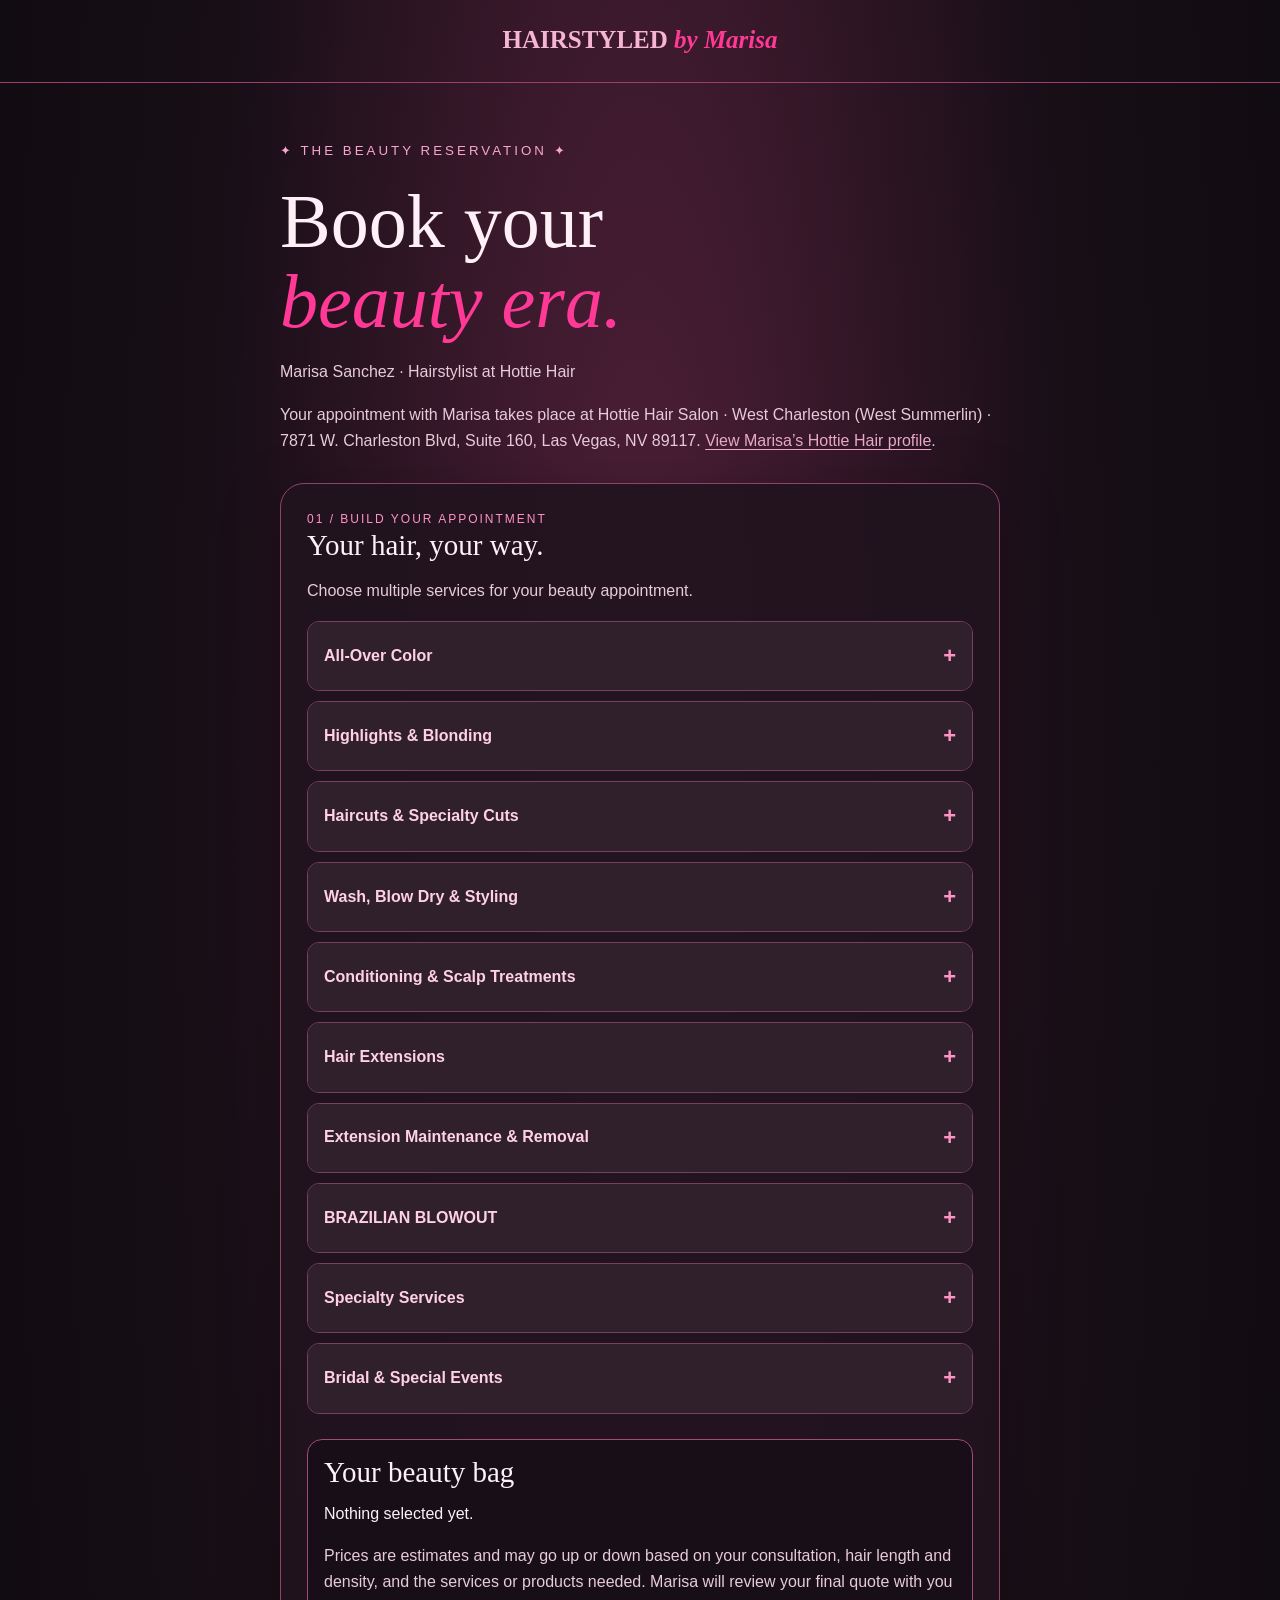
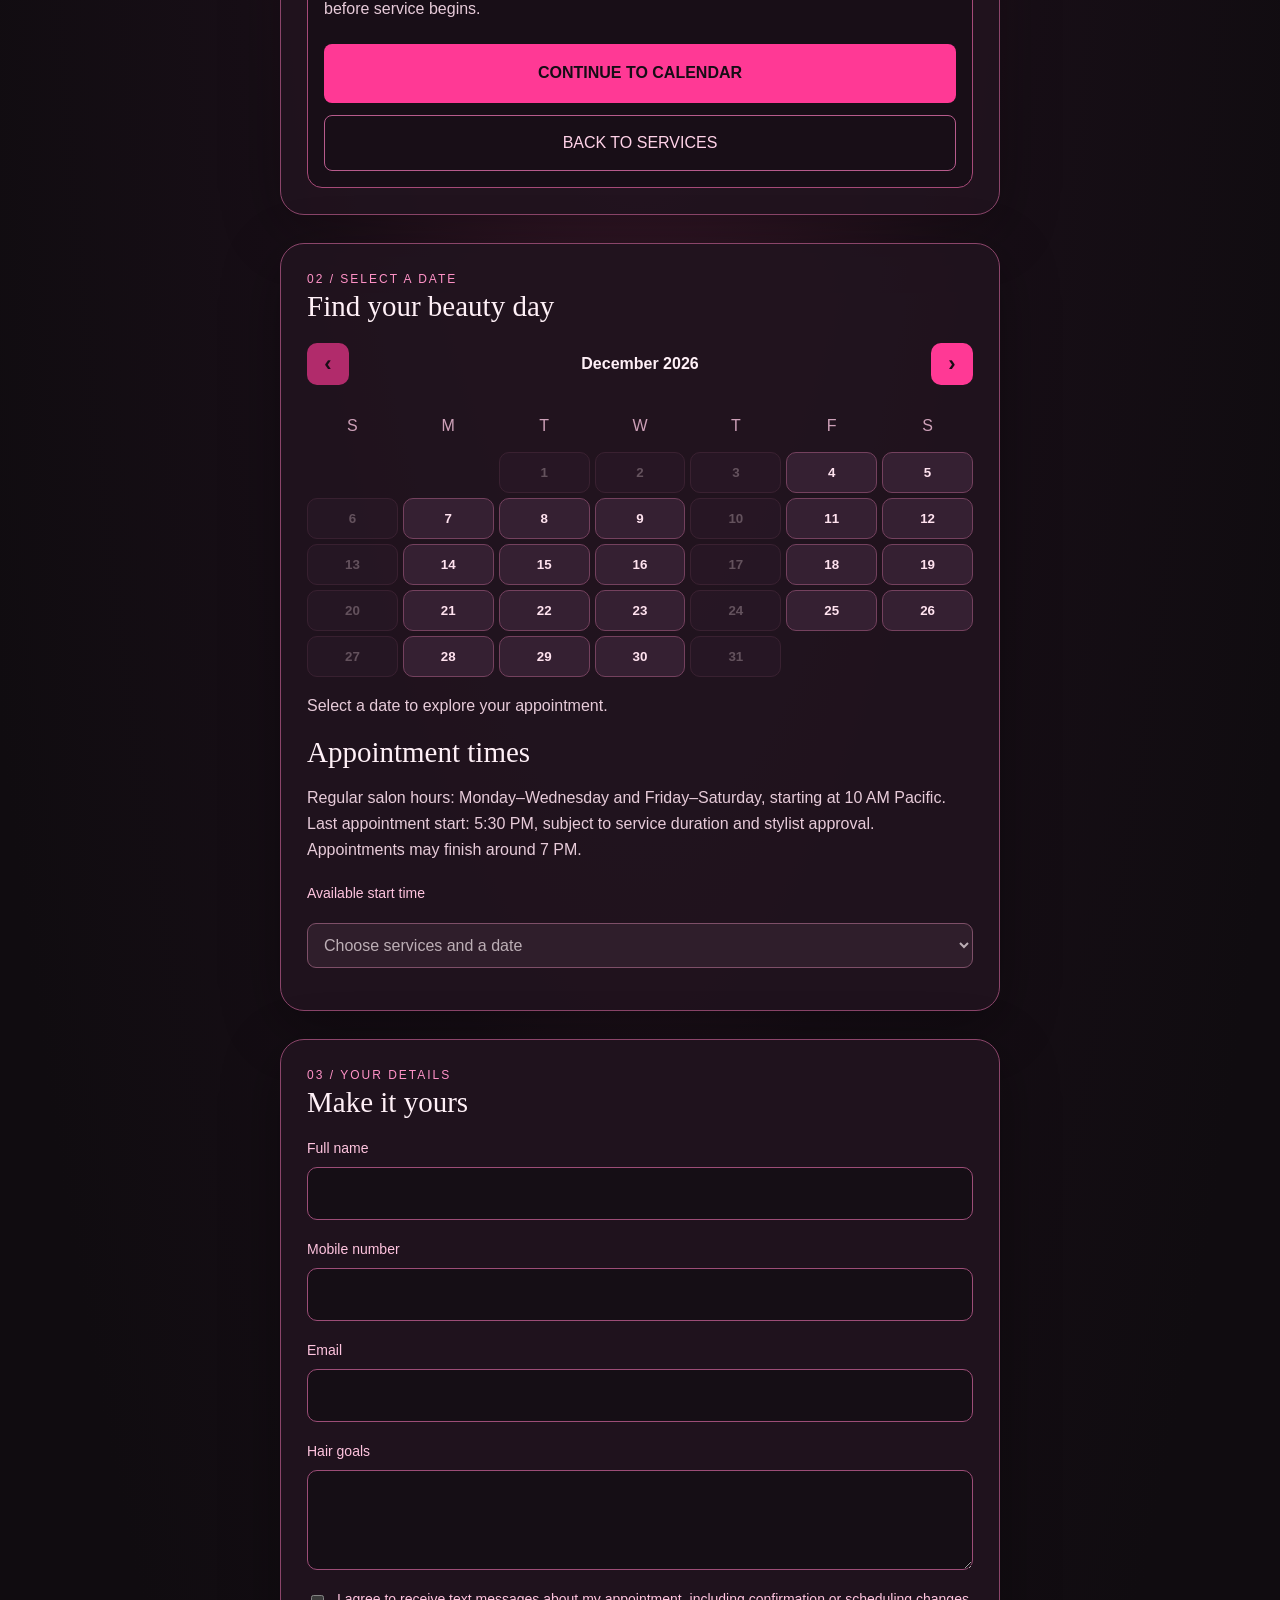
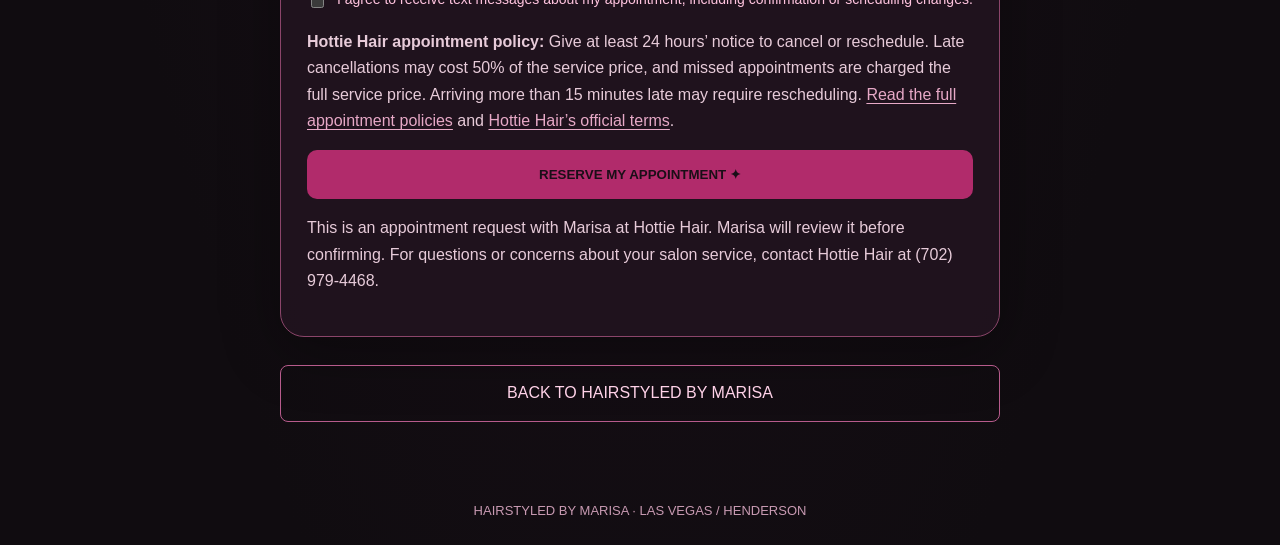
<file: booking.html>
<!doctype html><html lang="en"><head><meta charset="utf-8"><meta name="viewport" content="width=device-width, initial-scale=1"><title>Book your beauty appointment | Hairstyled by Marisa</title><style>*{box-sizing:border-box}body{margin:0;background:radial-gradient(ellipse at 50% 20%,#512039 0%,#170e16 48%,#100c10 80%);color:#fff0f7;font:16px/1.65 Arial,sans-serif;min-height:100vh}header{text-align:center;padding:26px 16px;border-bottom:1px solid #a03c70}header a{color:#f7b5d4;text-decoration:none;font: bold 25px Georgia,serif}em{color:#ff3995}main{max-width:760px;margin:auto;padding:54px 20px}small{letter-spacing:3px;color:#f9a6ce;text-transform:uppercase}h1{font:normal clamp(42px,9vw,76px)/1.05 Georgia,serif;margin:18px 0}p{color:#e7cbd9}section{border:1px solid #8b456a;background:#20131ee8;border-radius:24px;padding:26px;margin:28px 0;box-shadow:0 15px 60px #0005}h2{font:normal 29px Georgia,serif;margin:0 0 12px}a.button{display:block;text-align:center;background:#ff3995;color:#160d15;text-decoration:none;font-weight:bold;padding:16px;border-radius:8px;margin-top:22px}a.secondary{display:block;text-align:center;border:1px solid #b75b8c;color:#ffd2e8;text-decoration:none;padding:14px;border-radius:8px;margin-top:12px}footer{text-align:center;color:#c89ab2;font-size:13px;padding:24px}.tag{color:#ff92c7;font-size:12px;letter-spacing:2px}a:focus-visible{outline:3px solid white;outline-offset:4px}label{display:block;margin:18px 0;color:#ffc4df;font-size:14px}input,select,textarea{display:block;width:100%;margin-top:7px;padding:14px;border:1px solid #9c4d77;border-radius:10px;background:#150e15;color:#fff0f7;font:inherit;color-scheme:dark}label.consent{display:flex;gap:10px;align-items:flex-start}label.consent input{width:auto}button{width:100%;padding:17px;border:0;border-radius:10px;background:#ff3995;color:#180d14;font-weight:bold}button:disabled{opacity:.65}.month{display:flex;align-items:center;justify-content:space-between;margin:20px 0}.month button{width:42px;padding:8px;font-size:22px}.calendar{display:grid;grid-template-columns:repeat(7,minmax(0,1fr));gap:5px;text-align:center}.calendar span{padding:8px 0;color:#cda0b8}.calendar button{padding:12px 0;background:#352032;color:#ffe2ef;border:1px solid #74415e}.calendar button.chosen{background:#ff3995;color:#180d14}.calendar button:disabled{opacity:.3}details{border:1px solid #75415f;border-radius:12px;margin:10px 0;overflow:hidden}summary{padding:16px;cursor:pointer;font-weight:bold;color:#ffd0e6;background:#30202c}.item{display:flex;align-items:center;justify-content:space-between;gap:12px;padding:14px;border-top:1px solid #58334a}.item div{flex:1}.item small{display:block;letter-spacing:0;margin-top:5px;text-transform:none}.item button{width:auto;min-width:52px;padding:10px;white-space:nowrap}.basket{margin-top:25px;padding:16px;border:1px solid #a64a78;border-radius:15px;background:#180e17}#hairShop{margin-top:30px}#total{display:block;color:#ff9dcc;margin-top:15px}#services>details>details{margin:10px 12px;border-color:#69405a}#services>details>details>summary{background:#251822;font-size:14px}#services>details>summary{list-style:none;display:flex;justify-content:space-between;align-items:center;gap:10px}#services>details>summary::-webkit-details-marker{display:none}#services>details>summary:after{content:'+';font-size:22px;color:#ff92c7}#services>details[open]>summary:after{content:'−'}#appointment-time{font:inherit;color:#fff0f6;background:#362431;border:1px solid #a76a89;border-radius:9px;padding:12px;max-width:100%}main p a{color:#e7a9c7;text-underline-offset:3px}main p a:hover{color:#f4c7dc}.basket{scroll-margin-top:16px}.basket h2:focus{outline:none}.bag-actions{display:flex;flex:0 0 auto!important;gap:6px;align-items:center}.bag-actions button{min-width:40px}.bag-update{margin:0 0 8px;color:#e7a9c7}.bag-update:empty{display:none}</style></head><body><header><a href="/">HAIRSTYLED <em>by Marisa</em></a></header><main><small>✦ THE BEAUTY RESERVATION ✦</small><h1>Book your<br><em>beauty era.</em></h1><p>Marisa Sanchez · Hairstylist at Hottie Hair</p><p>Your appointment with Marisa takes place at Hottie Hair Salon · West Charleston (West Summerlin) · 7871 W. Charleston Blvd, Suite 160, Las Vegas, NV 89117. <a href="https://hottiehair.com/staff/marisa-sanchez">View Marisa’s Hottie Hair profile</a>.</p><section><div class="tag">01 / BUILD YOUR APPOINTMENT</div><h2>Your hair, your way.</h2><p>Choose multiple services for your beauty appointment.</p><div id="services"><details><summary>All-Over Color</summary><details><summary>All-Over Color</summary><div class="item"><div><strong>Full-Head Color — Long/Thick</strong><small>$180</small></div><button type="button" data-add="0">+ Add</button></div><div class="item"><div><strong>Full-Head Color — Medium/Thick to Long</strong><small>$145</small></div><button type="button" data-add="1">+ Add</button></div><div class="item"><div><strong>Full-Head Color — Short/Medium</strong><small>$115</small></div><button type="button" data-add="2">+ Add</button></div><div class="item"><div><strong>Full-Head Color — Very Short</strong><small>$65</small></div><button type="button" data-add="3">+ Add</button></div><div class="item"><div><strong>Root Touch-Up</strong><small>From $75</small></div><button type="button" data-add="4">+ Add</button></div><div class="item"><div><strong>Solid Bleach</strong><small>From $150</small></div><button type="button" data-add="5">+ Add</button></div></details><details><summary>Color Add-Ons</summary><div class="item"><div><strong>Formula 18 Additive</strong><small>$40–$50</small></div><button type="button" data-add="19">+ Add</button></div><div class="item"><div><strong>Glossing &amp; Glaze</strong><small>Consultation required</small></div><button type="button" data-add="20">+ Add</button></div><div class="item"><div><strong>Root Smudge</strong><small>$55</small></div><button type="button" data-add="21">+ Add</button></div><div class="item"><div><strong>Toner</strong><small>$40</small></div><button type="button" data-add="22">+ Add</button></div></details></details><details><summary>Highlights &amp; Blonding</summary><details><summary>Highlights &amp; Blonding</summary><div class="item"><div><strong>Baby Lights</strong><small>From $195</small></div><button type="button" data-add="77">+ Add</button></div><div class="item"><div><strong>Foiled Highlights</strong><small>From $165</small></div><button type="button" data-add="78">+ Add</button></div><div class="item"><div><strong>Full Highlights/Lowlights — Long/Thick</strong><small>$290</small></div><button type="button" data-add="79">+ Add</button></div><div class="item"><div><strong>Full Highlights/Lowlights — Medium/Long</strong><small>$230</small></div><button type="button" data-add="80">+ Add</button></div><div class="item"><div><strong>Full Highlights/Lowlights — Short/Medium</strong><small>$200</small></div><button type="button" data-add="81">+ Add</button></div><div class="item"><div><strong>Full Highlights/Lowlights — Very Short</strong><small>$170</small></div><button type="button" data-add="82">+ Add</button></div><div class="item"><div><strong>Partial Highlights — Long/Thick</strong><small>$205</small></div><button type="button" data-add="83">+ Add</button></div><div class="item"><div><strong>Partial Highlights — Medium/Long</strong><small>$175</small></div><button type="button" data-add="84">+ Add</button></div><div class="item"><div><strong>Partial Highlights — Short/Medium</strong><small>$155</small></div><button type="button" data-add="85">+ Add</button></div><div class="item"><div><strong>Partial Highlights — Very Short</strong><small>$125</small></div><button type="button" data-add="86">+ Add</button></div><div class="item"><div><strong>Platinum Card</strong><small>From $250</small></div><button type="button" data-add="87">+ Add</button></div></details><details><summary>Balayage &amp; Specialty Color</summary><div class="item"><div><strong>Balayage — Long/Thick</strong><small>$290</small></div><button type="button" data-add="6">+ Add</button></div><div class="item"><div><strong>Balayage — Medium/Thick to Long</strong><small>$230</small></div><button type="button" data-add="7">+ Add</button></div><div class="item"><div><strong>Balayage — Short/Medium</strong><small>$200</small></div><button type="button" data-add="8">+ Add</button></div><div class="item"><div><strong>Balayage — Very Short</strong><small>$170</small></div><button type="button" data-add="9">+ Add</button></div><div class="item"><div><strong>Color Correction</strong><small>From $150</small></div><button type="button" data-add="10">+ Add</button></div><div class="item"><div><strong>Full Balayage</strong><small>$275–$350</small></div><button type="button" data-add="11">+ Add</button></div><div class="item"><div><strong>Highlights &amp; Lowlights</strong><small>From $185</small></div><button type="button" data-add="12">+ Add</button></div><div class="item"><div><strong>Partial Balayage</strong><small>$225–$275</small></div><button type="button" data-add="13">+ Add</button></div><div class="item"><div><strong>Reverse Balayage</strong><small>From $195</small></div><button type="button" data-add="14">+ Add</button></div></details></details><details><summary>Haircuts &amp; Specialty Cuts</summary><div class="item"><div><strong>Women’s Very Short Haircut</strong><small>$53 · 30 min</small></div><button type="button" data-add="104">+ Add</button></div><div class="item"><div><strong>Short to Medium Haircut</strong><small>$73 · 45 min</small></div><button type="button" data-add="105">+ Add</button></div><div class="item"><div><strong>Thick, Long or Specialty Cut</strong><small>$103 · 75 min</small></div><button type="button" data-add="99">+ Add</button></div><div class="item"><div><strong>Quick Dry Trim</strong><small>$48</small></div><button type="button" data-add="74">+ Add</button></div><div class="item"><div><strong>Signature Haircut, Shampoo &amp; Style</strong><small>From $68</small></div><button type="button" data-add="76">+ Add</button></div></details><details><summary>Wash, Blow Dry &amp; Styling</summary><div class="item"><div><strong>Dry Styling — Curls</strong><small>$45</small></div><button type="button" data-add="72">+ Add</button></div><div class="item"><div><strong>Dry Styling — Flat Iron</strong><small>$45</small></div><button type="button" data-add="73">+ Add</button></div><div class="item"><div><strong>Wash, Blow Dry &amp; Style — Short to Medium</strong><small>$55 · 45 min</small></div><button type="button" data-add="106">+ Add</button></div><div class="item"><div><strong>Wash, Blow Dry &amp; Style — Medium to Long</strong><small>$70 · 60 min</small></div><button type="button" data-add="107">+ Add</button></div><div class="item"><div><strong>Wash, Blow Dry &amp; Style — Long and/or Thick</strong><small>$95 · 75 min</small></div><button type="button" data-add="108">+ Add</button></div><div class="item"><div><strong>Wash, Blow Dry &amp; Style — Long, Thick and/or Extensions</strong><small>$115 · 90 min</small></div><button type="button" data-add="109">+ Add</button></div></details><details><summary>Conditioning &amp; Scalp Treatments</summary><div class="item"><div><strong>Formula 18 Conditioning Treatment</strong><small>$38</small></div><button type="button" data-add="23">+ Add</button></div><div class="item"><div><strong>Formula 18 Deep Conditioning Masque</strong><small>$40</small></div><button type="button" data-add="24">+ Add</button></div><div class="item"><div><strong>L’Oréal Metal Detox</strong><small>$25</small></div><button type="button" data-add="25">+ Add</button></div><div class="item"><div><strong>Milbon Enhancing Vivacity Scalp Treatment</strong><small>$100</small></div><button type="button" data-add="26">+ Add</button></div><div class="item"><div><strong>Milbon Reawaken 4-Step Treatment</strong><small>$75</small></div><button type="button" data-add="27">+ Add</button></div><div class="item"><div><strong>Milbon Scalp-to-Ends Combo</strong><small>$150</small></div><button type="button" data-add="28">+ Add</button></div></details><details><summary>Hair Extensions</summary><details><summary>Clip-in Extension Services</summary><div class="item"><div><strong>Clip-in Extension Consultation / Fitting</strong><small>Service quote required</small></div><button type="button" data-add="100">+ Add</button></div><div class="item"><div><strong>Clip-in Hair — 18–26 inch</strong><small>Hair from <summary>Hair Extensions</summary>80; up to $350</small></div><button type="button" data-add="101">+ Add</button></div></details><details><summary>Halo / Instant Extension Services</summary><div class="item"><div><strong>Halo Extension Consultation / Fitting</strong><small>Service quote required</small></div><button type="button" data-add="102">+ Add</button></div><div class="item"><div><strong>16-inch Halo Hair — 100g</strong><small>Hair from <summary>Hair Extensions</summary>60</small></div><button type="button" data-add="103">+ Add</button></div></details><details><summary>Tape-in extensions</summary><div class="tag" style="padding:12px">INSTALLATION</div><div class="item"><div><strong>Tape-In — 10 pieces</strong><small>$90</small></div><button type="button" data-add="38">+ Add</button></div><div class="item"><div><strong>Tape-In — 20 pieces</strong><small>$175</small></div><button type="button" data-add="39">+ Add</button></div><div class="item"><div><strong>Tape-In — 30 pieces</strong><small>$265</small></div><button type="button" data-add="40">+ Add</button></div><div class="item"><div><strong>Tape-In — 40 pieces</strong><small>$350</small></div><button type="button" data-add="41">+ Add</button></div><div class="item"><div><strong>Tape-In — 50–60 pieces</strong><small>$400</small></div><button type="button" data-add="42">+ Add</button></div><div class="item"><div><strong>Tape-In — 70–80 pieces</strong><small>$450</small></div><button type="button" data-add="43">+ Add</button></div><div class="tag" style="padding:12px">OPTIONAL MATCHING HAIR</div><p style="padding:0 14px">Add hair packs below or bring your own. Compatibility confirmed by your stylist.</p><div class="item"><div><strong>Tape-in — 18-inch Russian Virgin 10 pieces 20g</strong><small>Published starting hair-only price $200.00</small></div><button type="button" data-add="63">+ Add</button></div><div class="item"><div><strong>Tape-in — 20-inch Russian Remy 10 pieces 25g</strong><small>Published starting hair-only price $125.00</small></div><button type="button" data-add="64">+ Add</button></div><div class="item"><div><strong>Tape-in — 22-inch Russian Virgin 10 pieces</strong><small>Published starting hair-only price $300.00</small></div><button type="button" data-add="65">+ Add</button></div><div class="item"><div><strong>Tape-in — 26-inch Russian Remy 10 pieces 25g</strong><small>Published starting hair-only price $175.00</small></div><button type="button" data-add="66">+ Add</button></div></details><details><summary>K-tip extensions</summary><div class="tag" style="padding:12px">INSTALLATION</div><div class="item"><div><strong>K-Tip Installation</strong><small>$125 / 25 strands</small></div><button type="button" data-add="36">+ Add</button></div><div class="tag" style="padding:12px">OPTIONAL MATCHING HAIR</div><p style="padding:0 14px">Add hair packs below or bring your own. Compatibility confirmed by your stylist.</p><div class="item"><div><strong>K-tip — 20-inch Russian Remy 25 strands</strong><small>Published starting hair-only price $125.00</small></div><button type="button" data-add="61">+ Add</button></div></details><details><summary>I-tip extensions</summary><div class="tag" style="padding:12px">INSTALLATION</div><div class="item"><div><strong>I-Tip Installation</strong><small>$100 / 25 strands</small></div><button type="button" data-add="35">+ Add</button></div><div class="tag" style="padding:12px">OPTIONAL MATCHING HAIR</div><p style="padding:0 14px">Add hair packs below or bring your own. Compatibility confirmed by your stylist.</p><div class="item"><div><strong>I-tip — 22-inch Russian Virgin 25 strands</strong><small>Published starting hair-only price $300.00</small></div><button type="button" data-add="60">+ Add</button></div></details><details><summary>Butterfly weft</summary><div class="tag" style="padding:12px">INSTALLATION</div><div class="item"><div><strong>Butterfly Weft</strong><small>$125 / row</small></div><button type="button" data-add="34">+ Add</button></div><div class="tag" style="padding:12px">OPTIONAL MATCHING HAIR</div><p style="padding:0 14px">Add hair packs below or bring your own. Compatibility confirmed by your stylist.</p><div class="item"><div><strong>Butterfly weft — Standard 50g</strong><small>Published example hair-only price $450.00</small></div><button type="button" data-add="46">+ Add</button></div></details><details><summary>Mini / Genius beaded weft</summary><div class="tag" style="padding:12px">INSTALLATION</div><div class="item"><div><strong>Mini/Genius Weft — Beaded</strong><small>$105 / row</small></div><button type="button" data-add="37">+ Add</button></div><div class="tag" style="padding:12px">OPTIONAL MATCHING HAIR</div><p style="padding:0 14px">Add hair packs below or bring your own. Compatibility confirmed by your stylist.</p><div class="item"><div><strong>Mini/Genius weft — Standard platinum example</strong><small>Published example hair-only price $600.00</small></div><button type="button" data-add="62">+ Add</button></div></details><details><summary>Volume beaded weft</summary><div class="tag" style="padding:12px">INSTALLATION</div><div class="item"><div><strong>Volume Weft — Beaded</strong><small>$105 / row</small></div><button type="button" data-add="44">+ Add</button></div><div class="tag" style="padding:12px">OPTIONAL MATCHING HAIR</div><p style="padding:0 14px">Add hair packs below or bring your own. Compatibility confirmed by your stylist.</p><div class="item"><div><strong>Weft — 20-inch Russian Remy 100g</strong><small>Published starting hair-only price $400.00</small></div><button type="button" data-add="70">+ Add</button></div><div class="item"><div><strong>Weft — 26-inch Russian Remy 100g</strong><small>Published starting hair-only price $600.00</small></div><button type="button" data-add="71">+ Add</button></div></details><details><summary>Hand-tied / sew-in weft</summary><div class="tag" style="padding:12px">INSTALLATION</div><div class="item"><div><strong>Volume Weft — Hand-Tied</strong><small>$165 / row</small></div><button type="button" data-add="45">+ Add</button></div><div class="tag" style="padding:12px">OPTIONAL MATCHING HAIR</div><p style="padding:0 14px">Add hair packs below or bring your own. Compatibility confirmed by your stylist.</p><div class="item"><div><strong>Hand-tied — 20-inch Russian Virgin</strong><small>Published starting hair-only price $275.00</small></div><button type="button" data-add="58">+ Add</button></div><div class="item"><div><strong>Hand-tied — 24-inch Russian Remy</strong><small>Published starting hair-only price $600.00</small></div><button type="button" data-add="59">+ Add</button></div><div class="item"><div><strong>Weft — 20-inch Russian Remy 100g</strong><small>Published starting hair-only price $400.00</small></div><button type="button" data-add="70">+ Add</button></div><div class="item"><div><strong>Weft — 26-inch Russian Remy 100g</strong><small>Published starting hair-only price $600.00</small></div><button type="button" data-add="71">+ Add</button></div></details></details><details><summary>Extension Maintenance &amp; Removal</summary><div class="item"><div><strong>Custom Extension Color Matching</strong><small>Quote if additional color needed</small></div><button type="button" data-add="29">+ Add</button></div><div class="item"><div><strong>Extension Consultation</strong><small>Free</small></div><button type="button" data-add="30">+ Add</button></div><div class="item"><div><strong>Extension Maintenance</strong><small>From $150</small></div><button type="button" data-add="31">+ Add</button></div><div class="item"><div><strong>Extension Removal</strong><small>$95 / hour</small></div><button type="button" data-add="32">+ Add</button></div><div class="item"><div><strong>Extension Repair</strong><small>Consultation required</small></div><button type="button" data-add="33">+ Add</button></div></details><details><summary>BRAZILIAN BLOWOUT</summary><div class="item"><div><strong>Brazilian Blowout — Long</strong><small>$310</small></div><button type="button" data-add="88">+ Add</button></div><div class="item"><div><strong>Brazilian Blowout — Long/Thick</strong><small>$340</small></div><button type="button" data-add="89">+ Add</button></div><div class="item"><div><strong>Brazilian Blowout — Regular</strong><small>$280</small></div><button type="button" data-add="90">+ Add</button></div><div class="item"><div><strong>Japanese Thermal Straightening</strong><small>From $400</small></div><button type="button" data-add="91">+ Add</button></div><div class="item"><div><strong>Keratin Treatment</strong><small>Consultation required</small></div><button type="button" data-add="92">+ Add</button></div></details><details><summary>Specialty Services</summary><div class="item"><div><strong>Chemical Damage Correction</strong><small>Custom quote</small></div><button type="button" data-add="93">+ Add</button></div><div class="item"><div><strong>Express Extension Services</strong><small>Custom quote</small></div><button type="button" data-add="94">+ Add</button></div><div class="item"><div><strong>Hair Loss Consultation</strong><small>Free</small></div><button type="button" data-add="95">+ Add</button></div><div class="item"><div><strong>Hair Topper Consultation</strong><small>Custom quote</small></div><button type="button" data-add="96">+ Add</button></div><div class="item"><div><strong>Heat Damage Recovery</strong><small>Custom quote</small></div><button type="button" data-add="97">+ Add</button></div><div class="item"><div><strong>Mesh Integration</strong><small>Custom quote</small></div><button type="button" data-add="98">+ Add</button></div></details><details><summary>Bridal &amp; Special Events</summary><div class="item"><div><strong>Bridal Hair &amp; Makeup</strong><small>Consultation required</small></div><button type="button" data-add="15">+ Add</button></div><div class="item"><div><strong>Bridal Party Styling</strong><small>Consultation required</small></div><button type="button" data-add="16">+ Add</button></div><div class="item"><div><strong>Event Styling</strong><small>Consultation required</small></div><button type="button" data-add="17">+ Add</button></div><div class="item"><div><strong>Wedding Packages</strong><small>Custom quote</small></div><button type="button" data-add="18">+ Add</button></div></details></div><div id="hairShop" hidden></div><div class="basket" id="beauty-bag"><h2 id="bag-heading" tabindex="-1">Your beauty bag</h2><p class="bag-update" id="bag-update" role="status"></p><div id="bag">Nothing selected yet.</div><strong id="total"></strong><p>Prices are estimates and may go up or down based on your consultation, hair length and density, and the services or products needed. Marisa will review your final quote with you before service begins.</p><a class="button" href="#calendar">CONTINUE TO CALENDAR</a><a class="secondary" href="#services">BACK TO SERVICES</a></div></section><section><div class="tag">02 / SELECT A DATE</div><h2>Find your beauty day</h2><div class="month"><button id="prev" aria-label="Previous month">‹</button><strong id="month"></strong><button id="next" aria-label="Next month">›</button></div><div id="calendar" class="calendar"></div><p id="selected" aria-live="polite">Select a date to explore your appointment.</p><h2>Appointment times</h2><p>Regular salon hours: Monday–Wednesday and Friday–Saturday, starting at 10 AM Pacific. Last appointment start: 5:30 PM, subject to service duration and stylist approval. Appointments may finish around 7 PM.</p><label for="appointment-time">Available start time</label><select id="appointment-time" disabled><option value="">Choose services and a date</option></select><p id="slot-message" role="status"></p></section><section><div class="tag">03 / YOUR DETAILS</div><h2>Make it yours</h2><form id="appointment-form"><label>Full name<input name="fullName" autocomplete="name" required minlength="2" maxlength="100"></label><label>Mobile number<input name="phone" type="tel" autocomplete="tel" required maxlength="24"></label><label>Email<input name="email" type="email" autocomplete="email" required maxlength="254"></label><label>Hair goals<textarea name="goals" rows="3" maxlength="1000"></textarea></label><label class="consent"><input type="checkbox" name="consent" required> I agree to receive text messages about my appointment, including confirmation or scheduling changes.</label><p><strong>Hottie Hair appointment policy:</strong> Give at least 24 hours’ notice to cancel or reschedule. Late cancellations may cost 50% of the service price, and missed appointments are charged the full service price. Arriving more than 15 minutes late may require rescheduling. <a href="/policies.html">Read the full appointment policies</a> and <a href="https://hottiehair.com/terms">Hottie Hair’s official terms</a>.</p><button id="reserve" disabled>RESERVE MY APPOINTMENT ✦</button><p>This is an appointment request with Marisa at Hottie Hair. Marisa will review it before confirming. For questions or concerns about your salon service, contact Hottie Hair at (702) 979-4468.</p><p id="booking-message" role="status" tabindex="-1"></p></form></section><a class="secondary" href="/">BACK TO HAIRSTYLED BY MARISA</a></main><footer>HAIRSTYLED BY MARISA · LAS VEGAS / HENDERSON</footer><script>const catalog=[{"name":"Full-Head Color — Long/Thick","category":"All-Over Color","price_cents":18000,"pricing_unit":"$180"},{"name":"Full-Head Color — Medium/Thick to Long","category":"All-Over Color","price_cents":14500,"pricing_unit":"$145"},{"name":"Full-Head Color — Short/Medium","category":"All-Over Color","price_cents":11500,"pricing_unit":"$115"},{"name":"Full-Head Color — Very Short","category":"All-Over Color","price_cents":6500,"pricing_unit":"$65"},{"name":"Root Touch-Up","category":"All-Over Color","price_cents":7500,"pricing_unit":"From $75"},{"name":"Solid Bleach","category":"All-Over Color","price_cents":15000,"pricing_unit":"From $150"},{"name":"Balayage — Long/Thick","category":"Balayage & Specialty Color","price_cents":29000,"pricing_unit":"$290"},{"name":"Balayage — Medium/Thick to Long","category":"Balayage & Specialty Color","price_cents":23000,"pricing_unit":"$230"},{"name":"Balayage — Short/Medium","category":"Balayage & Specialty Color","price_cents":20000,"pricing_unit":"$200"},{"name":"Balayage — Very Short","category":"Balayage & Specialty Color","price_cents":17000,"pricing_unit":"$170"},{"name":"Color Correction","category":"Balayage & Specialty Color","price_cents":15000,"pricing_unit":"From $150"},{"name":"Full Balayage","category":"Balayage & Specialty Color","price_cents":27500,"pricing_unit":"$275–$350"},{"name":"Highlights & Lowlights","category":"Balayage & Specialty Color","price_cents":18500,"pricing_unit":"From $185"},{"name":"Partial Balayage","category":"Balayage & Specialty Color","price_cents":22500,"pricing_unit":"$225–$275"},{"name":"Reverse Balayage","category":"Balayage & Specialty Color","price_cents":19500,"pricing_unit":"From $195"},{"name":"Bridal Hair & Makeup","category":"Bridal & Special Events","price_cents":null,"pricing_unit":"Consultation required"},{"name":"Bridal Party Styling","category":"Bridal & Special Events","price_cents":null,"pricing_unit":"Consultation required"},{"name":"Event Styling","category":"Bridal & Special Events","price_cents":null,"pricing_unit":"Consultation required"},{"name":"Wedding Packages","category":"Bridal & Special Events","price_cents":null,"pricing_unit":"Custom quote"},{"name":"Formula 18 Additive","category":"Color Add-Ons","price_cents":4000,"pricing_unit":"$40–$50"},{"name":"Glossing & Glaze","category":"Color Add-Ons","price_cents":null,"pricing_unit":"Consultation required"},{"name":"Root Smudge","category":"Color Add-Ons","price_cents":5500,"pricing_unit":"$55"},{"name":"Toner","category":"Color Add-Ons","price_cents":4000,"pricing_unit":"$40"},{"name":"Formula 18 Conditioning Treatment","category":"Conditioning & Scalp Treatments","price_cents":3800,"pricing_unit":"$38"},{"name":"Formula 18 Deep Conditioning Masque","category":"Conditioning & Scalp Treatments","price_cents":4000,"pricing_unit":"$40"},{"name":"L’Oréal Metal Detox","category":"Conditioning & Scalp Treatments","price_cents":2500,"pricing_unit":"$25"},{"name":"Milbon Enhancing Vivacity Scalp Treatment","category":"Conditioning & Scalp Treatments","price_cents":10000,"pricing_unit":"$100"},{"name":"Milbon Reawaken 4-Step Treatment","category":"Conditioning & Scalp Treatments","price_cents":7500,"pricing_unit":"$75"},{"name":"Milbon Scalp-to-Ends Combo","category":"Conditioning & Scalp Treatments","price_cents":15000,"pricing_unit":"$150"},{"name":"Custom Extension Color Matching","category":"Extension Maintenance & Removal","price_cents":null,"pricing_unit":"Quote if additional color needed"},{"name":"Extension Consultation","category":"Extension Maintenance & Removal","price_cents":0,"pricing_unit":"Free"},{"name":"Extension Maintenance","category":"Extension Maintenance & Removal","price_cents":15000,"pricing_unit":"From $150"},{"name":"Extension Removal","category":"Extension Maintenance & Removal","price_cents":9500,"pricing_unit":"$95 / hour"},{"name":"Extension Repair","category":"Extension Maintenance & Removal","price_cents":null,"pricing_unit":"Consultation required"},{"name":"Butterfly Weft","category":"Hair Extension Installation","price_cents":12500,"pricing_unit":"$125 / row"},{"name":"I-Tip Installation","category":"Hair Extension Installation","price_cents":10000,"pricing_unit":"$100 / 25 strands"},{"name":"K-Tip Installation","category":"Hair Extension Installation","price_cents":12500,"pricing_unit":"$125 / 25 strands"},{"name":"Mini/Genius Weft — Beaded","category":"Hair Extension Installation","price_cents":10500,"pricing_unit":"$105 / row"},{"name":"Tape-In — 10 pieces","category":"Hair Extension Installation","price_cents":9000,"pricing_unit":"$90"},{"name":"Tape-In — 20 pieces","category":"Hair Extension Installation","price_cents":17500,"pricing_unit":"$175"},{"name":"Tape-In — 30 pieces","category":"Hair Extension Installation","price_cents":26500,"pricing_unit":"$265"},{"name":"Tape-In — 40 pieces","category":"Hair Extension Installation","price_cents":35000,"pricing_unit":"$350"},{"name":"Tape-In — 50–60 pieces","category":"Hair Extension Installation","price_cents":40000,"pricing_unit":"$400"},{"name":"Tape-In — 70–80 pieces","category":"Hair Extension Installation","price_cents":45000,"pricing_unit":"$450"},{"name":"Volume Weft — Beaded","category":"Hair Extension Installation","price_cents":10500,"pricing_unit":"$105 / row"},{"name":"Volume Weft — Hand-Tied","category":"Hair Extension Installation","price_cents":16500,"pricing_unit":"$165 / row"},{"name":"Butterfly weft — Standard 50g","category":"Hair only — Butterfly weft","price_cents":45000,"pricing_unit":"Published example hair-only price $450.00"},{"name":"Clip-in — 18-inch Indian Remy 120g","category":"Hair only — Clip-in","price_cents":18000,"pricing_unit":"Published starting hair-only price $180.00"},{"name":"Clip-in — 18-inch Russian Remy 120g","category":"Hair only — Clip-in","price_cents":25000,"pricing_unit":"Published starting hair-only price $250.00"},{"name":"Clip-in — 20-inch Russian Remy 160g","category":"Hair only — Clip-in","price_cents":35000,"pricing_unit":"Published starting hair-only price $350.00"},{"name":"Clip-in — 22-inch Brazilian body wave 140g","category":"Hair only — Clip-in","price_cents":29500,"pricing_unit":"Published starting hair-only price $295.00"},{"name":"Clip-in — 22-inch Indian Remy 160g","category":"Hair only — Clip-in","price_cents":29500,"pricing_unit":"Published starting hair-only price $295.00"},{"name":"Clip-in — 24-inch Indian Remy 160g","category":"Hair only — Clip-in","price_cents":35000,"pricing_unit":"Published starting hair-only price $350.00"},{"name":"Halo — 16-inch Clipo hybrid 120g","category":"Hair only — Halo","price_cents":25000,"pricing_unit":"Published starting hair-only price $250.00"},{"name":"Halo — 16-inch human hair 100g","category":"Hair only — Halo","price_cents":16000,"pricing_unit":"Published starting hair-only price $160.00"},{"name":"Halo — 20-inch Clipo hybrid 150g","category":"Hair only — Halo","price_cents":35000,"pricing_unit":"Published starting hair-only price $350.00"},{"name":"Halo — 20-inch human hair 120g","category":"Hair only — Halo","price_cents":20000,"pricing_unit":"Published starting hair-only price $200.00"},{"name":"Halo — 24-inch instant 150g","category":"Hair only — Halo","price_cents":29999,"pricing_unit":"Published starting hair-only price $299.99"},{"name":"Hand-tied — 20-inch Russian Virgin","category":"Hair only — Hand-tied","price_cents":27500,"pricing_unit":"Published starting hair-only price $275.00"},{"name":"Hand-tied — 24-inch Russian Remy","category":"Hair only — Hand-tied","price_cents":60000,"pricing_unit":"Published starting hair-only price $600.00"},{"name":"I-tip — 22-inch Russian Virgin 25 strands","category":"Hair only — I-tip","price_cents":30000,"pricing_unit":"Published starting hair-only price $300.00"},{"name":"K-tip — 20-inch Russian Remy 25 strands","category":"Hair only — K-tip","price_cents":12500,"pricing_unit":"Published starting hair-only price $125.00"},{"name":"Mini/Genius weft — Standard platinum example","category":"Hair only — Mini/Genius weft","price_cents":60000,"pricing_unit":"Published example hair-only price $600.00"},{"name":"Tape-in — 18-inch Russian Virgin 10 pieces 20g","category":"Hair only — Tape-in","price_cents":20000,"pricing_unit":"Published starting hair-only price $200.00"},{"name":"Tape-in — 20-inch Russian Remy 10 pieces 25g","category":"Hair only — Tape-in","price_cents":12500,"pricing_unit":"Published starting hair-only price $125.00"},{"name":"Tape-in — 22-inch Russian Virgin 10 pieces","category":"Hair only — Tape-in","price_cents":30000,"pricing_unit":"Published starting hair-only price $300.00"},{"name":"Tape-in — 26-inch Russian Remy 10 pieces 25g","category":"Hair only — Tape-in","price_cents":17500,"pricing_unit":"Published starting hair-only price $175.00"},{"name":"Topper — 10-inch curly human hair","category":"Hair only — Topper","price_cents":20000,"pricing_unit":"Published starting hair-only price $200.00"},{"name":"Topper — 12–14-inch Indian Remy","category":"Hair only — Topper","price_cents":18000,"pricing_unit":"Published starting hair-only price $180.00"},{"name":"Topper — 14-inch Russian Remy","category":"Hair only — Topper","price_cents":70000,"pricing_unit":"Published starting hair-only price $700.00"},{"name":"Weft — 20-inch Russian Remy 100g","category":"Hair only — Weft","price_cents":40000,"pricing_unit":"Published starting hair-only price $400.00"},{"name":"Weft — 26-inch Russian Remy 100g","category":"Hair only — Weft","price_cents":60000,"pricing_unit":"Published starting hair-only price $600.00"},{"name":"Dry Styling — Curls","category":"Haircuts & Styling","price_cents":4500,"pricing_unit":"$45"},{"name":"Dry Styling — Flat Iron","category":"Haircuts & Styling","price_cents":4500,"pricing_unit":"$45"},{"name":"Quick Dry Trim","category":"Haircuts & Styling","price_cents":4800,"pricing_unit":"$48"},{"name":"Shampoo, Blow Dry & Style","category":"Haircuts & Styling","price_cents":4500,"pricing_unit":"$45"},{"name":"Signature Haircut, Shampoo & Style","category":"Haircuts & Styling","price_cents":6800,"pricing_unit":"From $68"},{"name":"Baby Lights","category":"Highlights & Blonding","price_cents":19500,"pricing_unit":"From $195"},{"name":"Foiled Highlights","category":"Highlights & Blonding","price_cents":16500,"pricing_unit":"From $165"},{"name":"Full Highlights/Lowlights — Long/Thick","category":"Highlights & Blonding","price_cents":29000,"pricing_unit":"$290"},{"name":"Full Highlights/Lowlights — Medium/Long","category":"Highlights & Blonding","price_cents":23000,"pricing_unit":"$230"},{"name":"Full Highlights/Lowlights — Short/Medium","category":"Highlights & Blonding","price_cents":20000,"pricing_unit":"$200"},{"name":"Full Highlights/Lowlights — Very Short","category":"Highlights & Blonding","price_cents":17000,"pricing_unit":"$170"},{"name":"Partial Highlights — Long/Thick","category":"Highlights & Blonding","price_cents":20500,"pricing_unit":"$205"},{"name":"Partial Highlights — Medium/Long","category":"Highlights & Blonding","price_cents":17500,"pricing_unit":"$175"},{"name":"Partial Highlights — Short/Medium","category":"Highlights & Blonding","price_cents":15500,"pricing_unit":"$155"},{"name":"Partial Highlights — Very Short","category":"Highlights & Blonding","price_cents":12500,"pricing_unit":"$125"},{"name":"Platinum Card","category":"Highlights & Blonding","price_cents":25000,"pricing_unit":"From $250"},{"name":"Brazilian Blowout — Long","category":"Smoothing & Texture","price_cents":31000,"pricing_unit":"$310"},{"name":"Brazilian Blowout — Long/Thick","category":"Smoothing & Texture","price_cents":34000,"pricing_unit":"$340"},{"name":"Brazilian Blowout — Regular","category":"Smoothing & Texture","price_cents":28000,"pricing_unit":"$280"},{"name":"Japanese Thermal Straightening","category":"Smoothing & Texture","price_cents":40000,"pricing_unit":"From $400"},{"name":"Keratin Treatment","category":"Smoothing & Texture","price_cents":null,"pricing_unit":"Consultation required"},{"name":"Chemical Damage Correction","category":"Specialty Services","price_cents":null,"pricing_unit":"Custom quote"},{"name":"Express Extension Services","category":"Specialty Services","price_cents":null,"pricing_unit":"Custom quote"},{"name":"Hair Loss Consultation","category":"Specialty Services","price_cents":0,"pricing_unit":"Free"},{"name":"Hair Topper Consultation","category":"Specialty Services","price_cents":null,"pricing_unit":"Custom quote"},{"name":"Heat Damage Recovery","category":"Specialty Services","price_cents":null,"pricing_unit":"Custom quote"},{"name":"Mesh Integration","category":"Specialty Services","price_cents":null,"pricing_unit":"Custom quote"},{"name":"Thick, Long or Specialty Cut","category":"Haircuts & Styling","price_cents":10300,"pricing_unit":"$103 · 75 min"},{"name":"Clip-in Extension Consultation / Fitting","category":"Temporary Extensions","price_cents":null,"pricing_unit":"Service quote required"},{"name":"Clip-in Hair — 18–26 inch","category":"Temporary Extensions","price_cents":18000,"pricing_unit":"Hair from $180; up to $350"},{"name":"Halo Extension Consultation / Fitting","category":"Temporary Extensions","price_cents":null,"pricing_unit":"Service quote required"},{"name":"16-inch Halo Hair — 100g","category":"Temporary Extensions","price_cents":16000,"pricing_unit":"Hair from $160"},{"name":"Women’s Very Short Haircut","category":"Haircuts & Styling","price_cents":5300,"pricing_unit":"$53 · 30 min"},{"name":"Short to Medium Haircut","category":"Haircuts & Styling","price_cents":7300,"pricing_unit":"$73 · 45 min"},{"name":"Wash, Blow Dry & Style — Short to Medium","category":"Haircuts & Styling","price_cents":5500,"pricing_unit":"$55 · 45 min"},{"name":"Wash, Blow Dry & Style — Medium to Long","category":"Haircuts & Styling","price_cents":7000,"pricing_unit":"$70 · 60 min"},{"name":"Wash, Blow Dry & Style — Long and/or Thick","category":"Haircuts & Styling","price_cents":9500,"pricing_unit":"$95 · 75 min"},{"name":"Wash, Blow Dry & Style — Long, Thick and/or Extensions","category":"Haircuts & Styling","price_cents":11500,"pricing_unit":"$115 · 90 min"}];const picks = new Map();
const serviceButtons = [...document.querySelectorAll('[data-add]')];
const bag = document.getElementById('bag');
const bagUpdate = document.getElementById('bag-update');

function showBag() {
  document.getElementById('bag-heading').focus({preventScroll:true});
  document.getElementById('beauty-bag').scrollIntoView({
    behavior:matchMedia('(prefers-reduced-motion: reduce)').matches ? 'instant' : 'smooth',
    block:'start'
  });
}

function changeQuantity(item, count) {
  if (count === 0) picks.delete(item);
  else picks.set(item, count);
  render();
  document.dispatchEvent(new Event('studio:selection'));
}

for (const button of serviceButtons) {
  button.onclick = () => {
    const item = catalog[Number(button.dataset.add)];
    if (picks.has(item)) {
      bagUpdate.textContent = item.name + ' is already in your bag.';
      showBag();
      return;
    }
    if (item.category.startsWith('Hair only') &&
        ![...picks.keys()].some(entry => entry.category === 'Hair Extension Installation')) {
      alert('Please add your installation first.');
      return;
    }
    changeQuantity(item, 1);
    bagUpdate.textContent = item.name + ' added to your bag.';
    showBag();
  };
}

function render() {
  const focused = document.activeElement;
  const focusedAction = focused?.dataset.bagAction;
  for (const button of serviceButtons) {
    const added = picks.has(catalog[Number(button.dataset.add)]);
    button.textContent = added ? 'View in bag' : '+ Add';
  }
  bag.replaceChildren();
  let total = 0;
  let unknown = false;
  for (const [item,count] of picks) {
    const row = document.createElement('div');
    row.className = 'item';
    const label = document.createElement('span');
    label.textContent = count + ' × ' + item.name;
    const actions = document.createElement('div');
    actions.className = 'bag-actions';
    for (const [step,text,verb] of [[-1,'−','Remove one'],[1,'+','Add one']]) {
      const button = document.createElement('button');
      button.type = 'button';
      button.textContent = text;
      button.setAttribute('aria-label', verb + ' ' + item.name);
      button.dataset.bagAction = step + ':' + item.name;
      button.disabled = step > 0 && count >= 12;
      button.onclick = () => {
        changeQuantity(item,count + step);
        bagUpdate.textContent = count + step === 0
          ? item.name + ' removed from your bag.'
          : item.name + ' quantity updated to ' + (count + step) + '.';
      };
      actions.append(button);
    }
    row.append(label,actions);
    bag.append(row);
    if (item.price_cents == null) unknown = true;
    else total += item.price_cents * count;
  }
  if (!picks.size) bag.textContent = 'Nothing selected yet.';
  document.getElementById('total').textContent = picks.size
    ? 'Estimated subtotal: $' + (total / 100).toFixed(2) + (unknown ? ' + consultation-priced items' : '')
    : '';
  if (focusedAction) {
    const replacement = [...bag.querySelectorAll('button:not(:disabled)')]
      .find(button => button.dataset.bagAction === focusedAction);
    (replacement || document.getElementById('bag-heading')).focus({preventScroll:true});
  }
}
render();</script><script type="module" src="/studio/booking.js"></script></body></html>
</file>
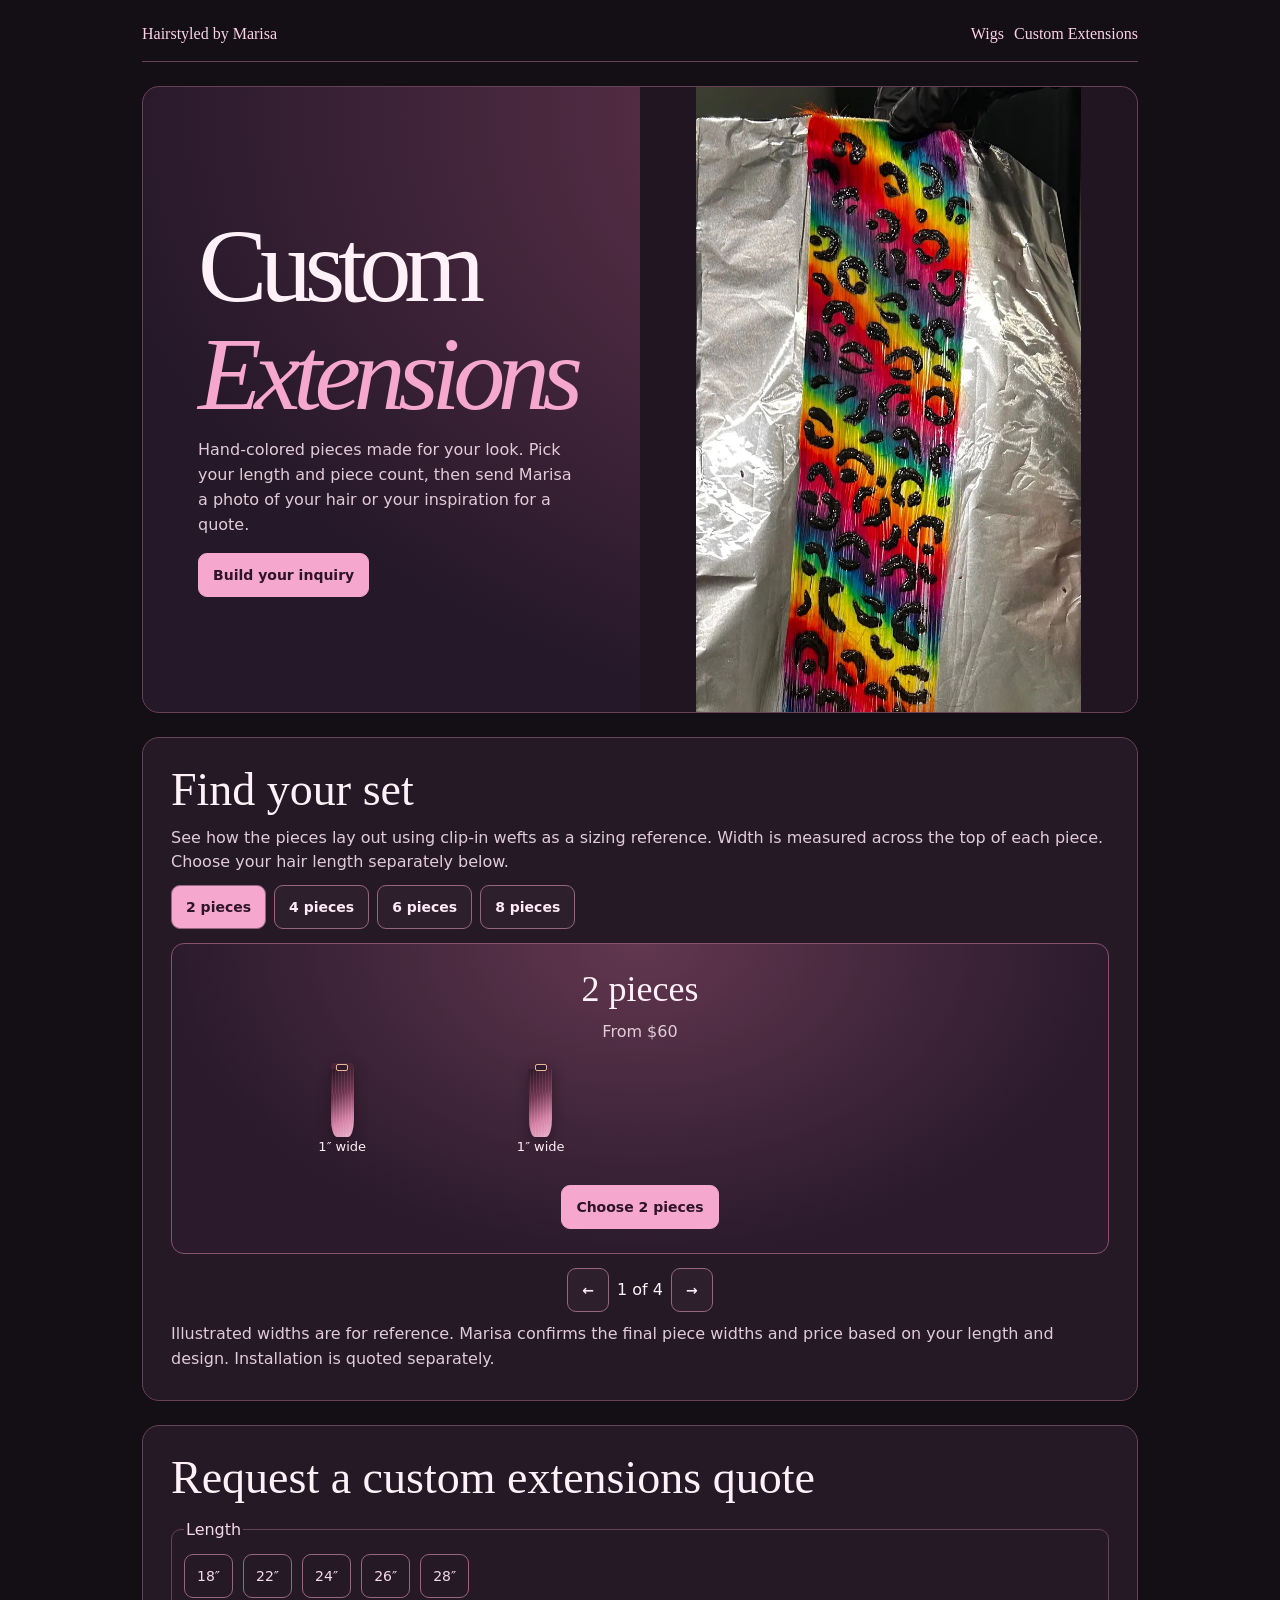
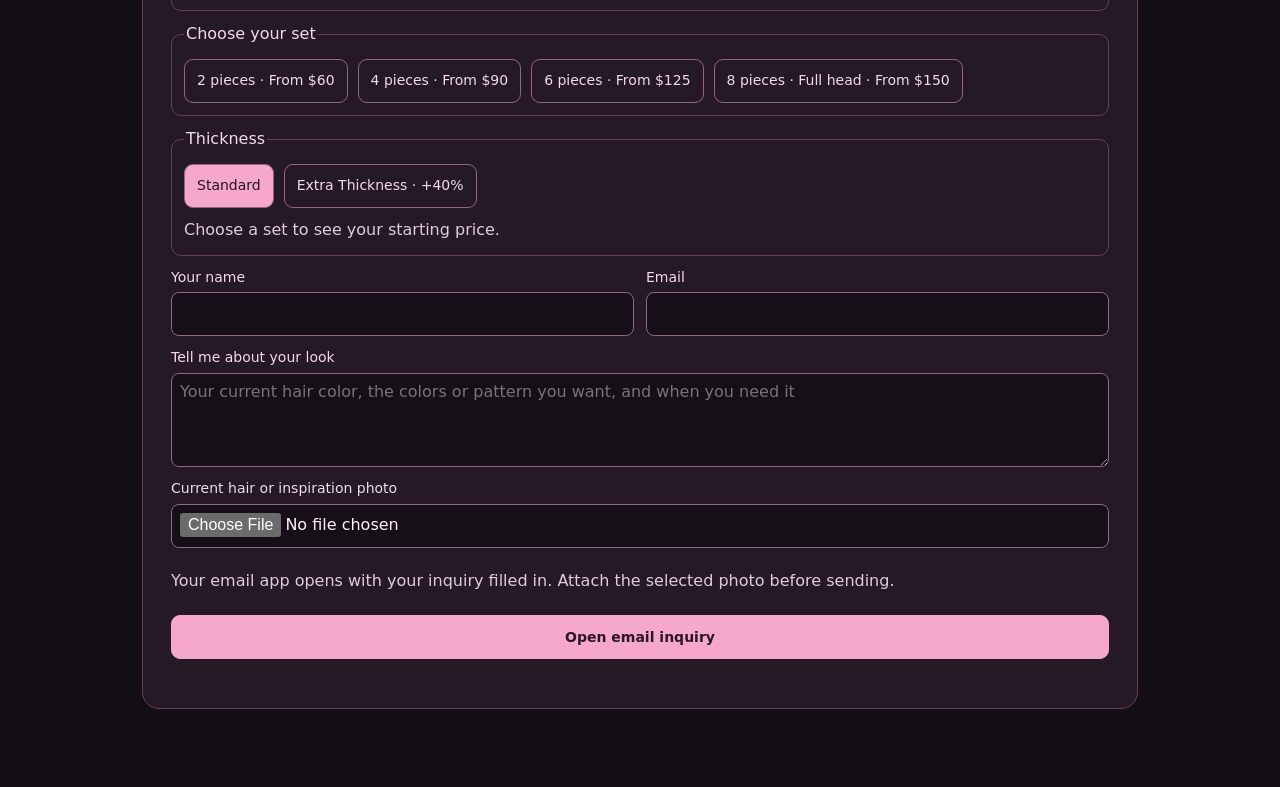
<file: custom-extensions.html>
<!doctype html><html lang="en"><head><meta charset="utf-8"><meta name="viewport" content="width=device-width,initial-scale=1"><title>Custom Hair Extensions | Hairstyled by Marisa</title><link rel="stylesheet" href="/shop.css"><style>
.guide-tabs,.guide-controls{display:flex;align-items:center;gap:8px;flex-wrap:wrap}.guide-tabs button[aria-pressed="true"]{background:#f5a7ce;color:#2e1428}.set-slide{background:radial-gradient(ellipse at top,#623750,#2a1a2c 72%);border:1px solid #89516e;border-radius:13px;padding:clamp(12px,4vw,24px);margin:14px 0;text-align:center}.set-slide h3{font:400 clamp(24px,5vw,36px) Georgia,serif}.weft-layout{padding:0;margin:18px auto;list-style:none;display:grid;grid-template-columns:repeat(4,minmax(0,1fr));gap:14px;max-width:780px}.weft-layout li{display:grid;align-content:end;justify-items:center;font-size:13px}.weft{width:calc(var(--width) * 12.5%);height:74px;display:flex;justify-content:space-around;border-top:6px solid #4c243b;border-radius:4px 4px 25% 25%;background:repeating-linear-gradient(88deg,#ffffff13 0 1px,transparent 1px 3px),linear-gradient(150deg,#291423,#713653 39%,#d581a7 72%,#e9b3cb);box-shadow:0 5px 12px #1b0d1c80}.weft i{width:clamp(4px,1.2vw,12px);height:7px;margin-top:-5px;border:1px solid #e8b795;border-radius:2px;background:#301c30}.guide-controls{justify-content:center}.guide-controls button{margin-top:0}@media(max-width:650px){.weft-layout{grid-template-columns:repeat(2,minmax(0,1fr));gap:12px}.weft{height:53px}}
</style></head><body><main><header><a href="/">Hairstyled by Marisa</a><nav aria-label="Shop"><a href="/wigs.html">Wigs</a><a href="/custom-extensions.html">Custom Extensions</a></nav></header><section class="panel feature"><div class="copy"><h1>Custom <em>Extensions</em></h1><p>Hand-colored pieces made for your look. Pick your length and piece count, then send Marisa a photo of your hair or your inspiration for a quote.</p><div class="links"><a class="cta" href="#inquiry">Build your inquiry</a></div></div><img src="/rainbow-leopard-extensions.webp" alt="Marisa’s hand-colored rainbow leopard extension"></section>
<section class="panel" id="size-guide" aria-labelledby="guide-title">
<h2 id="guide-title">Find your set</h2>
<p>See how the pieces lay out using clip-in wefts as a sizing reference. Width is measured across the top of each piece. Choose your hair length separately below.</p>
<nav class="guide-tabs" aria-label="Compare piece counts"><button type="button" class="secondary" data-slide="0" aria-pressed="true">2 pieces</button><button type="button" class="secondary" data-slide="1" aria-pressed="false">4 pieces</button><button type="button" class="secondary" data-slide="2" aria-pressed="false">6 pieces</button><button type="button" class="secondary" data-slide="3" aria-pressed="false">8 pieces</button></nav>
<div id="set-slides"><article class="set-slide" data-count="2">
  <h3>2 pieces</h3><p>From $60</p>
  <ul class="weft-layout" aria-label="2 clip-in reference pieces"><li><span class="weft" aria-hidden="true" style="--width:1"><i></i></span><span>1″ wide</span></li><li><span class="weft" aria-hidden="true" style="--width:1"><i></i></span><span>1″ wide</span></li></ul>
  <button type="button" class="select-set">Choose 2 pieces</button>
</article>
<article class="set-slide" hidden data-count="4">
  <h3>4 pieces</h3><p>From $90</p>
  <ul class="weft-layout" aria-label="4 clip-in reference pieces"><li><span class="weft" aria-hidden="true" style="--width:4"><i></i><i></i></span><span>4″ wide</span></li><li><span class="weft" aria-hidden="true" style="--width:4"><i></i><i></i></span><span>4″ wide</span></li><li><span class="weft" aria-hidden="true" style="--width:1"><i></i></span><span>1″ wide</span></li><li><span class="weft" aria-hidden="true" style="--width:1"><i></i></span><span>1″ wide</span></li></ul>
  <button type="button" class="select-set">Choose 4 pieces</button>
</article>
<article class="set-slide" hidden data-count="6">
  <h3>6 pieces</h3><p>From $125</p>
  <ul class="weft-layout" aria-label="6 clip-in reference pieces"><li><span class="weft" aria-hidden="true" style="--width:6"><i></i><i></i><i></i></span><span>6″ wide</span></li><li><span class="weft" aria-hidden="true" style="--width:6"><i></i><i></i><i></i></span><span>6″ wide</span></li><li><span class="weft" aria-hidden="true" style="--width:4"><i></i><i></i></span><span>4″ wide</span></li><li><span class="weft" aria-hidden="true" style="--width:4"><i></i><i></i></span><span>4″ wide</span></li><li><span class="weft" aria-hidden="true" style="--width:1"><i></i></span><span>1″ wide</span></li><li><span class="weft" aria-hidden="true" style="--width:1"><i></i></span><span>1″ wide</span></li></ul>
  <button type="button" class="select-set">Choose 6 pieces</button>
</article>
<article class="set-slide" hidden data-count="8">
  <h3>8 pieces · Full head</h3><p>From $150</p>
  <ul class="weft-layout" aria-label="8 clip-in reference pieces"><li><span class="weft" aria-hidden="true" style="--width:8"><i></i><i></i><i></i><i></i></span><span>8″ wide</span></li><li><span class="weft" aria-hidden="true" style="--width:6"><i></i><i></i><i></i></span><span>6″ wide</span></li><li><span class="weft" aria-hidden="true" style="--width:6"><i></i><i></i><i></i></span><span>6″ wide</span></li><li><span class="weft" aria-hidden="true" style="--width:4"><i></i><i></i></span><span>4″ wide</span></li><li><span class="weft" aria-hidden="true" style="--width:4"><i></i><i></i></span><span>4″ wide</span></li><li><span class="weft" aria-hidden="true" style="--width:4"><i></i><i></i></span><span>4″ wide</span></li><li><span class="weft" aria-hidden="true" style="--width:1"><i></i></span><span>1″ wide</span></li><li><span class="weft" aria-hidden="true" style="--width:1"><i></i></span><span>1″ wide</span></li></ul>
  <button type="button" class="select-set">Choose 8 pieces</button>
</article></div>
<div class="guide-controls"><button type="button" class="secondary" id="prev-set" aria-label="Previous set">←</button><span id="slide-status" role="status">1 of 4</span><button type="button" class="secondary" id="next-set" aria-label="Next set">→</button></div>
<p>Illustrated widths are for reference. Marisa confirms the final piece widths and price based on your length and design. Installation is quoted separately.</p>
</section>
<section class="panel" id="inquiry"><h2>Request a custom extensions quote</h2><form id="quote">
<fieldset><legend>Length</legend><div class="choices"><label><input type="radio" name="length" value="18" required><span>18″</span></label><label><input type="radio" name="length" value="22" required><span>22″</span></label><label><input type="radio" name="length" value="24" required><span>24″</span></label><label><input type="radio" name="length" value="26" required><span>26″</span></label><label><input type="radio" name="length" value="28" required><span>28″</span></label></div></fieldset>
<fieldset id="counts"><legend>Choose your set</legend><div class="choices"><label><input type="radio" name="pieces" value="2" data-price="$60" required><span>2 pieces · From $60</span></label><label><input type="radio" name="pieces" value="4" data-price="$90" required><span>4 pieces · From $90</span></label><label><input type="radio" name="pieces" value="6" data-price="$125" required><span>6 pieces · From $125</span></label><label><input type="radio" name="pieces" value="8" data-price="$150" required><span>8 pieces · Full head · From $150</span></label></div></fieldset>
<fieldset id="thickness"><legend>Thickness</legend><div class="choices"><label><input type="radio" name="thickness" value="standard" checked><span>Standard</span></label><label><input type="radio" name="thickness" value="extra"><span>Extra Thickness · +40%</span></label></div><p id="set-estimate" role="status">Choose a set to see your starting price.</p></fieldset>
<div class="fields"><label>Your name <input name="name" autocomplete="name" maxlength="90" required></label><label>Email <input type="email" name="email" autocomplete="email" maxlength="150" required></label></div>
<label>Tell me about your look <textarea name="design" maxlength="550" rows="4" required placeholder="Your current hair color, the colors or pattern you want, and when you need it"></textarea></label>
<label>Current hair or inspiration photo <input id="photo" type="file" accept="image/*" aria-describedby="photo-help" required></label>
<img id="photo-preview" alt="Your selected reference photo" hidden><p id="photo-help">Your email app opens with your inquiry filled in. Attach the selected photo before sending.</p>
<button>Open email inquiry</button><p id="status" role="status"></p></form></section><script>
const photo = document.getElementById('photo');
const preview = document.getElementById('photo-preview');
const wig = new URLSearchParams(location.search).get('interest') === 'wig';
const guide = document.getElementById('size-guide');
const slideButtons = [...guide.querySelectorAll('[data-slide]')];
const setSlides = [...guide.querySelectorAll('.set-slide')];
let activeSet = 0;
function showSet(index) {
  activeSet = (index + setSlides.length) % setSlides.length;
  setSlides.forEach((slide, i) => {
    slide.hidden = i !== activeSet;
    slideButtons[i].setAttribute('aria-pressed', String(i === activeSet));
  });
  document.getElementById('slide-status').textContent = (activeSet + 1) + ' of ' + setSlides.length;
}
slideButtons.forEach((button, index) => button.addEventListener('click', () => showSet(index)));
document.getElementById('prev-set').onclick = () => showSet(activeSet - 1);
document.getElementById('next-set').onclick = () => showSet(activeSet + 1);
setSlides.forEach(slide => {
  slide.querySelector('.select-set').onclick = () => {
    const choice = document.querySelector('#counts input[value="' + slide.dataset.count + '"]');
    choice.checked = true;
    updateEstimate();
    document.querySelector('#inquiry input[name="length"]').focus();
  };
});
const quote = document.getElementById('quote');
const estimate = document.getElementById('set-estimate');
function setEstimate() {
  const selected = quote.querySelector('#counts input:checked');
  if (!selected) return '';
  const base = Number(selected.dataset.price.slice(1));
  const extra = quote.elements.thickness.value === 'extra';
  const cents = base * (extra ? 140 : 100);
  return '$' + (cents / 100).toFixed(cents % 100 === 0 ? 0 : 2);
}
function updateEstimate() {
  const price = setEstimate();
  estimate.textContent = price ? 'Selected set starts at ' + price : 'Choose a set to see your starting price.';
}
quote.addEventListener('change', event => {
  if (['pieces', 'thickness'].includes(event.target.name)) updateEstimate();
});
let previewUrl;
if (wig) {
  const design = new URLSearchParams(location.search).get('design');
  if (design === 'Pink Leopard') {
    quote.elements.design.value = 'I’m interested in the 30-inch Pink Leopard wig.';
    const lengths = quote.querySelector('input[name="length"]').closest('.choices');
    lengths.insertAdjacentHTML('beforeend', '<label><input type="radio" name="length" value="30" checked required><span>30″</span></label>');
  }
  guide.hidden = true;
  const thickness = document.getElementById('thickness');
  thickness.hidden = true;
  thickness.disabled = true;
  document.querySelector('h1').textContent = 'Custom Wigs';
  document.querySelector('.copy p').textContent = 'Tell Marisa the length, color and style you want for your custom wig.';
  document.querySelector('.feature img').src = '/pink-leopard-wig.png';
  document.querySelector('.feature img').alt = 'Pink leopard wig on a glowing pink platform';
  document.querySelector('#inquiry h2').textContent = 'Request a custom wig quote';
  const counts = document.getElementById('counts');
  counts.hidden = true;
  counts.disabled = true;
}
photo.onchange = () => {
  if (previewUrl) URL.revokeObjectURL(previewUrl);
  const file = photo.files[0];
  photo.setCustomValidity(file && file.type && !file.type.startsWith('image/') ? 'Choose an image file.' : '');
  preview.hidden = !file || !photo.validity.valid;
  if (!preview.hidden) {
    previewUrl = URL.createObjectURL(file);
    preview.src = previewUrl;
  }
};
document.getElementById('quote').onsubmit = event => {
  event.preventDefault();
  const data = new FormData(event.currentTarget);
  const pieces = data.get('pieces');
  const file = photo.files[0];
  const lines = [
    'Name: ' + data.get('name'), 'Email: ' + data.get('email'),
    'Length: ' + data.get('length') + ' inches',
    pieces && 'Pieces: ' + pieces + (pieces === '8' ? ' (full-head set)' : ''),
    pieces && 'Thickness: ' + (data.get('thickness') === 'extra' ? 'Extra Thickness (+40%)' : 'Standard'),
    pieces && 'Starting price: ' + setEstimate(),
    'Design: ' + data.get('design'), 'Photo to attach: ' + file.name
  ];
  const subject = wig ? 'Custom wig inquiry' : 'Custom extensions inquiry';
  document.getElementById('status').textContent = 'Attach ' + file.name + ' in your email app and tap Send.';
  location.href = 'mailto:sanchezmarisa1352@gmail.com?subject=' + encodeURIComponent(subject) + '&body=' + encodeURIComponent(lines.filter(Boolean).join('\r\n'));
};
</script></main></body></html>
</file>
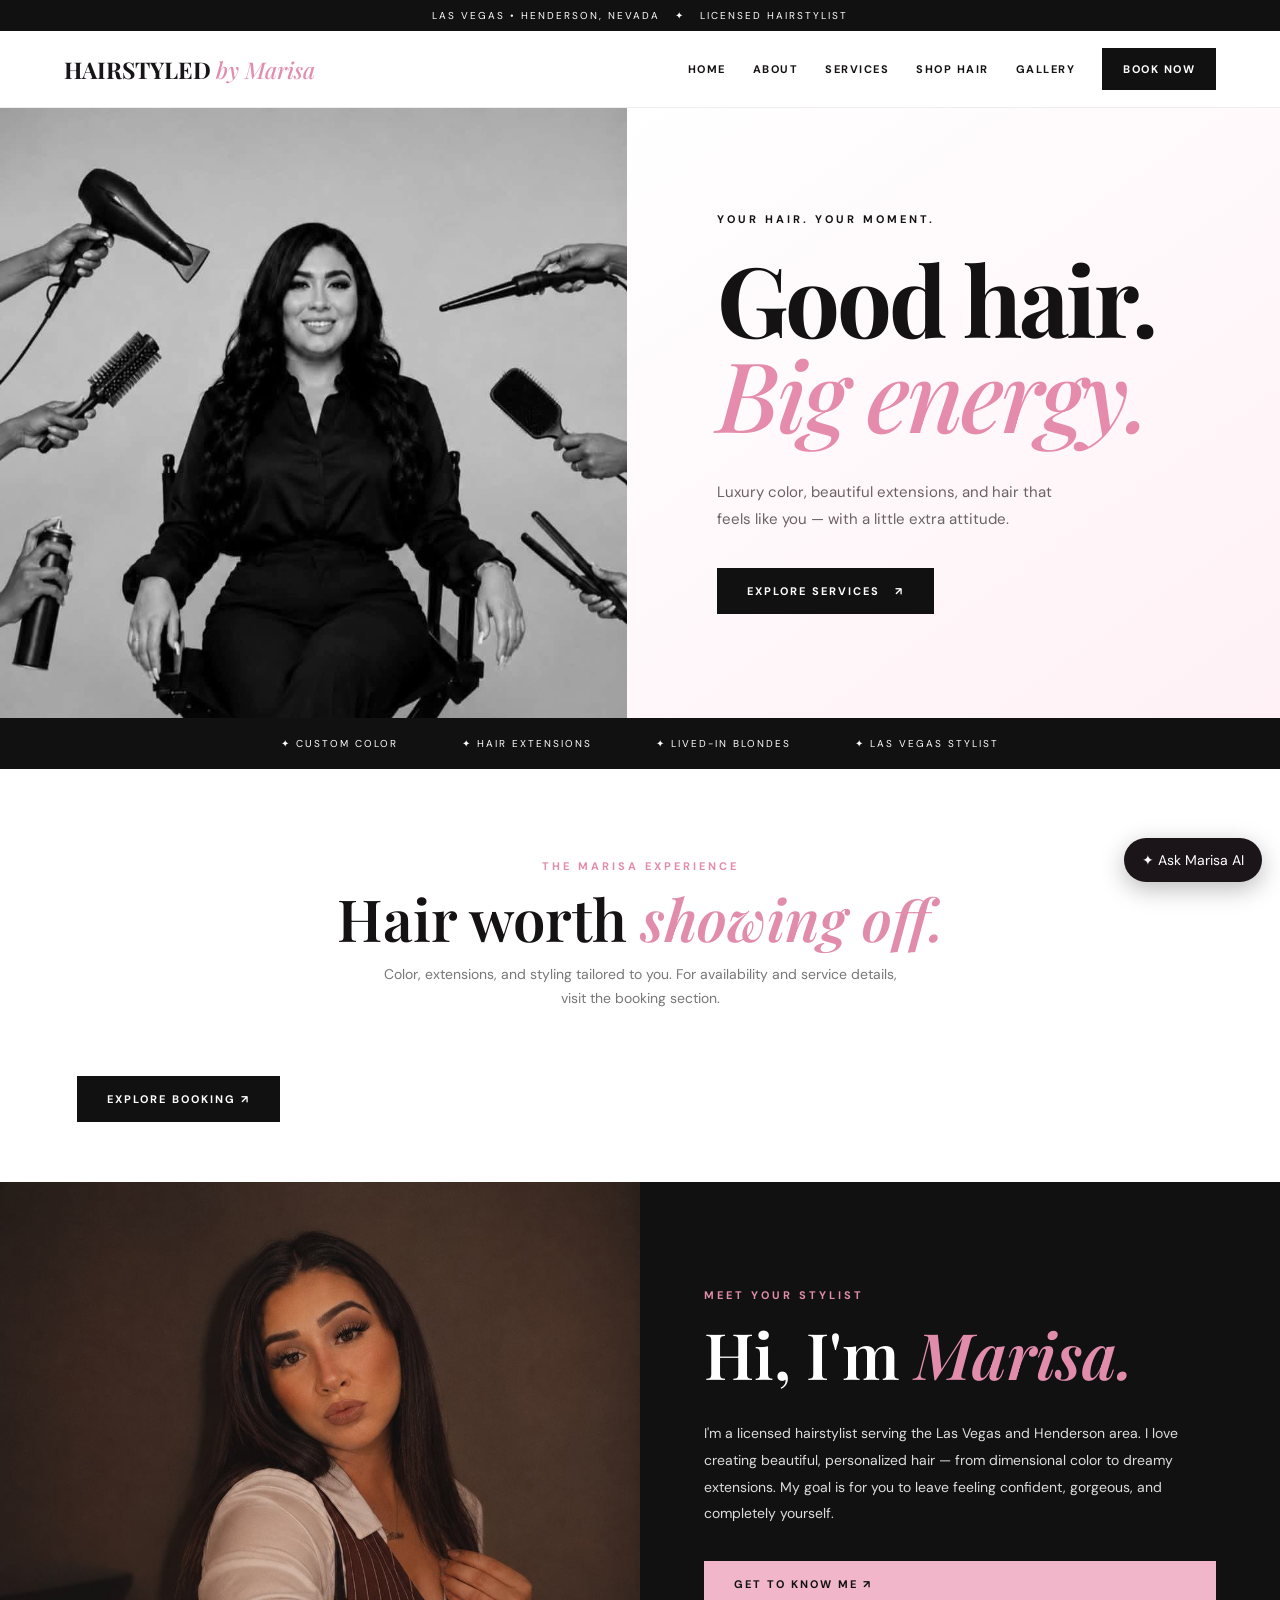
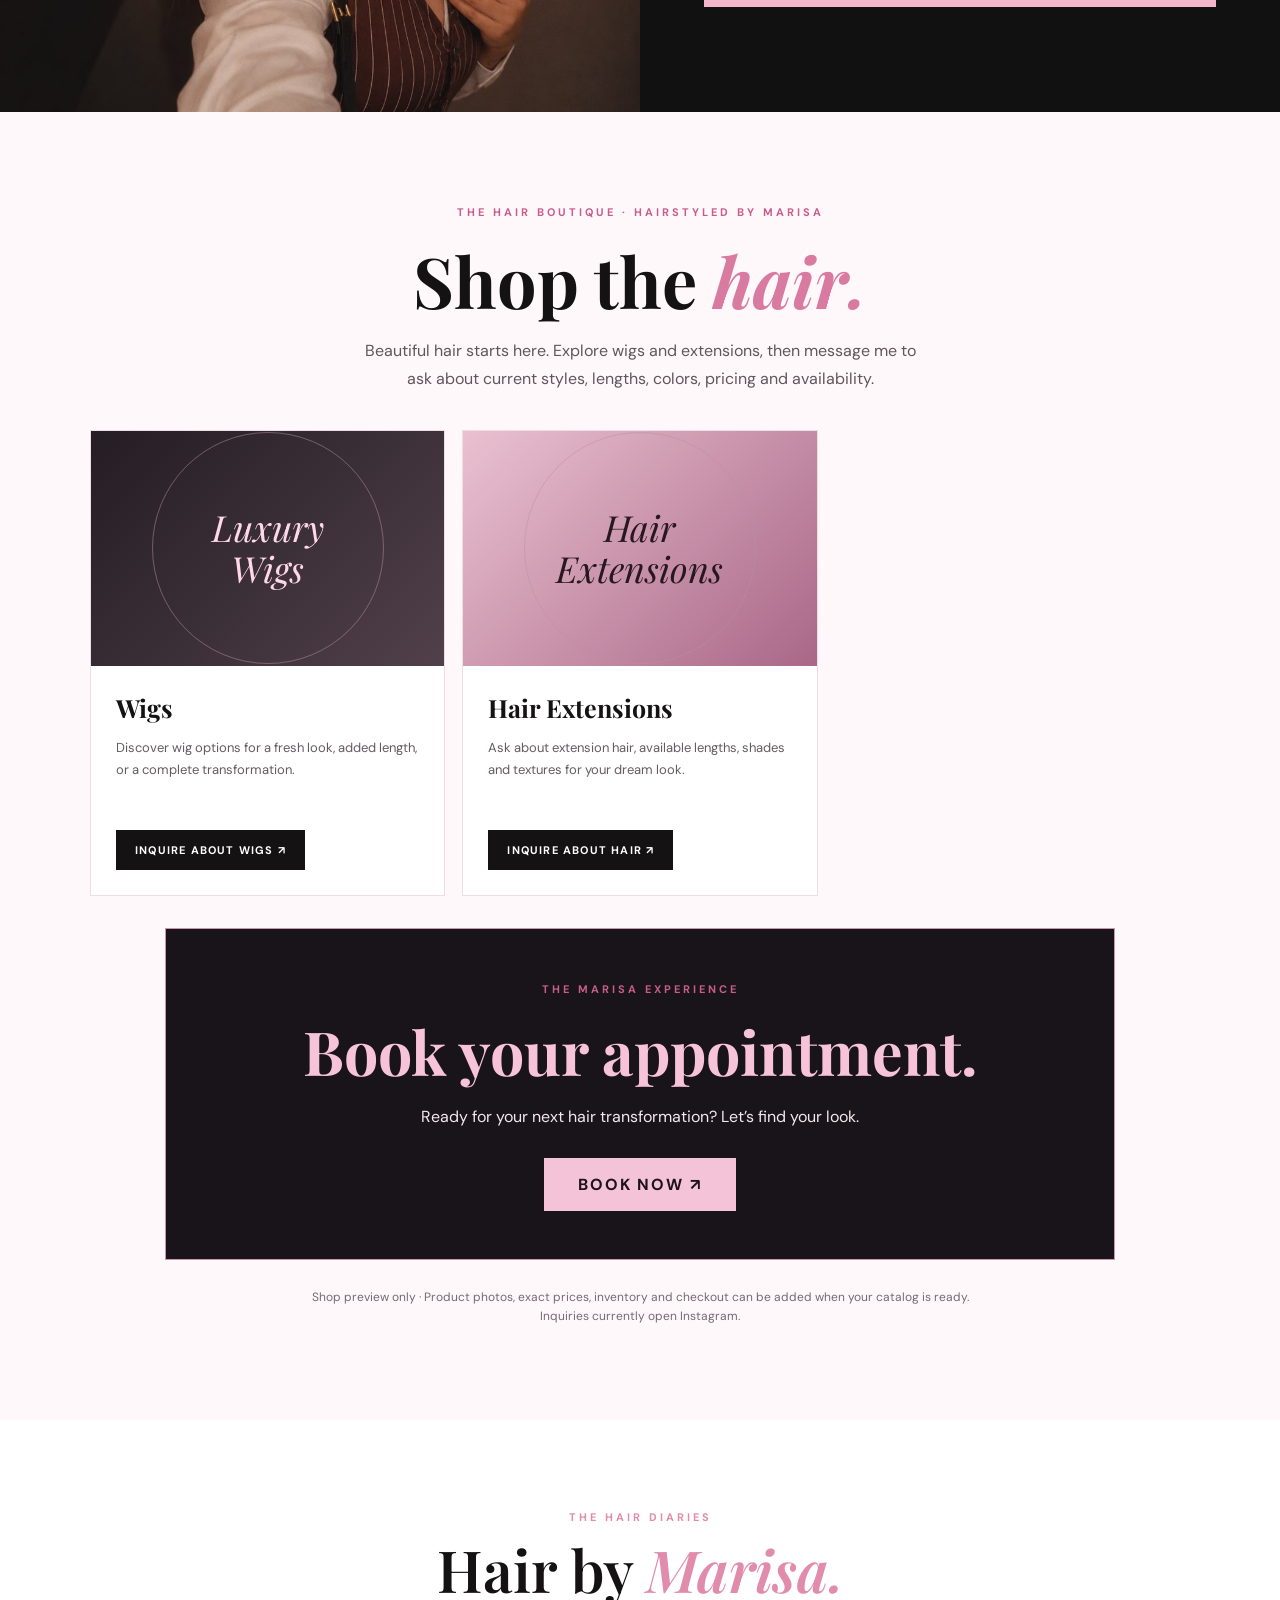
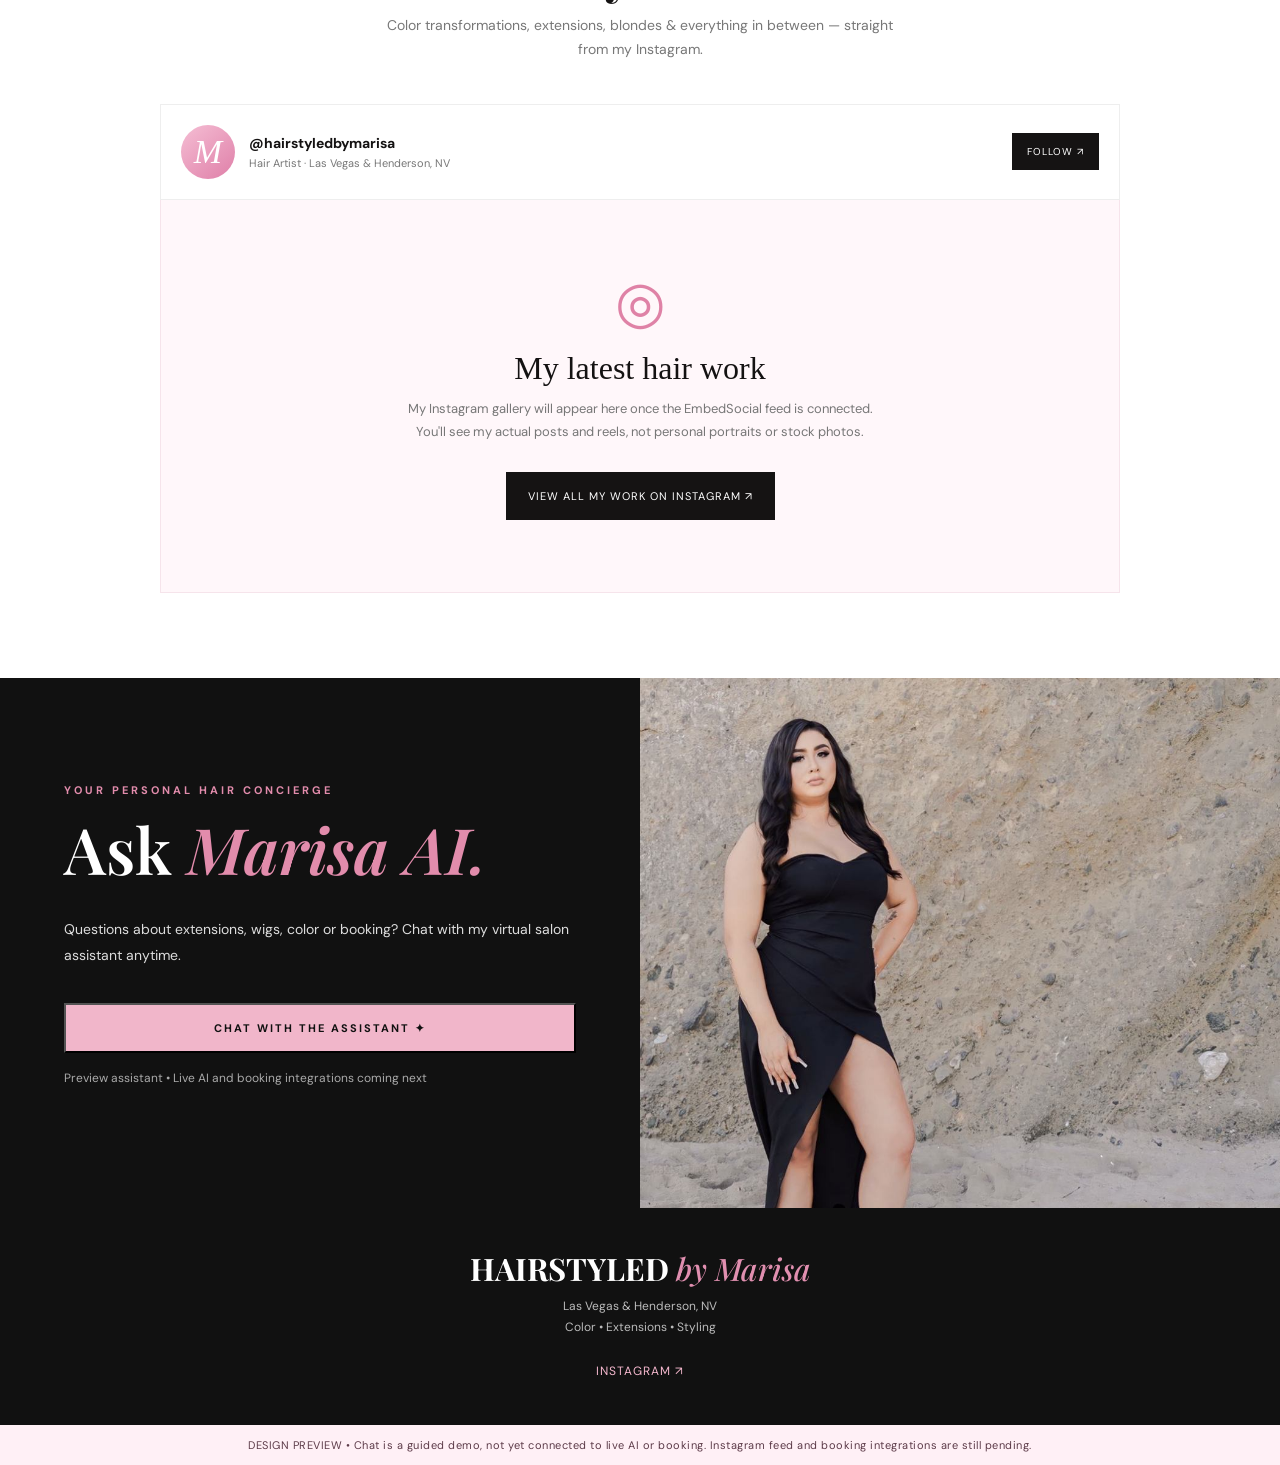
<file: hairstyled_by_marisa_index 2.html>
<!DOCTYPE html>

<html lang="en"><head><meta charset="utf-8"/><meta content="width=device-width,initial-scale=1" name="viewport"/><title>Hairstyled by Marisa — Preview</title><link href="https://fonts.googleapis.com" rel="preconnect"/><link crossorigin="" href="https://fonts.gstatic.com" rel="preconnect"/><link href="https://fonts.googleapis.com/css2?family=DM+Sans:wght@400;500;600;700&amp;family=Playfair+Display:ital,wght@0,500;0,600;0,700;1,500;1,600&amp;display=swap" rel="stylesheet"/><style>
:root{--pink:#f3b8cd;--hot:#e77ca7;--black:#141212;--cream:#fff9fb}*{box-sizing:border-box}html{scroll-behavior:smooth}body{margin:0;background:white;color:var(--black);font-family:'DM Sans',Arial,sans-serif}button,a{font:inherit}a{text-decoration:none;color:inherit}.top{background:#111;color:white;text-align:center;padding:9px 10px;font-size:10px;letter-spacing:2px;text-transform:uppercase}.nav{height:77px;display:flex;align-items:center;justify-content:space-between;padding:0 5%;background:white;position:sticky;top:0;z-index:9;border-bottom:1px solid #eee}.logo{font-family:'Playfair Display',Georgia,serif;font-weight:700;font-size:23px;line-height:1;color:#181518}.logo em{font-style:italic;color:#e18fb0;font-weight:500}.navlinks{display:flex;align-items:center;gap:27px;font-size:11px;text-transform:uppercase;letter-spacing:1.5px;font-weight:700}.navlinks a:hover{color:var(--hot)}.navlinks .book{background:#111;color:white;padding:14px 21px}.menu{display:none;background:none;border:0;font-size:26px}.hero{min-height:610px;display:grid;grid-template-columns:49% 51%;background:#faf7f7}.heroimg{min-height:610px;background-image:url('[data-uri]');background-size:cover;background-position:center 36%;filter:grayscale(100%)}.herotxt{display:flex;flex-direction:column;justify-content:center;align-items:flex-start;padding:60px 7vw;background:linear-gradient(145deg,#fff,#fff1f6)}.eyebrow{font-size:11px;font-weight:700;letter-spacing:3px;text-transform:uppercase}.herotxt h1{font-family:'Playfair Display',Georgia,serif;font-size:clamp(54px,7.6vw,112px);line-height:.98;letter-spacing:-3px;margin:24px 0}.herotxt h1 i{color:#e58bab;font-weight:500}.herotxt p{font-size:15px;line-height:1.8;max-width:370px;color:#6c6265}.cta{display:inline-block;background:#111;color:white;padding:16px 30px;margin-top:20px;font-size:11px;font-weight:700;letter-spacing:2px;text-transform:uppercase}.cta.light{background:#f1b6ca;color:#111}.strip{background:#111;color:#fff;display:flex;justify-content:center;gap:5vw;padding:19px 10px;text-align:center;font-size:10px;letter-spacing:2px;text-transform:uppercase}.section{padding:85px 6%}.sectionhead{text-align:center;margin-bottom:42px}.sectionhead h2{font:600 clamp(35px,5vw,58px)/1.1 'Playfair Display',Georgia,serif;margin:12px 0}.sectionhead p{color:#777;max-width:520px;margin:0 auto;line-height:1.7;font-size:14px}.pink{color:#e28cac}.tiles{display:grid;grid-template-columns:repeat(3,1fr);gap:13px}.tile{position:relative;min-height:345px;background:#161616;overflow:hidden}.tile img{width:100%;height:345px;object-fit:cover;filter:grayscale(100%);opacity:.75}.tile:after{content:'';position:absolute;inset:40% 0 0;background:linear-gradient(transparent,rgba(0,0,0,.8))}.tile .overlay{position:absolute;z-index:1;bottom:24px;left:23px;color:white}.overlay h3{font:600 30px 'Playfair Display',Georgia,serif;margin:0 0 8px}.overlay span{font-size:10px;letter-spacing:2px;text-transform:uppercase;color:#f7c4d8}.feature{display:grid;grid-template-columns:1fr 1fr;background:#111;color:#fff}.feature img{width:100%;height:530px;object-fit:cover;object-position:center 22%}.featuretxt{padding:60px 10%;display:flex;flex-direction:column;justify-content:center}.featuretxt h2{font:600 clamp(38px,5vw,68px)/1.07 'Playfair Display',Georgia,serif;margin:18px 0}.featuretxt p{line-height:1.9;color:#ddd;font-size:14px}.gallery{display:grid;grid-template-columns:repeat(4,1fr);gap:9px}.gallery img{width:100%;aspect-ratio:3/4;object-fit:cover}.gallery img:first-child{object-position:20% center}.footer{padding:45px 6%;background:#111;color:white;text-align:center}.footer .logo{color:white;font-size:31px}.footer p{font-size:12px;color:#bbb;line-height:1.8}.social{display:inline-block;color:#f5b8ce;font-size:12px;letter-spacing:1px;margin-top:12px}.note{background:#fff0f6;text-align:center;padding:13px;font-size:11px;letter-spacing:.5px;color:#5d3b49}.mobilemenu{display:none}#about,#services,#gallery,#contact{scroll-margin-top:80px}@media(max-width:700px){.nav{height:68px;padding:0 18px}.logo{font-size:19px}.navlinks{display:none}.menu{display:block}.mobilemenu.open{display:flex;flex-direction:column;gap:0;position:fixed;z-index:12;top:100px;right:0;left:0;background:white;box-shadow:0 15px 25px #0002}.mobilemenu a{padding:17px 24px;border-bottom:1px solid #eee;font-size:12px;letter-spacing:2px;text-transform:uppercase}.hero{display:flex;flex-direction:column}.heroimg{min-height:440px;background-position:center 32%}.herotxt{padding:46px 25px 60px}.herotxt h1{font-size:65px}.strip{gap:10px;font-size:8px;flex-wrap:wrap}.strip span{width:44%}.section{padding:62px 18px}.tiles{grid-template-columns:1fr;gap:12px}.tile,.tile img{height:315px;min-height:315px}.feature{grid-template-columns:1fr}.feature img{height:430px}.featuretxt{padding:48px 25px 60px}.gallery{grid-template-columns:repeat(2,1fr)}.sectionhead h2{font-size:41px}}
</style><style>
#shop{scroll-margin-top:80px;background:#fff8fb;padding:88px 5% 94px;text-align:center}#shop .shop-kicker{letter-spacing:3px;text-transform:uppercase;color:#c75d8a;font-size:11px;font-weight:700}#shop h2{font-family:'Playfair Display',Georgia,serif;font-size:clamp(38px,6vw,70px);margin:12px 0 10px}#shop h2 em{color:#d97aa1}#shop .shopintro{max-width:570px;margin:0 auto 38px;line-height:1.7;color:#60565b}#shop .shopgrid{display:grid;grid-template-columns:repeat(3,minmax(0,1fr));gap:17px;max-width:1100px;margin:auto}#shop .shopcard{background:white;border:1px solid #f0dce4;text-align:left;overflow:hidden}#shop .shopvisual{height:235px;display:flex;align-items:center;justify-content:center;position:relative;overflow:hidden;background:linear-gradient(135deg,#241d23,#51404a)}#shop .shopvisual:before{content:'';position:absolute;width:230px;height:230px;border:1px solid #b890a4;border-radius:50%;opacity:.5}#shop .shopvisual span{position:relative;color:#ffd8e8;font-family:'Playfair Display',Georgia,serif;font-size:36px;font-style:italic;text-align:center;line-height:1.15}#shop .shopcard:nth-child(2) .shopvisual{background:linear-gradient(135deg,#eac1d1,#a96787)}#shop .shopcard:nth-child(2) .shopvisual span{color:#271720}#shop .shopcard:nth-child(3) .shopvisual{background:linear-gradient(135deg,#262124,#76636a)}#shop .shopdetails{padding:25px}#shop .shopdetails h3{font-family:'Playfair Display',Georgia,serif;font-size:25px;margin:0 0 9px}#shop .shopdetails p{font-size:13px;line-height:1.7;color:#655b60;min-height:66px}#shop .shoplink{display:inline-block;margin-top:14px;padding:13px 19px;background:#141212;color:#fff;font-size:11px;letter-spacing:1.2px;text-transform:uppercase;font-weight:700}#shop .shopnote{margin:28px auto 0;color:#756971;font-size:12px;max-width:660px;line-height:1.6}@media(max-width:720px){#shop{padding:65px 5%}#shop .shopgrid{grid-template-columns:1fr}#shop .shopvisual{height:190px}#shop .shopdetails p{min-height:0}}
</style><style>
.shop-booking{background:#191419;color:#fff;margin:32px auto 0;padding:48px 22px;text-align:center;max-width:950px;border:1px solid #c997ad}
.shop-booking h3{font-family:"Playfair Display",serif;font-size:clamp(2rem,5vw,3.8rem);margin:12px 0;color:#f6c3d8}
.shop-booking p{color:#f5e8ed;margin:0 auto 28px;max-width:440px;line-height:1.7}
.shop-book-button{display:inline-block;background:#f5c3d7;color:#1b1519;text-decoration:none;font-weight:700;letter-spacing:.12em;padding:16px 34px}
#services{padding-bottom:60px}#services .cta{display:inline-block;margin-top:24px}
</style><style>.insta-profile{display:flex;align-items:center;gap:14px;border:1px solid #eee;padding:20px;max-width:960px;margin:0 auto 0;background:#fff}.insta-avatar{width:54px;height:54px;border-radius:50%;background:linear-gradient(140deg,#f5bed4,#df7fa8);color:white;display:grid;place-items:center;font:italic 34px Georgia,serif;flex-shrink:0}.insta-details{display:flex;flex-direction:column;gap:4px;flex:1;min-width:0}.insta-details strong{font-size:14px}.insta-details span{font-size:11px;color:#777}.insta-follow{background:#151313;color:white;padding:12px 15px;font-size:10px;letter-spacing:1px;white-space:nowrap}.insta-feed{max-width:960px;margin:0 auto;text-align:center;background:#fff7fa;border:1px solid #f6e4eb;border-top:0;padding:64px 20px 72px}.insta-icon{font-size:58px;color:#df82a6}.insta-feed h3{font:normal 32px Georgia,serif;margin:10px 0}.insta-feed p{font-size:13px;line-height:1.8;color:#777;max-width:480px;margin:0 auto 28px}.insta-cta{display:inline-block;background:#151313;color:#fff;font-size:11px;letter-spacing:1px;padding:17px 22px}@media(max-width:520px){.insta-profile{padding:13px;gap:9px}.insta-avatar{width:44px;height:44px}.insta-details strong{font-size:12px}.insta-details span{font-size:10px}.insta-follow{font-size:9px;padding:11px}.insta-feed{padding:46px 18px 55px}}</style><style>
#hairchat{position:fixed;right:16px;bottom:18px;z-index:9999;width:min(390px,calc(100vw - 32px));height:min(590px,calc(100dvh - 70px));background:#fff;border:1px solid #efc7d8;box-shadow:0 18px 65px #0003;display:none;flex-direction:column;font-family:Arial,sans-serif;color:#20191c;border-radius:18px;overflow:hidden}#hairchat.open{display:flex}#hairchat header{background:#171316;color:white;padding:16px;display:flex;justify-content:space-between;align-items:center}#hairchat header strong{font-size:16px}#hairchat header small{display:block;color:#e7a6c2;margin-top:4px}#hairchat button{cursor:pointer}#hairchat .closechat{background:none;color:white;border:0;font-size:24px}#chatmessages{flex:1;overflow-y:auto;padding:15px;background:#fff9fb;display:flex;flex-direction:column;gap:10px}#chatmessages .bubble{padding:11px 13px;max-width:90%;font-size:14px;line-height:1.45;border-radius:14px;background:#fff;border:1px solid #f0d6e0;align-self:flex-start;white-space:pre-wrap}#chatmessages .bubble.mine{background:#22171c;color:#fff;align-self:flex-end;border:0}#hairchat .chatquick{padding:10px;display:flex;flex-wrap:wrap;gap:6px;border-top:1px solid #eee}#hairchat .chatquick button{border:1px solid #dba4ba;background:#fff;border-radius:18px;padding:7px 9px;font-size:12px;color:#6b2e49}#hairchat form{display:flex;padding:10px;gap:7px;border-top:1px solid #eee}#hairchat input{flex:1;min-width:0;border:1px solid #ddd;border-radius:8px;padding:11px;font-size:14px}#hairchat form button{background:#21181d;color:#fff;border:0;padding:0 16px;border-radius:8px}#hairchat .disclaimer{font-size:10px;color:#777;text-align:center;padding:0 8px 8px}#openChatBubble{position:fixed;right:18px;bottom:18px;z-index:9998;border:0;background:#1b1519;color:#fff;padding:13px 18px;border-radius:40px;box-shadow:0 7px 25px #0004;font-size:14px;cursor:pointer}
</style></head><body><div class="top">Las Vegas • Henderson, Nevada   ✦   Licensed hairstylist</div><nav class="nav"><a class="logo" href="#home">HAIRSTYLED <em>by Marisa</em></a><div class="navlinks"><a href="#home">Home</a><a href="#about">About</a><a href="#services">Services</a><a href="#shop">Shop Hair</a><a href="#gallery">Gallery</a><a class="book" href="#contact">Book Now</a></div><button aria-label="Open menu" class="menu" onclick="document.querySelector('.mobilemenu').classList.toggle('open')">☰</button></nav><div class="mobilemenu"><a href="#home">Home</a><a href="#about">About Marisa</a><a href="#services">Services</a><a href="#shop">Shop Hair</a><a href="#gallery">Gallery</a><a href="#contact">Book Now</a></div><main><section class="hero" id="home"><div aria-label="Marisa seated in salon chair" class="heroimg" role="img"></div><div class="herotxt"><span class="eyebrow">Your hair. Your moment.</span><h1>Good hair.<br/><i>Big energy.</i></h1><p>Luxury color, beautiful extensions, and hair that feels like you — with a little extra attitude.</p><a class="cta" href="#services">Explore Services   ↗</a></div></section><div class="strip"><span>✦ Custom Color</span><span>✦ Hair Extensions</span><span>✦ Lived-In Blondes</span><span>✦ Las Vegas Stylist</span></div><section class="section" id="services"><div class="sectionhead"><span class="eyebrow pink">The Marisa experience</span><h2>Hair worth <i class="pink">showing off.</i></h2><p>Color, extensions, and styling tailored to you. For availability and service details, visit the booking section.</p></div><a class="cta" href="#contact">Explore Booking ↗</a></section><section class="feature" id="about"><img alt="Portrait of Marisa" src="[data-uri]"/><div class="featuretxt"><span class="eyebrow pink">Meet your stylist</span><h2>Hi, I'm <i class="pink">Marisa.</i></h2><p>I'm a licensed hairstylist serving the Las Vegas and Henderson area. I love creating beautiful, personalized hair — from dimensional color to dreamy extensions. My goal is for you to leave feeling confident, gorgeous, and completely yourself.</p><a class="cta light" href="https://www.instagram.com/hairstyledbymarisa/" rel="noopener" target="_blank">Get to Know Me ↗</a></div></section><section aria-label="Shop wigs and hair extensions" id="shop"><span class="shop-kicker">The Hair Boutique · Hairstyled by Marisa</span><h2>Shop the <em>hair.</em></h2><p class="shopintro">Beautiful hair starts here. Explore wigs and extensions, then message me to ask about current styles, lengths, colors, pricing and availability.</p><div class="shopgrid"><article class="shopcard"><div class="shopvisual"><span>Luxury<br/>Wigs</span></div><div class="shopdetails"><h3>Wigs</h3><p>Discover wig options for a fresh look, added length, or a complete transformation.</p><a class="shoplink" href="https://www.instagram.com/hairstyledbymarisa/" rel="noopener" target="_blank">Inquire About Wigs ↗</a></div></article><article class="shopcard"><div class="shopvisual"><span>Hair<br/>Extensions</span></div><div class="shopdetails"><h3>Hair Extensions</h3><p>Ask about extension hair, available lengths, shades and textures for your dream look.</p><a class="shoplink" href="https://www.instagram.com/hairstyledbymarisa/" rel="noopener" target="_blank">Inquire About Hair ↗</a></div></article></div><div class="shop-booking"><span class="shop-kicker">THE MARISA EXPERIENCE</span><h3>Book your appointment.</h3><p>Ready for your next hair transformation? Let’s find your look.</p><a class="shop-book-button" href="#contact">BOOK NOW ↗</a></div><p class="shopnote">Shop preview only · Product photos, exact prices, inventory and checkout can be added when your catalog is ready. Inquiries currently open Instagram.</p></section><section class="section" id="gallery"><div class="sectionhead"><span class="eyebrow pink">THE HAIR DIARIES</span><h2>Hair by <i class="pink">Marisa.</i></h2><p>Color transformations, extensions, blondes &amp; everything in between — straight from my Instagram.</p></div><div class="insta-profile"><div class="insta-avatar">M</div><div class="insta-details"><strong>@hairstyledbymarisa</strong><span>Hair Artist · Las Vegas &amp; Henderson, NV</span></div><a class="insta-follow" href="https://www.instagram.com/hairstyledbymarisa/" rel="noopener" target="_blank">FOLLOW ↗</a></div><div class="insta-feed"><div class="insta-icon">◎</div><h3>My latest hair work</h3><p>My Instagram gallery will appear here once the EmbedSocial feed is connected. You'll see my actual posts and reels, not personal portraits or stock photos.</p><a class="insta-cta" href="https://www.instagram.com/hairstyledbymarisa/" rel="noopener" target="_blank">VIEW ALL MY WORK ON INSTAGRAM ↗</a></div></section><section class="feature" id="contact"><div class="featuretxt"><span class="eyebrow pink">YOUR PERSONAL HAIR CONCIERGE</span><h2>Ask <i class="pink">Marisa AI.</i></h2><p>Questions about extensions, wigs, color or booking? Chat with my virtual salon assistant anytime.</p><button class="cta light" onclick="openHairChat()" type="button">CHAT WITH THE ASSISTANT ✦</button><p style="font-size:12px;margin-top:14px;opacity:.75">Preview assistant • Live AI and booking integrations coming next</p></div><img alt="Marisa dressed in black" src="[data-uri]"/></section></main><footer class="footer"><div class="logo">HAIRSTYLED <em>by Marisa</em></div><p>Las Vegas &amp; Henderson, NV<br/>Color • Extensions • Styling</p><a class="social" href="https://www.instagram.com/hairstyledbymarisa/" rel="noopener" target="_blank">INSTAGRAM ↗</a></footer><div class="note">DESIGN PREVIEW • Chat is a guided demo, not yet connected to live AI or booking. Instagram feed and booking integrations are still pending.</div><script>document.querySelectorAll('.mobilemenu a').forEach(a=>a.addEventListener('click',()=>document.querySelector('.mobilemenu').classList.remove('open')))</script><button id="openChatBubble" onclick="openHairChat()" type="button">✦ Ask Marisa AI</button><div aria-label="Marisa salon assistant" id="hairchat" role="dialog"><header><div><strong>✦ Marisa's Hair Concierge</strong><small>Virtual salon assistant • Preview</small></div><button aria-label="Close" class="closechat" onclick="closeHairChat()" type="button">×</button></header><div aria-live="polite" id="chatmessages"><div class="bubble">Hi gorgeous! 💗 Welcome to Hairstyled by Marisa. I can help with extension methods, wigs, color, aftercare, and getting ready to book. What can I help you with?</div></div><div class="chatquick"><button onclick="quickHair('What extensions do you offer?')">Extensions</button><button onclick="quickHair('Tell me about wigs')">Wigs</button><button onclick="quickHair('How do I book?')">Booking</button><button onclick="quickHair('What are your prices?')">Pricing</button><button onclick="quickHair('What color services do you offer?')">Color</button></div><form id="hairchatForm"><input aria-label="Ask a question" id="hairchatInput" placeholder="Ask me anything about hair…" required=""/><button type="submit">Send</button></form><div class="disclaimer">Guided demo, not connected to live AI or appointments. Don't share sensitive personal details.</div></div><script>
function openHairChat(){document.getElementById('hairchat').classList.add('open');document.getElementById('openChatBubble').style.display='none';document.getElementById('hairchatInput').focus()}
function closeHairChat(){document.getElementById('hairchat').classList.remove('open');document.getElementById('openChatBubble').style.display='block'}
function addHairBubble(text,mine){const el=document.createElement('div');el.className='bubble'+(mine?' mine':'');el.textContent=text;const area=document.getElementById('chatmessages');area.appendChild(el);area.scrollTop=area.scrollHeight}
function hairAnswer(q){const t=q.toLowerCase();if(/price|cost|how much|rate/.test(t))return 'Pricing depends on your service, hair length, and the amount of hair needed. I don’t have a verified current price list in this preview, so I won’t guess. A consultation is the best way to get an accurate quote.';if(/book|appointment|availability|schedule|consult/.test(t))return 'I can help you prepare for an appointment! What service are you interested in, and what day or time works for you? This demo cannot confirm or submit bookings yet.';if(/extension|weft|tape|tip|install/.test(t))return 'Marisa specializes in hair extensions, including wefts, tape-ins, I-tips, and K-tips. The best method depends on your natural hair, goals, and maintenance routine. What length and fullness are you hoping for?';if(/wig|lace|unit/.test(t))return 'Looking for a wig? Tell me the color, length, texture, and whether you prefer a natural everyday look or something bold. Inventory and pricing need to be confirmed before purchase.';if(/blond|color|balayage|highlight|root|vivid|grey|gray/.test(t))return 'Marisa offers blonding, lived-in color, vivid shades, and gray coverage. Your starting hair color and hair history help determine what’s achievable. What look are you going for?';if(/care|wash|maintain|sleep|brush/.test(t))return 'For extensions, use gentle brushing, avoid tugging near attachment points, and follow the maintenance schedule recommended for your method. Tell me which type of extensions you wear for more specific tips.';if(/where|location|henderson|vegas/.test(t))return 'Hairstyled by Marisa serves the Las Vegas and Henderson area. The exact appointment location should be confirmed when booking.';return 'I can help with wigs, extensions, color, care tips, and booking questions. This is a guided preview, so I can’t answer every question or manage appointments yet. Tell me a little more about the service you have in mind!'}
function quickHair(q){openHairChat();sendHairQuestion(q)}
function sendHairQuestion(q){addHairBubble(q,true);addHairBubble(hairAnswer(q),false)}
document.getElementById('hairchatForm').addEventListener('submit',function(e){e.preventDefault();const input=document.getElementById('hairchatInput');const q=input.value.trim();if(q){sendHairQuestion(q);input.value=''}});
</script></body></html>
</file>
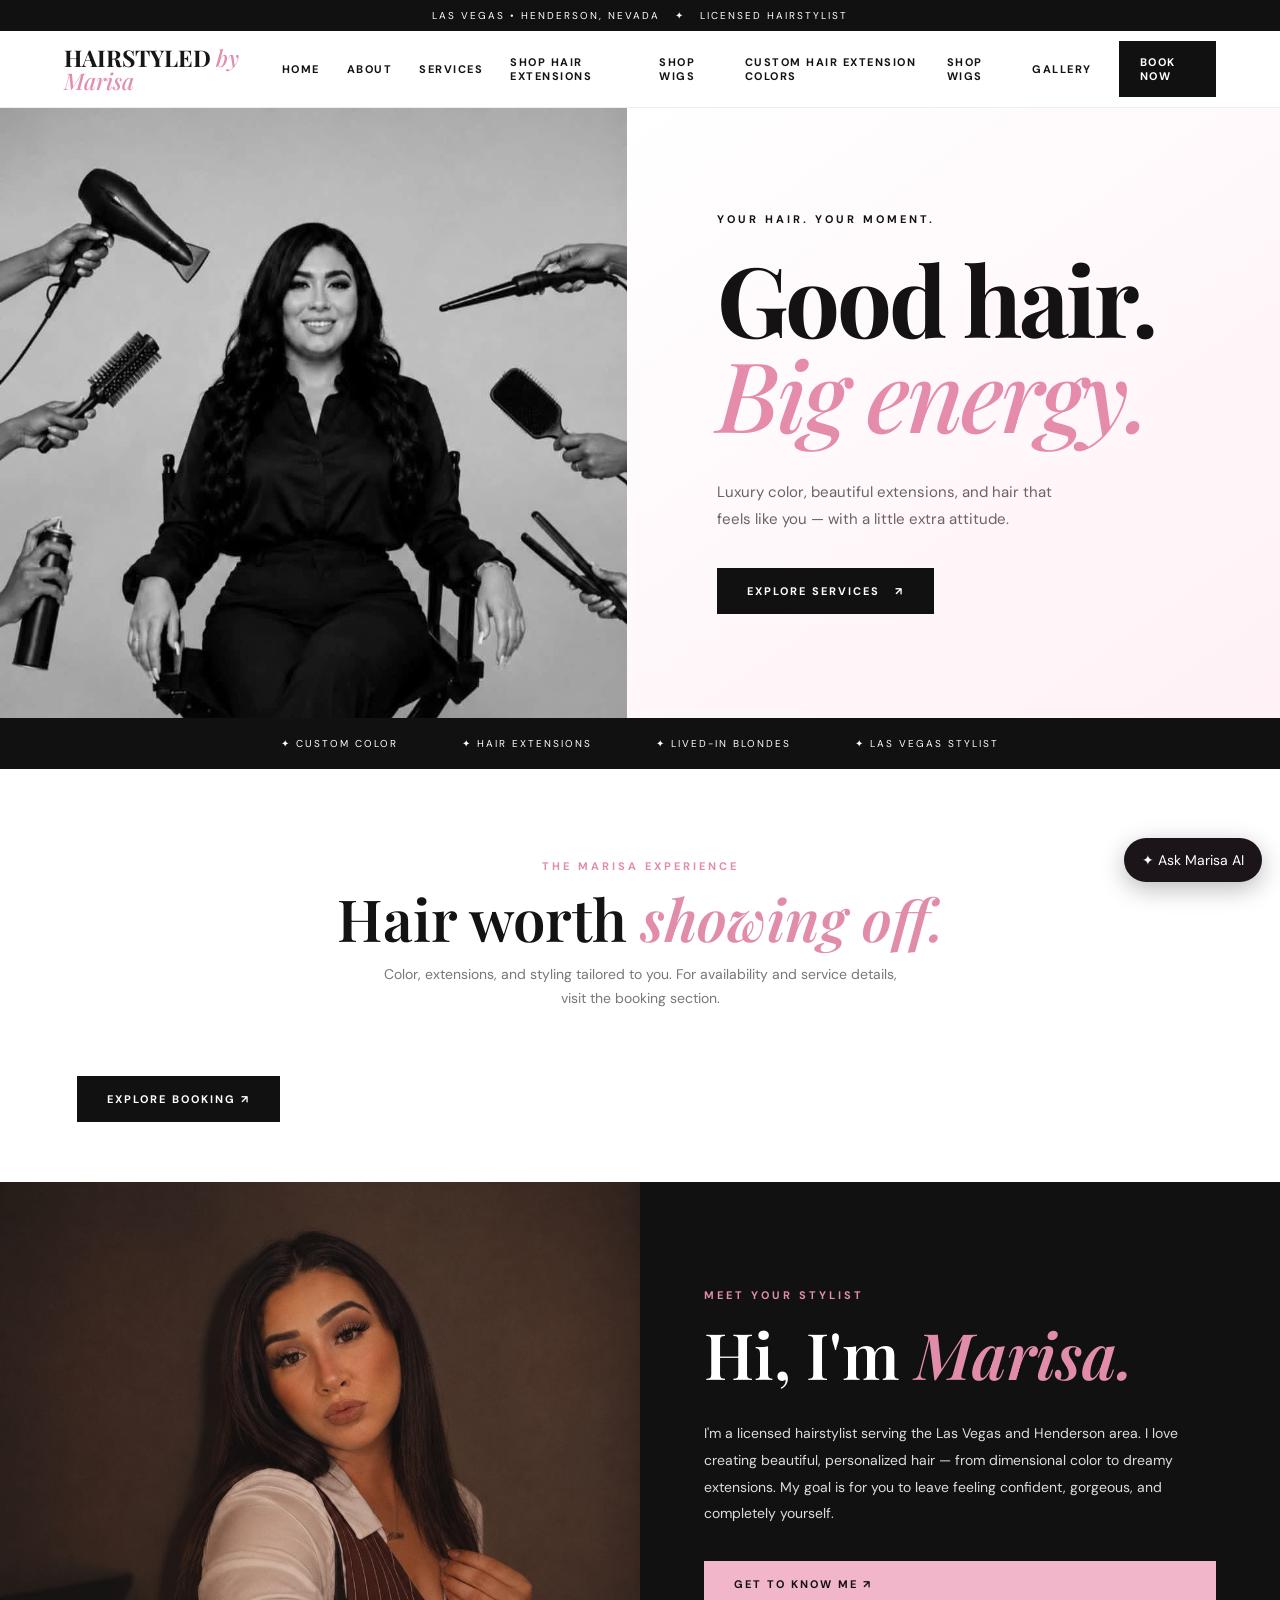
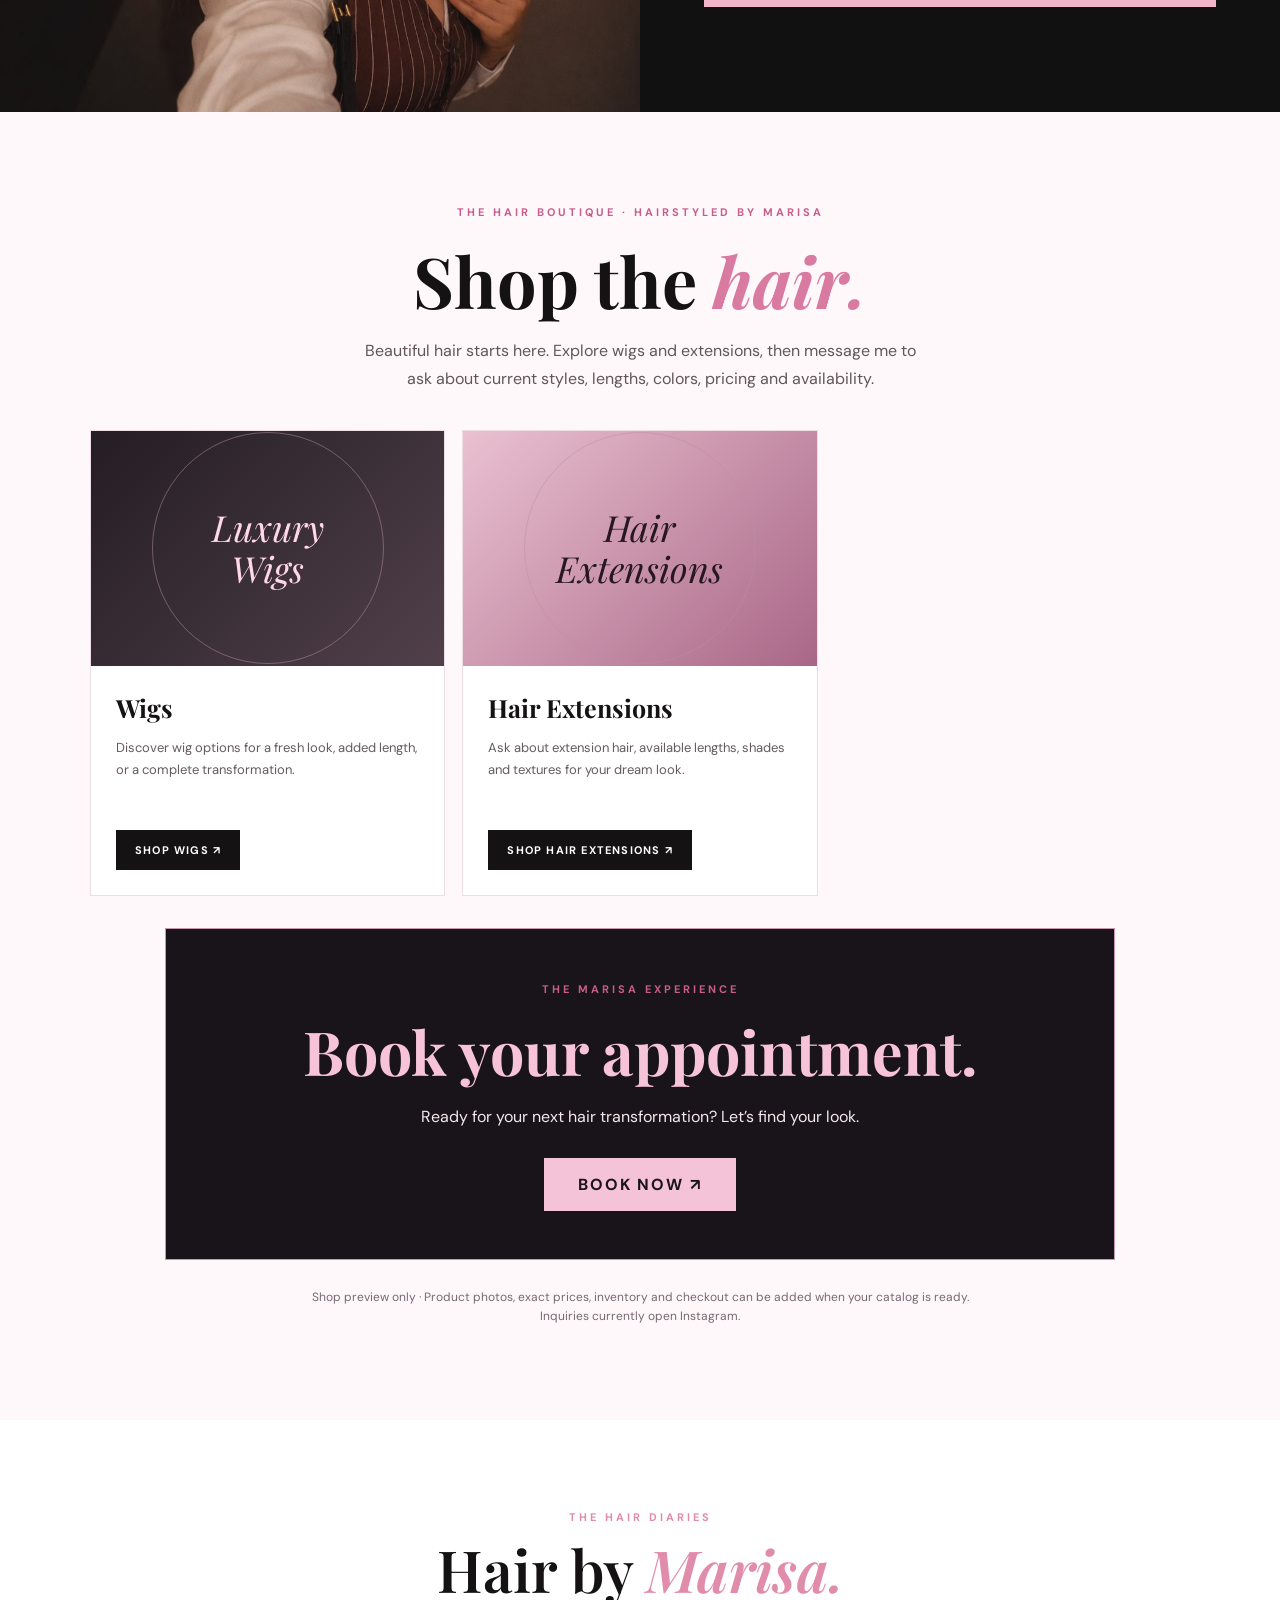
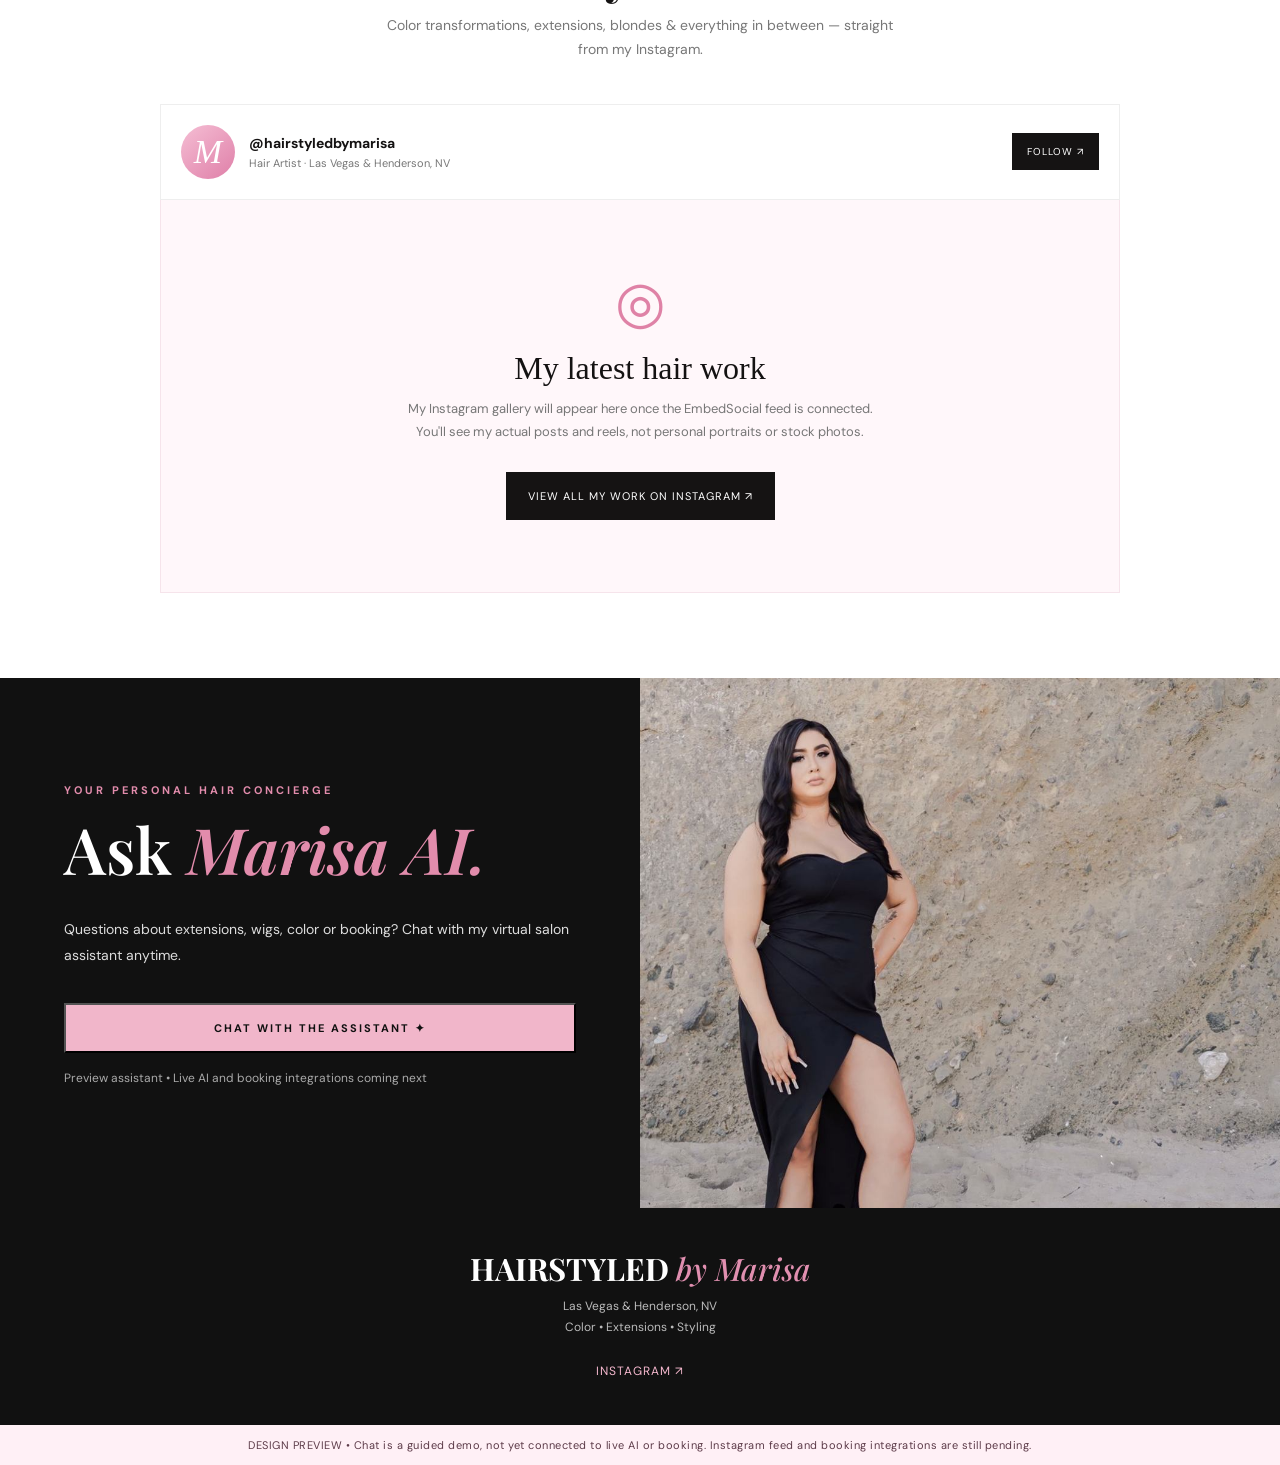
<file: index 3.html>
<!DOCTYPE html>

<html lang="en"><head><meta charset="utf-8"/><meta content="width=device-width,initial-scale=1" name="viewport"/><title>Hairstyled by Marisa — Preview</title><link href="https://fonts.googleapis.com" rel="preconnect"/><link crossorigin="" href="https://fonts.gstatic.com" rel="preconnect"/><link href="https://fonts.googleapis.com/css2?family=DM+Sans:wght@400;500;600;700&amp;family=Playfair+Display:ital,wght@0,500;0,600;0,700;1,500;1,600&amp;display=swap" rel="stylesheet"/><style>
:root{--pink:#f3b8cd;--hot:#e77ca7;--black:#141212;--cream:#fff9fb}*{box-sizing:border-box}html{scroll-behavior:smooth}body{margin:0;background:white;color:var(--black);font-family:'DM Sans',Arial,sans-serif}button,a{font:inherit}a{text-decoration:none;color:inherit}.top{background:#111;color:white;text-align:center;padding:9px 10px;font-size:10px;letter-spacing:2px;text-transform:uppercase}.nav{height:77px;display:flex;align-items:center;justify-content:space-between;padding:0 5%;background:white;position:sticky;top:0;z-index:9;border-bottom:1px solid #eee}.logo{font-family:'Playfair Display',Georgia,serif;font-weight:700;font-size:23px;line-height:1;color:#181518}.logo em{font-style:italic;color:#e18fb0;font-weight:500}.navlinks{display:flex;align-items:center;gap:27px;font-size:11px;text-transform:uppercase;letter-spacing:1.5px;font-weight:700}.navlinks a:hover{color:var(--hot)}.navlinks .book{background:#111;color:white;padding:14px 21px}.menu{display:none;background:none;border:0;font-size:26px}.hero{min-height:610px;display:grid;grid-template-columns:49% 51%;background:#faf7f7}.heroimg{min-height:610px;background-image:url('[data-uri]');background-size:cover;background-position:center 36%;filter:grayscale(100%)}.herotxt{display:flex;flex-direction:column;justify-content:center;align-items:flex-start;padding:60px 7vw;background:linear-gradient(145deg,#fff,#fff1f6)}.eyebrow{font-size:11px;font-weight:700;letter-spacing:3px;text-transform:uppercase}.herotxt h1{font-family:'Playfair Display',Georgia,serif;font-size:clamp(54px,7.6vw,112px);line-height:.98;letter-spacing:-3px;margin:24px 0}.herotxt h1 i{color:#e58bab;font-weight:500}.herotxt p{font-size:15px;line-height:1.8;max-width:370px;color:#6c6265}.cta{display:inline-block;background:#111;color:white;padding:16px 30px;margin-top:20px;font-size:11px;font-weight:700;letter-spacing:2px;text-transform:uppercase}.cta.light{background:#f1b6ca;color:#111}.strip{background:#111;color:#fff;display:flex;justify-content:center;gap:5vw;padding:19px 10px;text-align:center;font-size:10px;letter-spacing:2px;text-transform:uppercase}.section{padding:85px 6%}.sectionhead{text-align:center;margin-bottom:42px}.sectionhead h2{font:600 clamp(35px,5vw,58px)/1.1 'Playfair Display',Georgia,serif;margin:12px 0}.sectionhead p{color:#777;max-width:520px;margin:0 auto;line-height:1.7;font-size:14px}.pink{color:#e28cac}.tiles{display:grid;grid-template-columns:repeat(3,1fr);gap:13px}.tile{position:relative;min-height:345px;background:#161616;overflow:hidden}.tile img{width:100%;height:345px;object-fit:cover;filter:grayscale(100%);opacity:.75}.tile:after{content:'';position:absolute;inset:40% 0 0;background:linear-gradient(transparent,rgba(0,0,0,.8))}.tile .overlay{position:absolute;z-index:1;bottom:24px;left:23px;color:white}.overlay h3{font:600 30px 'Playfair Display',Georgia,serif;margin:0 0 8px}.overlay span{font-size:10px;letter-spacing:2px;text-transform:uppercase;color:#f7c4d8}.feature{display:grid;grid-template-columns:1fr 1fr;background:#111;color:#fff}.feature img{width:100%;height:530px;object-fit:cover;object-position:center 22%}.featuretxt{padding:60px 10%;display:flex;flex-direction:column;justify-content:center}.featuretxt h2{font:600 clamp(38px,5vw,68px)/1.07 'Playfair Display',Georgia,serif;margin:18px 0}.featuretxt p{line-height:1.9;color:#ddd;font-size:14px}.gallery{display:grid;grid-template-columns:repeat(4,1fr);gap:9px}.gallery img{width:100%;aspect-ratio:3/4;object-fit:cover}.gallery img:first-child{object-position:20% center}.footer{padding:45px 6%;background:#111;color:white;text-align:center}.footer .logo{color:white;font-size:31px}.footer p{font-size:12px;color:#bbb;line-height:1.8}.social{display:inline-block;color:#f5b8ce;font-size:12px;letter-spacing:1px;margin-top:12px}.note{background:#fff0f6;text-align:center;padding:13px;font-size:11px;letter-spacing:.5px;color:#5d3b49}.mobilemenu{display:none}#about,#services,#gallery,#contact{scroll-margin-top:80px}@media(max-width:700px){.nav{height:68px;padding:0 18px}.logo{font-size:19px}.navlinks{display:none}.menu{display:block}.mobilemenu.open{display:flex;flex-direction:column;gap:0;position:fixed;z-index:12;top:100px;right:0;left:0;background:white;box-shadow:0 15px 25px #0002}.mobilemenu a{padding:17px 24px;border-bottom:1px solid #eee;font-size:12px;letter-spacing:2px;text-transform:uppercase}.hero{display:flex;flex-direction:column}.heroimg{min-height:440px;background-position:center 32%}.herotxt{padding:46px 25px 60px}.herotxt h1{font-size:65px}.strip{gap:10px;font-size:8px;flex-wrap:wrap}.strip span{width:44%}.section{padding:62px 18px}.tiles{grid-template-columns:1fr;gap:12px}.tile,.tile img{height:315px;min-height:315px}.feature{grid-template-columns:1fr}.feature img{height:430px}.featuretxt{padding:48px 25px 60px}.gallery{grid-template-columns:repeat(2,1fr)}.sectionhead h2{font-size:41px}}
</style><style>
#shop{scroll-margin-top:80px;background:#fff8fb;padding:88px 5% 94px;text-align:center}#shop .shop-kicker{letter-spacing:3px;text-transform:uppercase;color:#c75d8a;font-size:11px;font-weight:700}#shop h2{font-family:'Playfair Display',Georgia,serif;font-size:clamp(38px,6vw,70px);margin:12px 0 10px}#shop h2 em{color:#d97aa1}#shop .shopintro{max-width:570px;margin:0 auto 38px;line-height:1.7;color:#60565b}#shop .shopgrid{display:grid;grid-template-columns:repeat(3,minmax(0,1fr));gap:17px;max-width:1100px;margin:auto}#shop .shopcard{background:white;border:1px solid #f0dce4;text-align:left;overflow:hidden}#shop .shopvisual{height:235px;display:flex;align-items:center;justify-content:center;position:relative;overflow:hidden;background:linear-gradient(135deg,#241d23,#51404a)}#shop .shopvisual:before{content:'';position:absolute;width:230px;height:230px;border:1px solid #b890a4;border-radius:50%;opacity:.5}#shop .shopvisual span{position:relative;color:#ffd8e8;font-family:'Playfair Display',Georgia,serif;font-size:36px;font-style:italic;text-align:center;line-height:1.15}#shop .shopcard:nth-child(2) .shopvisual{background:linear-gradient(135deg,#eac1d1,#a96787)}#shop .shopcard:nth-child(2) .shopvisual span{color:#271720}#shop .shopcard:nth-child(3) .shopvisual{background:linear-gradient(135deg,#262124,#76636a)}#shop .shopdetails{padding:25px}#shop .shopdetails h3{font-family:'Playfair Display',Georgia,serif;font-size:25px;margin:0 0 9px}#shop .shopdetails p{font-size:13px;line-height:1.7;color:#655b60;min-height:66px}#shop .shoplink{display:inline-block;margin-top:14px;padding:13px 19px;background:#141212;color:#fff;font-size:11px;letter-spacing:1.2px;text-transform:uppercase;font-weight:700}#shop .shopnote{margin:28px auto 0;color:#756971;font-size:12px;max-width:660px;line-height:1.6}@media(max-width:720px){#shop{padding:65px 5%}#shop .shopgrid{grid-template-columns:1fr}#shop .shopvisual{height:190px}#shop .shopdetails p{min-height:0}}
</style><style>
.shop-booking{background:#191419;color:#fff;margin:32px auto 0;padding:48px 22px;text-align:center;max-width:950px;border:1px solid #c997ad}
.shop-booking h3{font-family:"Playfair Display",serif;font-size:clamp(2rem,5vw,3.8rem);margin:12px 0;color:#f6c3d8}
.shop-booking p{color:#f5e8ed;margin:0 auto 28px;max-width:440px;line-height:1.7}
.shop-book-button{display:inline-block;background:#f5c3d7;color:#1b1519;text-decoration:none;font-weight:700;letter-spacing:.12em;padding:16px 34px}
#services{padding-bottom:60px}#services .cta{display:inline-block;margin-top:24px}
</style><style>.insta-profile{display:flex;align-items:center;gap:14px;border:1px solid #eee;padding:20px;max-width:960px;margin:0 auto 0;background:#fff}.insta-avatar{width:54px;height:54px;border-radius:50%;background:linear-gradient(140deg,#f5bed4,#df7fa8);color:white;display:grid;place-items:center;font:italic 34px Georgia,serif;flex-shrink:0}.insta-details{display:flex;flex-direction:column;gap:4px;flex:1;min-width:0}.insta-details strong{font-size:14px}.insta-details span{font-size:11px;color:#777}.insta-follow{background:#151313;color:white;padding:12px 15px;font-size:10px;letter-spacing:1px;white-space:nowrap}.insta-feed{max-width:960px;margin:0 auto;text-align:center;background:#fff7fa;border:1px solid #f6e4eb;border-top:0;padding:64px 20px 72px}.insta-icon{font-size:58px;color:#df82a6}.insta-feed h3{font:normal 32px Georgia,serif;margin:10px 0}.insta-feed p{font-size:13px;line-height:1.8;color:#777;max-width:480px;margin:0 auto 28px}.insta-cta{display:inline-block;background:#151313;color:#fff;font-size:11px;letter-spacing:1px;padding:17px 22px}@media(max-width:520px){.insta-profile{padding:13px;gap:9px}.insta-avatar{width:44px;height:44px}.insta-details strong{font-size:12px}.insta-details span{font-size:10px}.insta-follow{font-size:9px;padding:11px}.insta-feed{padding:46px 18px 55px}}</style><style>
#hairchat{position:fixed;right:16px;bottom:18px;z-index:9999;width:min(390px,calc(100vw - 32px));height:min(590px,calc(100dvh - 70px));background:#fff;border:1px solid #efc7d8;box-shadow:0 18px 65px #0003;display:none;flex-direction:column;font-family:Arial,sans-serif;color:#20191c;border-radius:18px;overflow:hidden}#hairchat.open{display:flex}#hairchat header{background:#171316;color:white;padding:16px;display:flex;justify-content:space-between;align-items:center}#hairchat header strong{font-size:16px}#hairchat header small{display:block;color:#e7a6c2;margin-top:4px}#hairchat button{cursor:pointer}#hairchat .closechat{background:none;color:white;border:0;font-size:24px}#chatmessages{flex:1;overflow-y:auto;padding:15px;background:#fff9fb;display:flex;flex-direction:column;gap:10px}#chatmessages .bubble{padding:11px 13px;max-width:90%;font-size:14px;line-height:1.45;border-radius:14px;background:#fff;border:1px solid #f0d6e0;align-self:flex-start;white-space:pre-wrap}#chatmessages .bubble.mine{background:#22171c;color:#fff;align-self:flex-end;border:0}#hairchat .chatquick{padding:10px;display:flex;flex-wrap:wrap;gap:6px;border-top:1px solid #eee}#hairchat .chatquick button{border:1px solid #dba4ba;background:#fff;border-radius:18px;padding:7px 9px;font-size:12px;color:#6b2e49}#hairchat form{display:flex;padding:10px;gap:7px;border-top:1px solid #eee}#hairchat input{flex:1;min-width:0;border:1px solid #ddd;border-radius:8px;padding:11px;font-size:14px}#hairchat form button{background:#21181d;color:#fff;border:0;padding:0 16px;border-radius:8px}#hairchat .disclaimer{font-size:10px;color:#777;text-align:center;padding:0 8px 8px}#openChatBubble{position:fixed;right:18px;bottom:18px;z-index:9998;border:0;background:#1b1519;color:#fff;padding:13px 18px;border-radius:40px;box-shadow:0 7px 25px #0004;font-size:14px;cursor:pointer}
</style></head><body><div class="top">Las Vegas • Henderson, Nevada   ✦   Licensed hairstylist</div><nav class="nav"><a class="logo" href="#home">HAIRSTYLED <em>by Marisa</em></a><div class="navlinks"><a href="#home">Home</a><a href="#about">About</a><a href="#services">Services</a><a href="#shop">Shop Hair</a><a href="#gallery">Gallery</a><a class="book" href="https://hottiehair.com/staff/marisa-sanchez">Book Now</a></div><button aria-label="Open menu" class="menu" onclick="document.querySelector('.mobilemenu').classList.toggle('open')">☰</button></nav><div class="mobilemenu"><a href="#home">Home</a><a href="#about">About Marisa</a><a href="#services">Services</a>
<a href="https://hottiehair.com/shop">Shop Hair Extensions</a>
<a href="#shop-wigs">Shop Wigs</a>
<a href="#custom-colors">Custom Hair Extension Colors</a>
<a href="#gallery">Gallery</a><a href="https://hottiehair.com/staff/marisa-sanchez">Book Now</a></div><main><section class="hero" id="home"><div aria-label="Marisa seated in salon chair" class="heroimg" role="img"></div><div class="herotxt"><span class="eyebrow">Your hair. Your moment.</span><h1>Good hair.<br/><i>Big energy.</i></h1><p>Luxury color, beautiful extensions, and hair that feels like you — with a little extra attitude.</p><a class="cta" href="#services">Explore Services   ↗</a></div></section><div class="strip"><span>✦ Custom Color</span><span>✦ Hair Extensions</span><span>✦ Lived-In Blondes</span><span>✦ Las Vegas Stylist</span></div><section class="section" id="services"><div class="sectionhead"><span class="eyebrow pink">The Marisa experience</span><h2>Hair worth <i class="pink">showing off.</i></h2><p>Color, extensions, and styling tailored to you. For availability and service details, visit the booking section.</p></div><a class="cta" href="https://hottiehair.com/staff/marisa-sanchez">Explore Booking ↗</a></section><section class="feature" id="about"><img alt="Portrait of Marisa" src="[data-uri]"/><div class="featuretxt"><span class="eyebrow pink">Meet your stylist</span><h2>Hi, I'm <i class="pink">Marisa.</i></h2><p>I'm a licensed hairstylist serving the Las Vegas and Henderson area. I love creating beautiful, personalized hair — from dimensional color to dreamy extensions. My goal is for you to leave feeling confident, gorgeous, and completely yourself.</p><a class="cta light" href="https://www.instagram.com/hairstyledbymarisa/" rel="noopener" target="_blank">Get to Know Me ↗</a></div></section><section aria-label="Shop wigs and hair extensions" id="shop"><span class="shop-kicker">The Hair Boutique · Hairstyled by Marisa</span><h2>Shop the <em>hair.</em></h2><p class="shopintro">Beautiful hair starts here. Explore wigs and extensions, then message me to ask about current styles, lengths, colors, pricing and availability.</p><div class="shopgrid"><article class="shopcard"><div class="shopvisual"><span>Luxury<br/>Wigs</span></div><div class="shopdetails"><h3>Wigs</h3><p>Discover wig options for a fresh look, added length, or a complete transformation.</p><a class="shoplink" href="https://www.instagram.com/hairstyledbymarisa/" rel="noopener" target="_blank">Inquire About Wigs ↗</a></div></article><article class="shopcard"><div class="shopvisual"><span>Hair<br/>Extensions</span></div><div class="shopdetails"><h3>Hair Extensions</h3><p>Ask about extension hair, available lengths, shades and textures for your dream look.</p><a class="shoplink" href="https://www.instagram.com/hairstyledbymarisa/" rel="noopener" target="_blank">Inquire About Hair ↗</a></div></article></div><div class="shop-booking"><span class="shop-kicker">THE MARISA EXPERIENCE</span><h3>Book your appointment.</h3><p>Ready for your next hair transformation? Let’s find your look.</p><a class="shop-book-button" href="#contact">BOOK NOW ↗</a></div><p class="shopnote">Shop preview only · Product photos, exact prices, inventory and checkout can be added when your catalog is ready. Inquiries currently open Instagram.</p></section><section class="section" id="gallery"><div class="sectionhead"><span class="eyebrow pink">THE HAIR DIARIES</span><h2>Hair by <i class="pink">Marisa.</i></h2><p>Color transformations, extensions, blondes &amp; everything in between — straight from my Instagram.</p></div><div class="insta-profile"><div class="insta-avatar">M</div><div class="insta-details"><strong>@hairstyledbymarisa</strong><span>Hair Artist · Las Vegas &amp; Henderson, NV</span></div><a class="insta-follow" href="https://www.instagram.com/hairstyledbymarisa/" rel="noopener" target="_blank">FOLLOW ↗</a></div><div class="insta-feed"><div class="insta-icon">◎</div><h3>My latest hair work</h3><p>My Instagram gallery will appear here once the EmbedSocial feed is connected. You'll see my actual posts and reels, not personal portraits or stock photos.</p><a class="insta-cta" href="https://www.instagram.com/hairstyledbymarisa/" rel="noopener" target="_blank">VIEW ALL MY WORK ON INSTAGRAM ↗</a></div></section><section class="feature" id="contact"><div class="featuretxt"><span class="eyebrow pink">YOUR PERSONAL HAIR CONCIERGE</span><h2>Ask <i class="pink">Marisa AI.</i></h2><p>Questions about extensions, wigs, color or booking? Chat with my virtual salon assistant anytime.</p><button class="cta light" onclick="openHairChat()" type="button">CHAT WITH THE ASSISTANT ✦</button><p style="font-size:12px;margin-top:14px;opacity:.75">Preview assistant • Live AI and booking integrations coming next</p></div><img alt="Marisa dressed in black" src="[data-uri]"/></section></main><footer class="footer"><div class="logo">HAIRSTYLED <em>by Marisa</em></div><p>Las Vegas &amp; Henderson, NV<br/>Color • Extensions • Styling</p><a class="social" href="https://www.instagram.com/hairstyledbymarisa/" rel="noopener" target="_blank">INSTAGRAM ↗</a></footer><div class="note">DESIGN PREVIEW • Chat is a guided demo, not yet connected to live AI or booking. Instagram feed and booking integrations are still pending.</div><script>document.querySelectorAll('.mobilemenu a').forEach(a=>a.addEventListener('click',()=>document.querySelector('.mobilemenu').classList.remove('open')))</script><button id="openChatBubble" onclick="openHairChat()" type="button">✦ Ask Marisa AI</button><div aria-label="Marisa salon assistant" id="hairchat" role="dialog"><header><div><strong>✦ Marisa's Hair Concierge</strong><small>Virtual salon assistant • Preview</small></div><button aria-label="Close" class="closechat" onclick="closeHairChat()" type="button">×</button></header><div aria-live="polite" id="chatmessages"><div class="bubble">Hi gorgeous! 💗 Welcome to Hairstyled by Marisa. I can help with extension methods, wigs, color, aftercare, and getting ready to book. What can I help you with?</div></div><div class="chatquick"><button onclick="quickHair('What extensions do you offer?')">Extensions</button><button onclick="quickHair('Tell me about wigs')">Wigs</button><button onclick="quickHair('How do I book?')">Booking</button><button onclick="quickHair('What are your prices?')">Pricing</button><button onclick="quickHair('What color services do you offer?')">Color</button></div><form id="hairchatForm"><input aria-label="Ask a question" id="hairchatInput" placeholder="Ask me anything about hair…" required=""/><button type="submit">Send</button></form><div class="disclaimer">Guided demo, not connected to live AI or appointments. Don't share sensitive personal details.</div></div><script>
function openHairChat(){document.getElementById('hairchat').classList.add('open');document.getElementById('openChatBubble').style.display='none';document.getElementById('hairchatInput').focus()}
function closeHairChat(){document.getElementById('hairchat').classList.remove('open');document.getElementById('openChatBubble').style.display='block'}
function addHairBubble(text,mine){const el=document.createElement('div');el.className='bubble'+(mine?' mine':'');el.textContent=text;const area=document.getElementById('chatmessages');area.appendChild(el);area.scrollTop=area.scrollHeight}
function hairAnswer(q){const t=q.toLowerCase();if(/price|cost|how much|rate/.test(t))return 'Pricing depends on your service, hair length, and the amount of hair needed. I don’t have a verified current price list in this preview, so I won’t guess. A consultation is the best way to get an accurate quote.';if(/book|appointment|availability|schedule|consult/.test(t))return 'I can help you prepare for an appointment! What service are you interested in, and what day or time works for you? This demo cannot confirm or submit bookings yet.';if(/extension|weft|tape|tip|install/.test(t))return 'Marisa specializes in hair extensions, including wefts, tape-ins, I-tips, and K-tips. The best method depends on your natural hair, goals, and maintenance routine. What length and fullness are you hoping for?';if(/wig|lace|unit/.test(t))return 'Looking for a wig? Tell me the color, length, texture, and whether you prefer a natural everyday look or something bold. Inventory and pricing need to be confirmed before purchase.';if(/blond|color|balayage|highlight|root|vivid|grey|gray/.test(t))return 'Marisa offers blonding, lived-in color, vivid shades, and gray coverage. Your starting hair color and hair history help determine what’s achievable. What look are you going for?';if(/care|wash|maintain|sleep|brush/.test(t))return 'For extensions, use gentle brushing, avoid tugging near attachment points, and follow the maintenance schedule recommended for your method. Tell me which type of extensions you wear for more specific tips.';if(/where|location|henderson|vegas/.test(t))return 'Hairstyled by Marisa serves the Las Vegas and Henderson area. The exact appointment location should be confirmed when booking.';return 'I can help with wigs, extensions, color, care tips, and booking questions. This is a guided preview, so I can’t answer every question or manage appointments yet. Tell me a little more about the service you have in mind!'}
function quickHair(q){openHairChat();sendHairQuestion(q)}
function sendHairQuestion(q){addHairBubble(q,true);addHairBubble(hairAnswer(q),false)}
document.getElementById('hairchatForm').addEventListener('submit',function(e){e.preventDefault();const input=document.getElementById('hairchatInput');const q=input.value.trim();if(q){sendHairQuestion(q);input.value=''}});
</script><div class="embedsocial-hashtag" data-ref="cf12beaee9f17969c96d520def0b8096cb2934cb"></div>
<script src="https://embedsocial.com/cdn/ht.js"></script>
<script>
document.querySelectorAll('a, button').forEach(el => {
  if (el.textContent.trim().toLowerCase().includes('book now')) {
    el.onclick = function(e) {
      e.preventDefault();
      window.location.href = 'https://hottiehair.com/staff/marisa-sanchez';
    };
  }
});
</script>

<script>
document.querySelectorAll('a, button').forEach(el => {
  if (el.textContent.trim().toLowerCase().includes('shop hair extensions')) {
    el.onclick = function(e) {
      e.preventDefault();
      window.location.href = 'https://hottiehair.com/shop';
    };
  }
});
</script>

<script>
document.querySelectorAll('a').forEach(link => {
  if (/shop hair extensions|shop hair/i.test(link.textContent.trim())) {
    link.href = 'https://hottiehair.com/shop';
    link.onclick = function(e) {
      e.preventDefault();
      window.location.href = 'https://hottiehair.com/shop';
    };
  }
});
</script>

<script>
document.querySelectorAll('a, button').forEach(el => {
  if (el.textContent.trim().toLowerCase().includes('inquire about hair')) {
    el.onclick = function(e) {
      e.preventDefault();
      window.location.href = 'https://hottiehair.com/shop';
    };
    if (el.tagName === 'A') {
      el.href = 'https://hottiehair.com/shop';
    }
  }
});
</script>
<script>
document.addEventListener("DOMContentLoaded", function () {
  const hairURL = "https://hottiehair.com/shop";

  document.querySelectorAll("a").forEach(function(a) {
    const label = a.textContent.trim().toLowerCase();

    if (label === "inquire about hair ↗" ||
        label === "inquire about hair extensions ↗" ||
        label === "shop hair") {
      a.textContent = "SHOP HAIR EXTENSIONS ↗";
      a.href = hairURL;
    }

    if (label === "inquire about wigs ↗") {
      a.textContent = "SHOP WIGS ↗";
    }
  });

  const menu = document.querySelector(".navlinks");
  if (menu) {
    const shopHair = [...menu.querySelectorAll("a")]
      .find(a => a.textContent.trim().toLowerCase().includes("shop hair"));

    if (shopHair) {
      shopHair.textContent = "SHOP HAIR EXTENSIONS";
      shopHair.href = hairURL;

      const wigs = document.createElement("a");
      wigs.textContent = "SHOP WIGS";
      wigs.href = "#shop";
      shopHair.after(wigs);
    }
  }
});
</script>






<script>
document.addEventListener("DOMContentLoaded", function () {
  const links = [...document.querySelectorAll("a")];
  const hairTab = links.find(a =>
    /^shop hair( extensions)?\s*↗?$/i.test(a.textContent.trim())
  );

  if (!hairTab) return;

  hairTab.textContent = "SHOP HAIR EXTENSIONS";
  hairTab.href = "https://hottiehair.com/shop";

  const wigsTab = hairTab.cloneNode(true);
  wigsTab.textContent = "SHOP WIGS";
  wigsTab.href = "#shop";

  const customTab = hairTab.cloneNode(true);
  customTab.textContent = "CUSTOM HAIR EXTENSION COLORS";
  customTab.href = "#shop";

  hairTab.after(wigsTab, customTab);
});
</script>
</body></html>
</file>
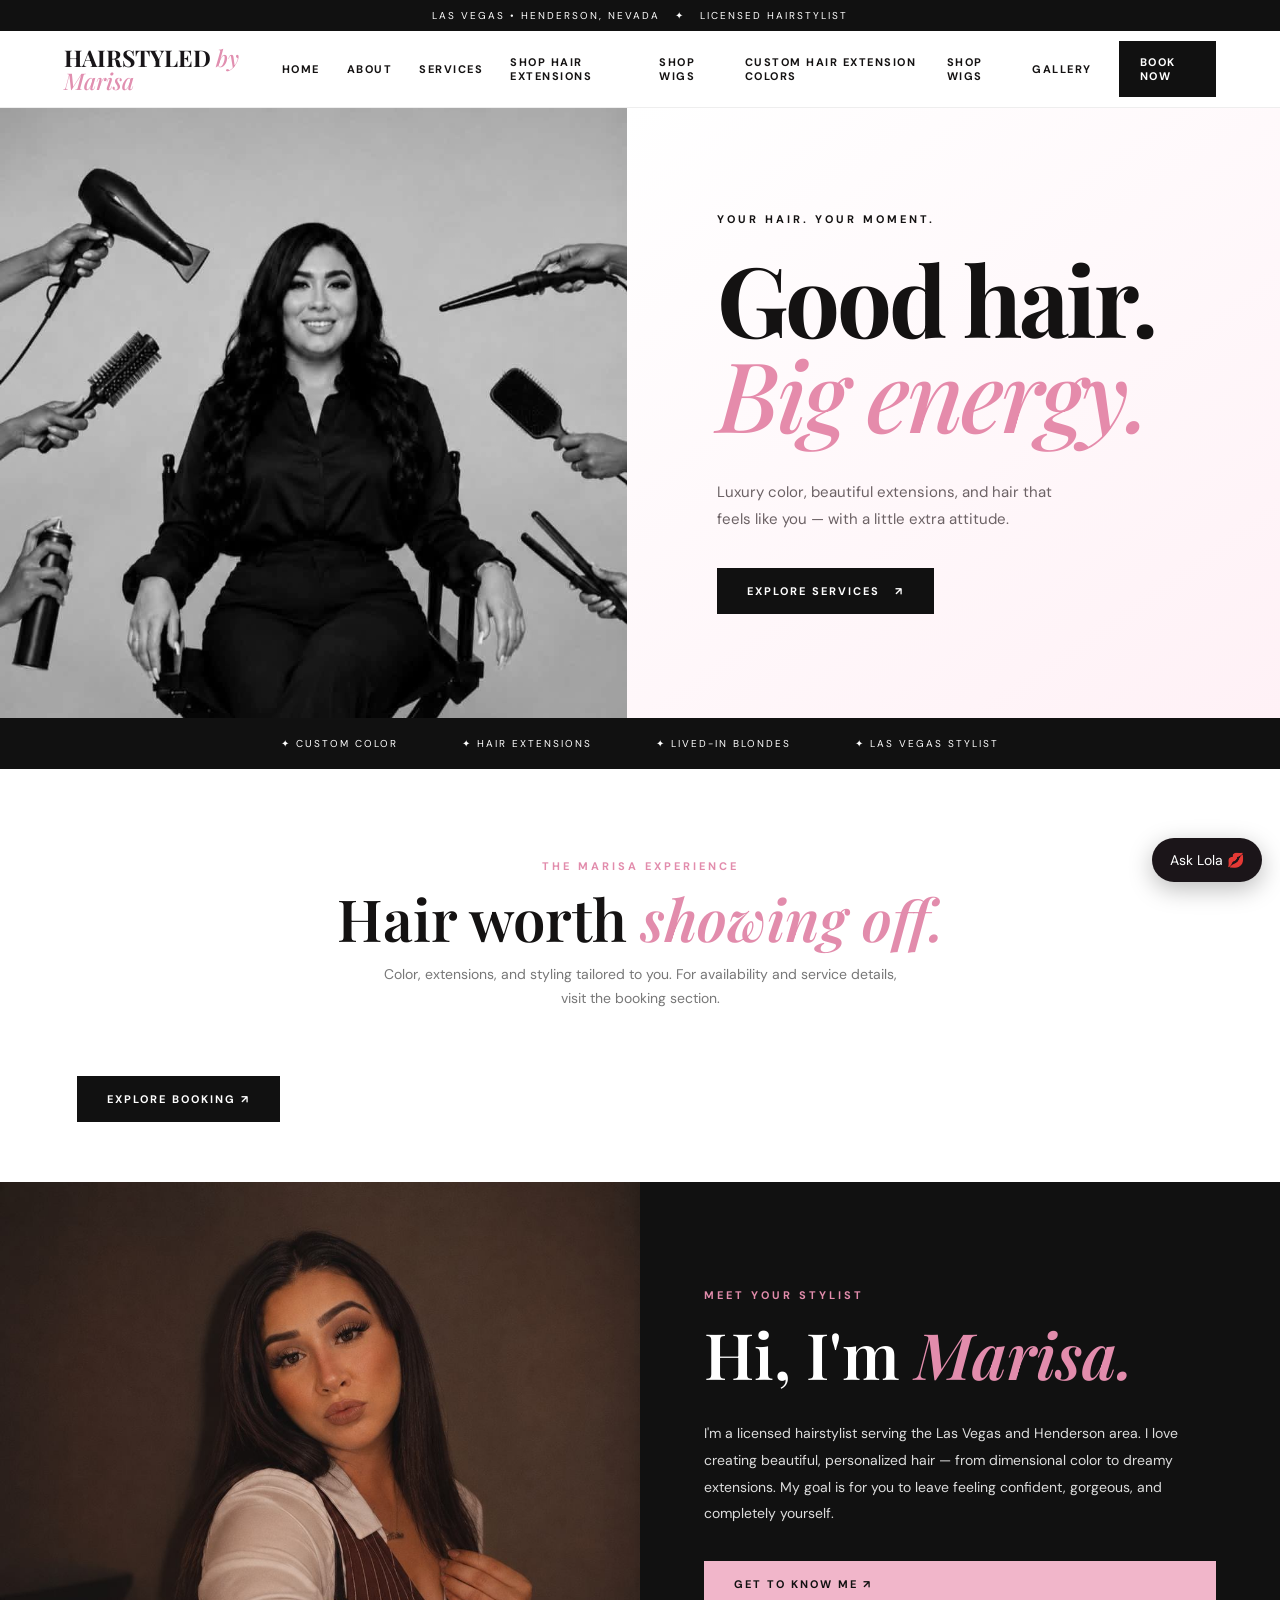
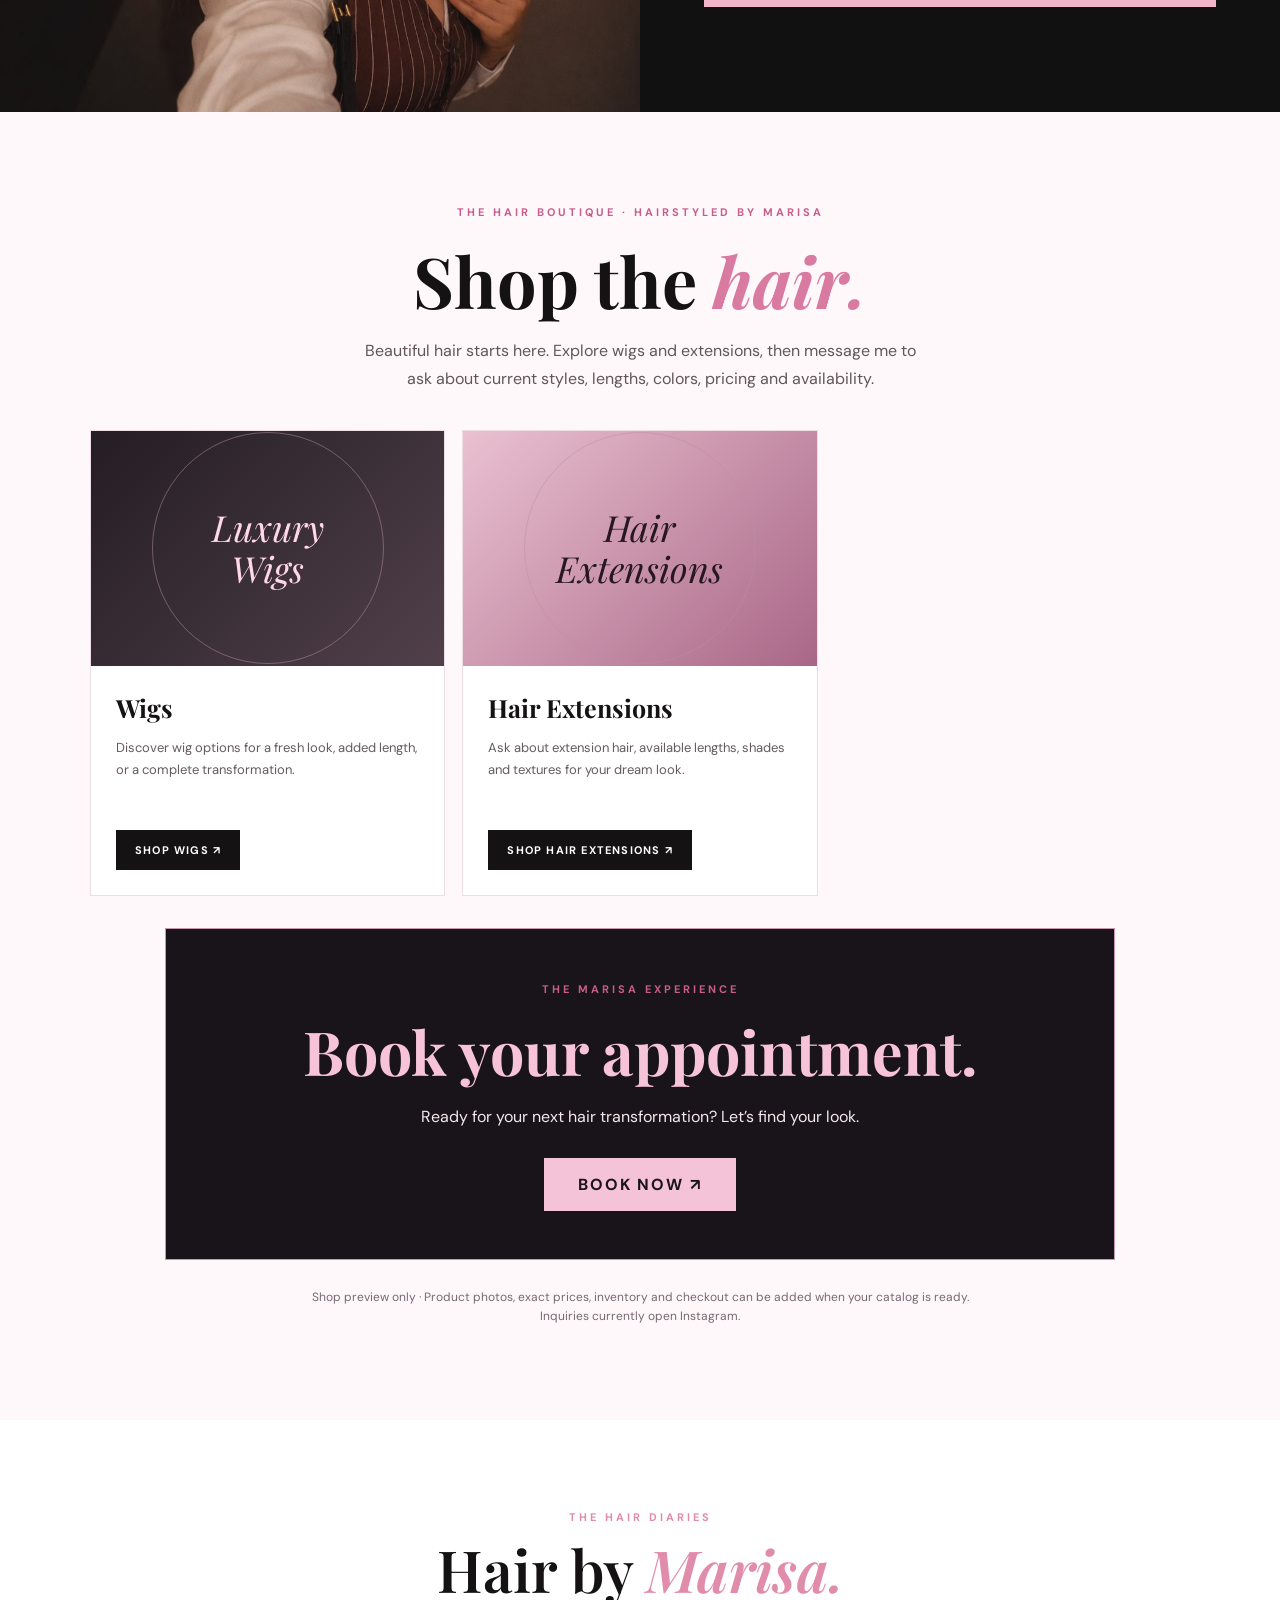
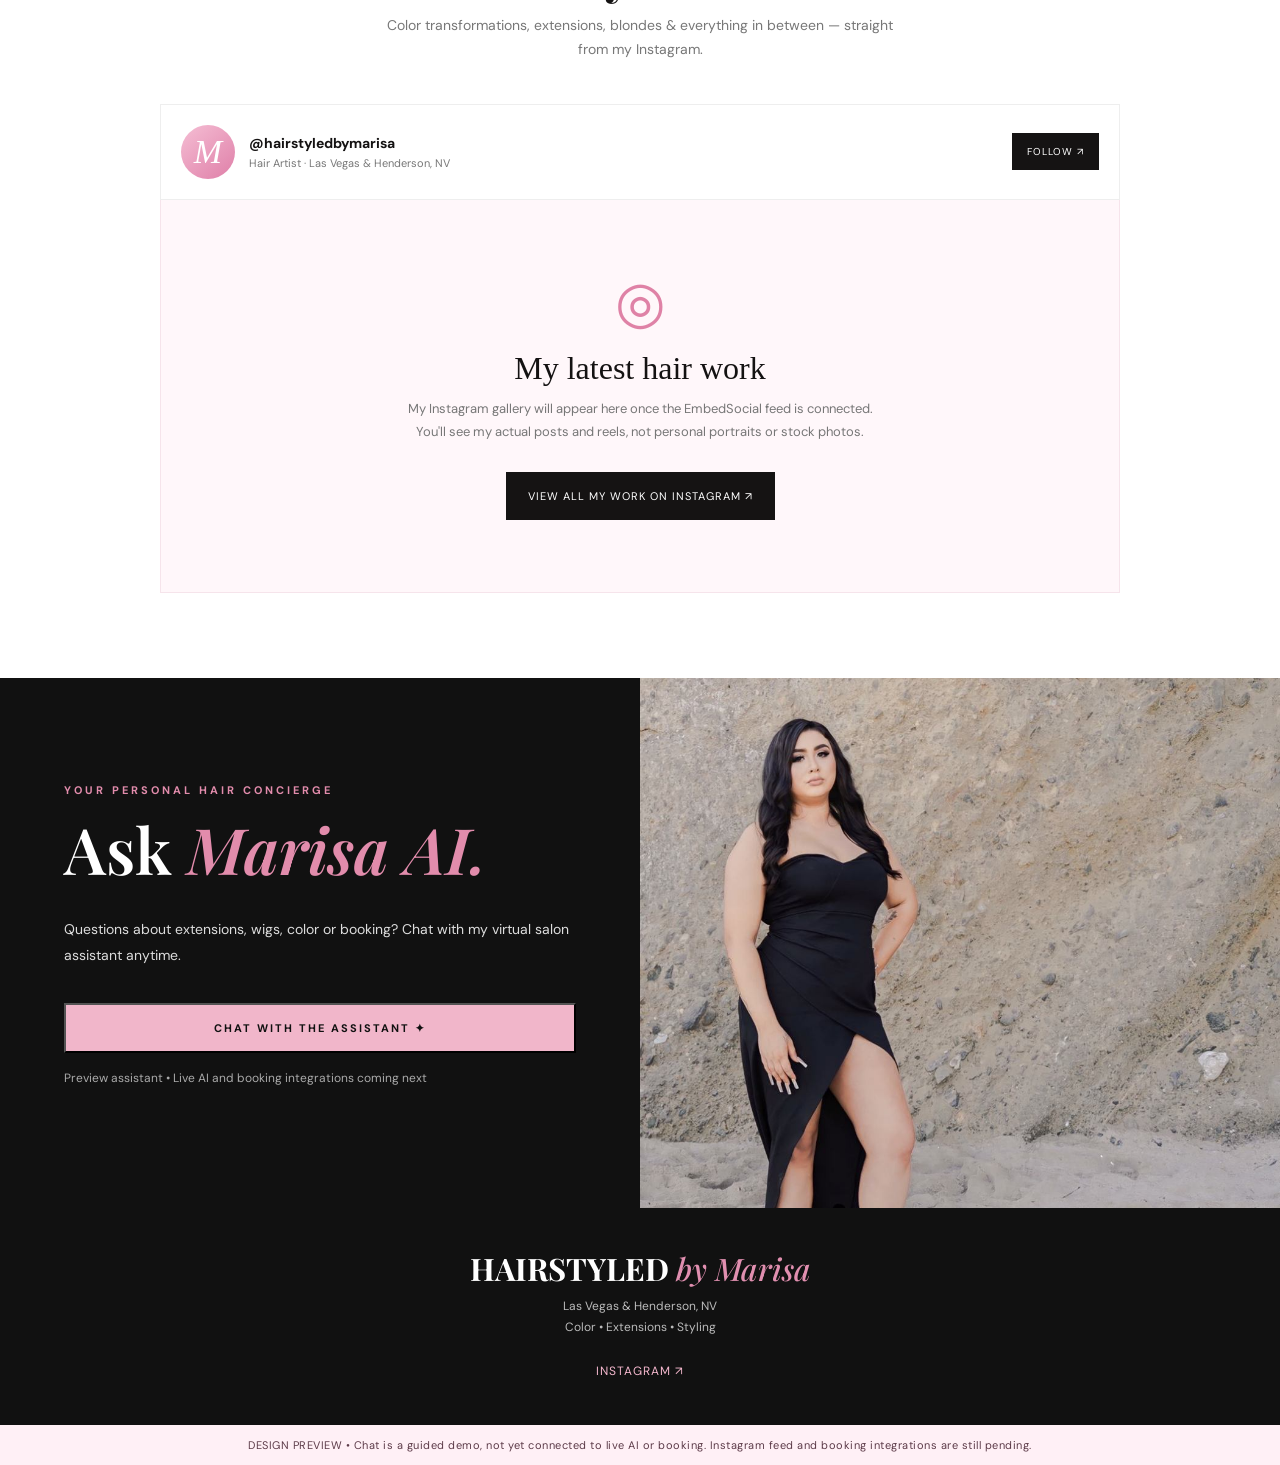
<file: index_fixed_lola 3.html>
<!DOCTYPE html>

<html lang="en"><head><meta charset="utf-8"/><meta content="width=device-width,initial-scale=1" name="viewport"/><title>Hairstyled by Marisa — Preview</title><link href="https://fonts.googleapis.com" rel="preconnect"/><link crossorigin="" href="https://fonts.gstatic.com" rel="preconnect"/><link href="https://fonts.googleapis.com/css2?family=DM+Sans:wght@400;500;600;700&amp;family=Playfair+Display:ital,wght@0,500;0,600;0,700;1,500;1,600&amp;display=swap" rel="stylesheet"/><style>
:root{--pink:#f3b8cd;--hot:#e77ca7;--black:#141212;--cream:#fff9fb}*{box-sizing:border-box}html{scroll-behavior:smooth}body{margin:0;background:white;color:var(--black);font-family:'DM Sans',Arial,sans-serif}button,a{font:inherit}a{text-decoration:none;color:inherit}.top{background:#111;color:white;text-align:center;padding:9px 10px;font-size:10px;letter-spacing:2px;text-transform:uppercase}.nav{height:77px;display:flex;align-items:center;justify-content:space-between;padding:0 5%;background:white;position:sticky;top:0;z-index:9;border-bottom:1px solid #eee}.logo{font-family:'Playfair Display',Georgia,serif;font-weight:700;font-size:23px;line-height:1;color:#181518}.logo em{font-style:italic;color:#e18fb0;font-weight:500}.navlinks{display:flex;align-items:center;gap:27px;font-size:11px;text-transform:uppercase;letter-spacing:1.5px;font-weight:700}.navlinks a:hover{color:var(--hot)}.navlinks .book{background:#111;color:white;padding:14px 21px}.menu{display:none;background:none;border:0;font-size:26px}.hero{min-height:610px;display:grid;grid-template-columns:49% 51%;background:#faf7f7}.heroimg{min-height:610px;background-image:url('[data-uri]');background-size:cover;background-position:center 36%;filter:grayscale(100%)}.herotxt{display:flex;flex-direction:column;justify-content:center;align-items:flex-start;padding:60px 7vw;background:linear-gradient(145deg,#fff,#fff1f6)}.eyebrow{font-size:11px;font-weight:700;letter-spacing:3px;text-transform:uppercase}.herotxt h1{font-family:'Playfair Display',Georgia,serif;font-size:clamp(54px,7.6vw,112px);line-height:.98;letter-spacing:-3px;margin:24px 0}.herotxt h1 i{color:#e58bab;font-weight:500}.herotxt p{font-size:15px;line-height:1.8;max-width:370px;color:#6c6265}.cta{display:inline-block;background:#111;color:white;padding:16px 30px;margin-top:20px;font-size:11px;font-weight:700;letter-spacing:2px;text-transform:uppercase}.cta.light{background:#f1b6ca;color:#111}.strip{background:#111;color:#fff;display:flex;justify-content:center;gap:5vw;padding:19px 10px;text-align:center;font-size:10px;letter-spacing:2px;text-transform:uppercase}.section{padding:85px 6%}.sectionhead{text-align:center;margin-bottom:42px}.sectionhead h2{font:600 clamp(35px,5vw,58px)/1.1 'Playfair Display',Georgia,serif;margin:12px 0}.sectionhead p{color:#777;max-width:520px;margin:0 auto;line-height:1.7;font-size:14px}.pink{color:#e28cac}.tiles{display:grid;grid-template-columns:repeat(3,1fr);gap:13px}.tile{position:relative;min-height:345px;background:#161616;overflow:hidden}.tile img{width:100%;height:345px;object-fit:cover;filter:grayscale(100%);opacity:.75}.tile:after{content:'';position:absolute;inset:40% 0 0;background:linear-gradient(transparent,rgba(0,0,0,.8))}.tile .overlay{position:absolute;z-index:1;bottom:24px;left:23px;color:white}.overlay h3{font:600 30px 'Playfair Display',Georgia,serif;margin:0 0 8px}.overlay span{font-size:10px;letter-spacing:2px;text-transform:uppercase;color:#f7c4d8}.feature{display:grid;grid-template-columns:1fr 1fr;background:#111;color:#fff}.feature img{width:100%;height:530px;object-fit:cover;object-position:center 22%}.featuretxt{padding:60px 10%;display:flex;flex-direction:column;justify-content:center}.featuretxt h2{font:600 clamp(38px,5vw,68px)/1.07 'Playfair Display',Georgia,serif;margin:18px 0}.featuretxt p{line-height:1.9;color:#ddd;font-size:14px}.gallery{display:grid;grid-template-columns:repeat(4,1fr);gap:9px}.gallery img{width:100%;aspect-ratio:3/4;object-fit:cover}.gallery img:first-child{object-position:20% center}.footer{padding:45px 6%;background:#111;color:white;text-align:center}.footer .logo{color:white;font-size:31px}.footer p{font-size:12px;color:#bbb;line-height:1.8}.social{display:inline-block;color:#f5b8ce;font-size:12px;letter-spacing:1px;margin-top:12px}.note{background:#fff0f6;text-align:center;padding:13px;font-size:11px;letter-spacing:.5px;color:#5d3b49}.mobilemenu{display:none}#about,#services,#gallery,#contact{scroll-margin-top:80px}@media(max-width:700px){.nav{height:68px;padding:0 18px}.logo{font-size:19px}.navlinks{display:none}.menu{display:block}.mobilemenu.open{display:flex;flex-direction:column;gap:0;position:fixed;z-index:12;top:100px;right:0;left:0;background:white;box-shadow:0 15px 25px #0002}.mobilemenu a{padding:17px 24px;border-bottom:1px solid #eee;font-size:12px;letter-spacing:2px;text-transform:uppercase}.hero{display:flex;flex-direction:column}.heroimg{min-height:440px;background-position:center 32%}.herotxt{padding:46px 25px 60px}.herotxt h1{font-size:65px}.strip{gap:10px;font-size:8px;flex-wrap:wrap}.strip span{width:44%}.section{padding:62px 18px}.tiles{grid-template-columns:1fr;gap:12px}.tile,.tile img{height:315px;min-height:315px}.feature{grid-template-columns:1fr}.feature img{height:430px}.featuretxt{padding:48px 25px 60px}.gallery{grid-template-columns:repeat(2,1fr)}.sectionhead h2{font-size:41px}}
</style><style>
#shop{scroll-margin-top:80px;background:#fff8fb;padding:88px 5% 94px;text-align:center}#shop .shop-kicker{letter-spacing:3px;text-transform:uppercase;color:#c75d8a;font-size:11px;font-weight:700}#shop h2{font-family:'Playfair Display',Georgia,serif;font-size:clamp(38px,6vw,70px);margin:12px 0 10px}#shop h2 em{color:#d97aa1}#shop .shopintro{max-width:570px;margin:0 auto 38px;line-height:1.7;color:#60565b}#shop .shopgrid{display:grid;grid-template-columns:repeat(3,minmax(0,1fr));gap:17px;max-width:1100px;margin:auto}#shop .shopcard{background:white;border:1px solid #f0dce4;text-align:left;overflow:hidden}#shop .shopvisual{height:235px;display:flex;align-items:center;justify-content:center;position:relative;overflow:hidden;background:linear-gradient(135deg,#241d23,#51404a)}#shop .shopvisual:before{content:'';position:absolute;width:230px;height:230px;border:1px solid #b890a4;border-radius:50%;opacity:.5}#shop .shopvisual span{position:relative;color:#ffd8e8;font-family:'Playfair Display',Georgia,serif;font-size:36px;font-style:italic;text-align:center;line-height:1.15}#shop .shopcard:nth-child(2) .shopvisual{background:linear-gradient(135deg,#eac1d1,#a96787)}#shop .shopcard:nth-child(2) .shopvisual span{color:#271720}#shop .shopcard:nth-child(3) .shopvisual{background:linear-gradient(135deg,#262124,#76636a)}#shop .shopdetails{padding:25px}#shop .shopdetails h3{font-family:'Playfair Display',Georgia,serif;font-size:25px;margin:0 0 9px}#shop .shopdetails p{font-size:13px;line-height:1.7;color:#655b60;min-height:66px}#shop .shoplink{display:inline-block;margin-top:14px;padding:13px 19px;background:#141212;color:#fff;font-size:11px;letter-spacing:1.2px;text-transform:uppercase;font-weight:700}#shop .shopnote{margin:28px auto 0;color:#756971;font-size:12px;max-width:660px;line-height:1.6}@media(max-width:720px){#shop{padding:65px 5%}#shop .shopgrid{grid-template-columns:1fr}#shop .shopvisual{height:190px}#shop .shopdetails p{min-height:0}}
</style><style>
.shop-booking{background:#191419;color:#fff;margin:32px auto 0;padding:48px 22px;text-align:center;max-width:950px;border:1px solid #c997ad}
.shop-booking h3{font-family:"Playfair Display",serif;font-size:clamp(2rem,5vw,3.8rem);margin:12px 0;color:#f6c3d8}
.shop-booking p{color:#f5e8ed;margin:0 auto 28px;max-width:440px;line-height:1.7}
.shop-book-button{display:inline-block;background:#f5c3d7;color:#1b1519;text-decoration:none;font-weight:700;letter-spacing:.12em;padding:16px 34px}
#services{padding-bottom:60px}#services .cta{display:inline-block;margin-top:24px}
</style><style>.insta-profile{display:flex;align-items:center;gap:14px;border:1px solid #eee;padding:20px;max-width:960px;margin:0 auto 0;background:#fff}.insta-avatar{width:54px;height:54px;border-radius:50%;background:linear-gradient(140deg,#f5bed4,#df7fa8);color:white;display:grid;place-items:center;font:italic 34px Georgia,serif;flex-shrink:0}.insta-details{display:flex;flex-direction:column;gap:4px;flex:1;min-width:0}.insta-details strong{font-size:14px}.insta-details span{font-size:11px;color:#777}.insta-follow{background:#151313;color:white;padding:12px 15px;font-size:10px;letter-spacing:1px;white-space:nowrap}.insta-feed{max-width:960px;margin:0 auto;text-align:center;background:#fff7fa;border:1px solid #f6e4eb;border-top:0;padding:64px 20px 72px}.insta-icon{font-size:58px;color:#df82a6}.insta-feed h3{font:normal 32px Georgia,serif;margin:10px 0}.insta-feed p{font-size:13px;line-height:1.8;color:#777;max-width:480px;margin:0 auto 28px}.insta-cta{display:inline-block;background:#151313;color:#fff;font-size:11px;letter-spacing:1px;padding:17px 22px}@media(max-width:520px){.insta-profile{padding:13px;gap:9px}.insta-avatar{width:44px;height:44px}.insta-details strong{font-size:12px}.insta-details span{font-size:10px}.insta-follow{font-size:9px;padding:11px}.insta-feed{padding:46px 18px 55px}}</style><style>
#hairchat{position:fixed;right:16px;bottom:18px;z-index:9999;width:min(390px,calc(100vw - 32px));height:min(590px,calc(100dvh - 70px));background:#fff;border:1px solid #efc7d8;box-shadow:0 18px 65px #0003;display:none;flex-direction:column;font-family:Arial,sans-serif;color:#20191c;border-radius:18px;overflow:hidden}#hairchat.open{display:flex}#hairchat header{background:#171316;color:white;padding:16px;display:flex;justify-content:space-between;align-items:center}#hairchat header strong{font-size:16px}#hairchat header small{display:block;color:#e7a6c2;margin-top:4px}#hairchat button{cursor:pointer}#hairchat .closechat{background:none;color:white;border:0;font-size:24px}#chatmessages{flex:1;overflow-y:auto;padding:15px;background:#fff9fb;display:flex;flex-direction:column;gap:10px}#chatmessages .bubble{padding:11px 13px;max-width:90%;font-size:14px;line-height:1.45;border-radius:14px;background:#fff;border:1px solid #f0d6e0;align-self:flex-start;white-space:pre-wrap}#chatmessages .bubble.mine{background:#22171c;color:#fff;align-self:flex-end;border:0}#hairchat .chatquick{padding:10px;display:flex;flex-wrap:wrap;gap:6px;border-top:1px solid #eee}#hairchat .chatquick button{border:1px solid #dba4ba;background:#fff;border-radius:18px;padding:7px 9px;font-size:12px;color:#6b2e49}#hairchat form{display:flex;padding:10px;gap:7px;border-top:1px solid #eee}#hairchat input{flex:1;min-width:0;border:1px solid #ddd;border-radius:8px;padding:11px;font-size:14px}#hairchat form button{background:#21181d;color:#fff;border:0;padding:0 16px;border-radius:8px}#hairchat .disclaimer{font-size:10px;color:#777;text-align:center;padding:0 8px 8px}#openChatBubble{position:fixed;right:18px;bottom:18px;z-index:9998;border:0;background:#1b1519;color:#fff;padding:13px 18px;border-radius:40px;box-shadow:0 7px 25px #0004;font-size:14px;cursor:pointer}
</style></head><body><div class="top">Las Vegas • Henderson, Nevada   ✦   Licensed hairstylist</div><nav class="nav"><a class="logo" href="#home">HAIRSTYLED <em>by Marisa</em></a><div class="navlinks"><a href="#home">Home</a><a href="#about">About</a><a href="#services">Services</a><a href="#shop">Shop Hair</a><a href="#gallery">Gallery</a><a class="book" href="https://hottiehair.com/staff/marisa-sanchez">Book Now</a></div><button aria-label="Open menu" class="menu" onclick="document.querySelector('.mobilemenu').classList.toggle('open')">☰</button></nav><div class="mobilemenu"><a href="#home">Home</a><a href="#about">About Marisa</a><a href="#services">Services</a>
<a href="https://hottiehair.com/shop">Shop Hair Extensions</a>
<a href="#shop-wigs">Shop Wigs</a>
<a href="#custom-colors">Custom Hair Extension Colors</a>
<a href="#gallery">Gallery</a><a href="https://hottiehair.com/staff/marisa-sanchez">Book Now</a></div><main><section class="hero" id="home"><div aria-label="Marisa seated in salon chair" class="heroimg" role="img"></div><div class="herotxt"><span class="eyebrow">Your hair. Your moment.</span><h1>Good hair.<br/><i>Big energy.</i></h1><p>Luxury color, beautiful extensions, and hair that feels like you — with a little extra attitude.</p><a class="cta" href="#services">Explore Services   ↗</a></div></section><div class="strip"><span>✦ Custom Color</span><span>✦ Hair Extensions</span><span>✦ Lived-In Blondes</span><span>✦ Las Vegas Stylist</span></div><section class="section" id="services"><div class="sectionhead"><span class="eyebrow pink">The Marisa experience</span><h2>Hair worth <i class="pink">showing off.</i></h2><p>Color, extensions, and styling tailored to you. For availability and service details, visit the booking section.</p></div><a class="cta" href="https://hottiehair.com/staff/marisa-sanchez">Explore Booking ↗</a></section><section class="feature" id="about"><img alt="Portrait of Marisa" src="[data-uri]"/><div class="featuretxt"><span class="eyebrow pink">Meet your stylist</span><h2>Hi, I'm <i class="pink">Marisa.</i></h2><p>I'm a licensed hairstylist serving the Las Vegas and Henderson area. I love creating beautiful, personalized hair — from dimensional color to dreamy extensions. My goal is for you to leave feeling confident, gorgeous, and completely yourself.</p><a class="cta light" href="https://www.instagram.com/hairstyledbymarisa/" rel="noopener" target="_blank">Get to Know Me ↗</a></div></section><section aria-label="Shop wigs and hair extensions" id="shop"><span class="shop-kicker">The Hair Boutique · Hairstyled by Marisa</span><h2>Shop the <em>hair.</em></h2><p class="shopintro">Beautiful hair starts here. Explore wigs and extensions, then message me to ask about current styles, lengths, colors, pricing and availability.</p><div class="shopgrid"><article class="shopcard"><div class="shopvisual"><span>Luxury<br/>Wigs</span></div><div class="shopdetails"><h3>Wigs</h3><p>Discover wig options for a fresh look, added length, or a complete transformation.</p><a class="shoplink" href="https://www.instagram.com/hairstyledbymarisa/" rel="noopener" target="_blank">Inquire About Wigs ↗</a></div></article><article class="shopcard"><div class="shopvisual"><span>Hair<br/>Extensions</span></div><div class="shopdetails"><h3>Hair Extensions</h3><p>Ask about extension hair, available lengths, shades and textures for your dream look.</p><a class="shoplink" href="https://www.instagram.com/hairstyledbymarisa/" rel="noopener" target="_blank">Inquire About Hair ↗</a></div></article></div><div class="shop-booking"><span class="shop-kicker">THE MARISA EXPERIENCE</span><h3>Book your appointment.</h3><p>Ready for your next hair transformation? Let’s find your look.</p><a class="shop-book-button" href="#contact">BOOK NOW ↗</a></div><p class="shopnote">Shop preview only · Product photos, exact prices, inventory and checkout can be added when your catalog is ready. Inquiries currently open Instagram.</p></section><section class="section" id="gallery"><div class="sectionhead"><span class="eyebrow pink">THE HAIR DIARIES</span><h2>Hair by <i class="pink">Marisa.</i></h2><p>Color transformations, extensions, blondes &amp; everything in between — straight from my Instagram.</p></div><div class="insta-profile"><div class="insta-avatar">M</div><div class="insta-details"><strong>@hairstyledbymarisa</strong><span>Hair Artist · Las Vegas &amp; Henderson, NV</span></div><a class="insta-follow" href="https://www.instagram.com/hairstyledbymarisa/" rel="noopener" target="_blank">FOLLOW ↗</a></div><div class="insta-feed"><div class="insta-icon">◎</div><h3>My latest hair work</h3><p>My Instagram gallery will appear here once the EmbedSocial feed is connected. You'll see my actual posts and reels, not personal portraits or stock photos.</p><a class="insta-cta" href="https://www.instagram.com/hairstyledbymarisa/" rel="noopener" target="_blank">VIEW ALL MY WORK ON INSTAGRAM ↗</a></div></section><section class="feature" id="contact"><div class="featuretxt"><span class="eyebrow pink">YOUR PERSONAL HAIR CONCIERGE</span><h2>Ask <i class="pink">Marisa AI.</i></h2><p>Questions about extensions, wigs, color or booking? Chat with my virtual salon assistant anytime.</p><button class="cta light" onclick="openHairChat()" type="button">CHAT WITH THE ASSISTANT ✦</button><p style="font-size:12px;margin-top:14px;opacity:.75">Preview assistant • Live AI and booking integrations coming next</p></div><img alt="Marisa dressed in black" src="[data-uri]"/></section></main><footer class="footer"><div class="logo">HAIRSTYLED <em>by Marisa</em></div><p>Las Vegas &amp; Henderson, NV<br/>Color • Extensions • Styling</p><a class="social" href="https://www.instagram.com/hairstyledbymarisa/" rel="noopener" target="_blank">INSTAGRAM ↗</a></footer><div class="note">DESIGN PREVIEW • Chat is a guided demo, not yet connected to live AI or booking. Instagram feed and booking integrations are still pending.</div><script>document.querySelectorAll('.mobilemenu a').forEach(a=>a.addEventListener('click',()=>document.querySelector('.mobilemenu').classList.remove('open')))</script><button id="openChatBubble" onclick="openHairChat()" type="button">✦ Ask Marisa AI</button><div aria-label="Marisa salon assistant" id="hairchat" role="dialog"><header><div><strong>✦ Lola 💋 — Your Hair Concierge</strong><small>Your virtual salon bestie</small></div><button aria-label="Close" class="closechat" onclick="closeHairChat()" type="button">×</button></header><div aria-live="polite" id="chatmessages"><div class="bubble">Hi gorgeous! 💗 Welcome to Hairstyled by Marisa. I can help with extension methods, wigs, color, aftercare, and getting ready to book. What can I help you with?</div></div><div class="chatquick"><button onclick="quickHair('What extensions do you offer?')">Extensions</button><button onclick="quickHair('Tell me about wigs')">Wigs</button><button onclick="quickHair('How do I book?')">Booking</button><button onclick="quickHair('What are your prices?')">Pricing</button><button onclick="quickHair('What color services do you offer?')">Color</button></div><form id="hairchatForm"><input aria-label="Ask a question" id="hairchatInput" placeholder="Ask me anything about hair…" required=""/><button type="submit">Send</button></form><div class="disclaimer">Lola can answer questions, but appointments must be confirmed by Marisa. Please don't share sensitive personal details.</div></div><script>
function openHairChat(){document.getElementById('hairchat').classList.add('open');document.getElementById('openChatBubble').style.display='none';document.getElementById('hairchatInput').focus()}
function closeHairChat(){document.getElementById('hairchat').classList.remove('open');document.getElementById('openChatBubble').style.display='block'}
function addHairBubble(text,mine){const el=document.createElement('div');el.className='bubble'+(mine?' mine':'');el.textContent=text;const area=document.getElementById('chatmessages');area.appendChild(el);area.scrollTop=area.scrollHeight}
function quickHair(q){openHairChat();sendHairQuestion(q)}

async function sendHairQuestion(q){
  addHairBubble(q,true);

  try {
    const response = await fetch('/api/chat', {
      method: 'POST',
      headers: {'Content-Type': 'application/json'},
      body: JSON.stringify({message:q})
    });

    const data = await response.json();

    if (!response.ok) {
      throw new Error(data.error || 'Lola is unavailable');
    }

    addHairBubble(data.reply,false);

  } catch(error) {
    console.error('Lola error:',error);
    addHairBubble("Oops babe! I'm having a little technical trouble. Please try again in a moment. 💕",false);
  }
}

document.getElementById('hairchatForm').addEventListener('submit',function(e){e.preventDefault();const input=document.getElementById('hairchatInput');const q=input.value.trim();if(q){sendHairQuestion(q);input.value=''}});
</script><div class="embedsocial-hashtag" data-ref="cf12beaee9f17969c96d520def0b8096cb2934cb"></div>
<script src="https://embedsocial.com/cdn/ht.js"></script>
<script>
document.querySelectorAll('a, button').forEach(el => {
  if (el.textContent.trim().toLowerCase().includes('book now')) {
    el.onclick = function(e) {
      e.preventDefault();
      window.location.href = 'https://hottiehair.com/staff/marisa-sanchez';
    };
  }
});
</script>

<script>
document.querySelectorAll('a, button').forEach(el => {
  if (el.textContent.trim().toLowerCase().includes('shop hair extensions')) {
    el.onclick = function(e) {
      e.preventDefault();
      window.location.href = 'https://hottiehair.com/shop';
    };
  }
});
</script>

<script>
document.querySelectorAll('a').forEach(link => {
  if (/shop hair extensions|shop hair/i.test(link.textContent.trim())) {
    link.href = 'https://hottiehair.com/shop';
    link.onclick = function(e) {
      e.preventDefault();
      window.location.href = 'https://hottiehair.com/shop';
    };
  }
});
</script>

<script>
document.querySelectorAll('a, button').forEach(el => {
  if (el.textContent.trim().toLowerCase().includes('inquire about hair')) {
    el.onclick = function(e) {
      e.preventDefault();
      window.location.href = 'https://hottiehair.com/shop';
    };
    if (el.tagName === 'A') {
      el.href = 'https://hottiehair.com/shop';
    }
  }
});
</script>
<script>
document.addEventListener("DOMContentLoaded", function () {
  const hairURL = "https://hottiehair.com/shop";

  document.querySelectorAll("a").forEach(function(a) {
    const label = a.textContent.trim().toLowerCase();

    if (label === "inquire about hair ↗" ||
        label === "inquire about hair extensions ↗" ||
        label === "shop hair") {
      a.textContent = "SHOP HAIR EXTENSIONS ↗";
      a.href = hairURL;
    }

    if (label === "inquire about wigs ↗") {
      a.textContent = "SHOP WIGS ↗";
    }
  });

  const menu = document.querySelector(".navlinks");
  if (menu) {
    const shopHair = [...menu.querySelectorAll("a")]
      .find(a => a.textContent.trim().toLowerCase().includes("shop hair"));

    if (shopHair) {
      shopHair.textContent = "SHOP HAIR EXTENSIONS";
      shopHair.href = hairURL;

      const wigs = document.createElement("a");
      wigs.textContent = "SHOP WIGS";
      wigs.href = "#shop";
      shopHair.after(wigs);
    }
  }
});
</script>






<script>
document.addEventListener("DOMContentLoaded", function () {
  const links = [...document.querySelectorAll("a")];
  const hairTab = links.find(a =>
    /^shop hair( extensions)?\s*↗?$/i.test(a.textContent.trim())
  );

  if (!hairTab) return;

  hairTab.textContent = "SHOP HAIR EXTENSIONS";
  hairTab.href = "https://hottiehair.com/shop";

  const wigsTab = hairTab.cloneNode(true);
  wigsTab.textContent = "SHOP WIGS";
  wigsTab.href = "#shop";

  const customTab = hairTab.cloneNode(true);
  customTab.textContent = "CUSTOM HAIR EXTENSION COLORS";
  customTab.href = "#shop";

  hairTab.after(wigsTab, customTab);
});
</script>

<script>
document.addEventListener("DOMContentLoaded", function () {
  // Rename A1 buttons
  document.querySelectorAll("button, a").forEach(function(el) {
    if (/ask marisa|a1 assistant|ask a1/i.test(el.textContent)) {
      el.textContent = "Ask Lola 💋";
      el.addEventListener("click", function(e) {
        e.preventDefault();
        if (typeof window.openHairChat === "function") {
          window.openHairChat();
        } else {
          const chat = document.querySelector(
            "#hairChat, #hair-chat, .hair-chat"
          );
          if (chat) chat.style.display = "block";
        }
      });
    }
  });
});
</script>

<script>
window.addEventListener("load", function () {
  const chat = document.querySelector(
    "#hairChat, #hair-chat, .hair-chat"
  );

  if (!chat) return;

  chat.querySelectorAll("button").forEach(function (btn) {
    const label = btn.textContent.trim();

    if (/^(Extensions|Wigs|Booking|Pricing|Color)$/i.test(label)) {
      btn.onclick = function () {
        if (typeof window.sendHairQuestion === "function") {
          window.sendHairQuestion(label);
        }
      };
    }
  });
});
</script>
</body></html>
</file>
<file: shop.css>
*{box-sizing:border-box}body{margin:0;color:#fff1f7;background:#140f15;font:16px/1.55 system-ui,sans-serif}main{max-width:1080px;margin:auto;padding:22px clamp(14px,4vw,42px) 54px}header{display:flex;gap:14px;justify-content:space-between;align-items:center;border-bottom:1px solid #674156;padding-bottom:14px;font-family:Georgia}a{color:#ffd2e8}h1,h2,h3,p{margin:0}h1,h2{font-family:Georgia;font-weight:400;line-height:1.04}h1{font-size:clamp(55px,10vw,104px);letter-spacing:-.07em;margin:10px 0}h2{font-size:clamp(30px,6vw,46px);margin-bottom:12px}h3{font-size:18px}em{color:#f5a7ce}small{color:#f5a7ce;font-weight:750;letter-spacing:.1em;text-transform:uppercase}p{color:#e2cbd9}.hero{margin-top:16px;background:radial-gradient(ellipse at 93% 5%,#723952,#2c1c2b 73%);padding:clamp(22px,6vw,60px);border:1px solid #89516e;border-radius:20px}.hero p{max-width:470px}.links{margin-top:15px;display:flex;gap:10px;flex-wrap:wrap}.cta,button{display:inline-flex;align-items:center;justify-content:center;min-height:44px;padding:9px 14px;border-radius:9px;border:1px solid #f5a7ce;background:#f5a7ce;color:#2e1428;font:700 14px system-ui;text-decoration:none;cursor:pointer}.secondary{background:#2d202c;color:#ffeaf6;border-color:#97657f}section{margin:24px 0}.gallery,.columns,.fields{display:grid;grid-template-columns:repeat(2,minmax(0,1fr));gap:12px}.gallery{grid-template-columns:repeat(4,minmax(0,1fr));margin-top:14px}figure{margin:0;overflow:hidden;border:1px solid #644057;border-radius:13px;background:#281d29}figure img{display:block;width:100%;aspect-ratio:4/5;object-fit:cover}figcaption{padding:9px;font-size:14px}.panel{padding:clamp(16px,3vw,28px);background:#241924;border:1px solid #674156;border-radius:17px}.panel p,.panel button{margin-top:10px}form{display:grid;gap:11px;margin-top:16px}label{display:grid;gap:4px;color:#f4d9e8;font-size:14px}input,select,textarea{min-width:0;width:100%;padding:8px;min-height:44px;color:#fff1f7;background:#170f18;border:1px solid #946780;border-radius:8px;font:16px system-ui;color-scheme:dark}textarea{resize:vertical}pre{white-space:pre-wrap;overflow-wrap:anywhere;font:inherit;color:#ffe1ee}#bag [hidden]{display:none}button:focus-visible,a:focus-visible,input:focus-visible,select:focus-visible,textarea:focus-visible{outline:2px solid white;outline-offset:3px}@media(max-width:650px){.gallery{grid-template-columns:repeat(2,minmax(0,1fr))}.columns{grid-template-columns:minmax(0,1fr)}}

header nav,.choices{display:flex;flex-wrap:wrap;gap:10px}header a{text-decoration:none}.feature{display:grid;grid-template-columns:1fr 1fr;overflow:hidden;padding:0;background:radial-gradient(ellipse at 95% 5%,#743b58,#251829 75%)}.copy{padding:clamp(20px,5vw,55px);align-self:center}.feature img{display:block;width:100%;height:100%;max-height:625px;object-fit:contain;background:#211521}.display{overflow:hidden;perspective:850px;background:#211521}.display img{animation:turn 8s ease-in-out infinite}.paused img{animation-play-state:paused}@keyframes turn{0%,100%{transform:rotateY(-11deg) scale(1.025)}50%{transform:rotateY(11deg) scale(1.06)}}@media(prefers-reduced-motion:reduce){.display img{animation:none}#motion{display:none}}fieldset{min-width:0;margin:0;border:1px solid #674156;border-radius:10px;padding:12px}legend{color:#f4d9e8}.choices label{display:block;position:relative;cursor:pointer}.choices input{position:absolute;opacity:0;width:1px;min-height:1px}.choices span{display:inline-flex;align-items:center;padding:6px 12px;min-height:44px;border:1px solid #996481;border-radius:9px}.choices input:checked+span{background:#f5a7ce;color:#271322}.choices input:focus-visible+span{outline:2px solid white;outline-offset:2px}#photo-preview{display:block;max-height:160px;max-width:100%;border-radius:8px}[hidden]{display:none!important}@media(max-width:650px){.feature,.fields{grid-template-columns:1fr}.feature img{max-height:490px}}
</file>
